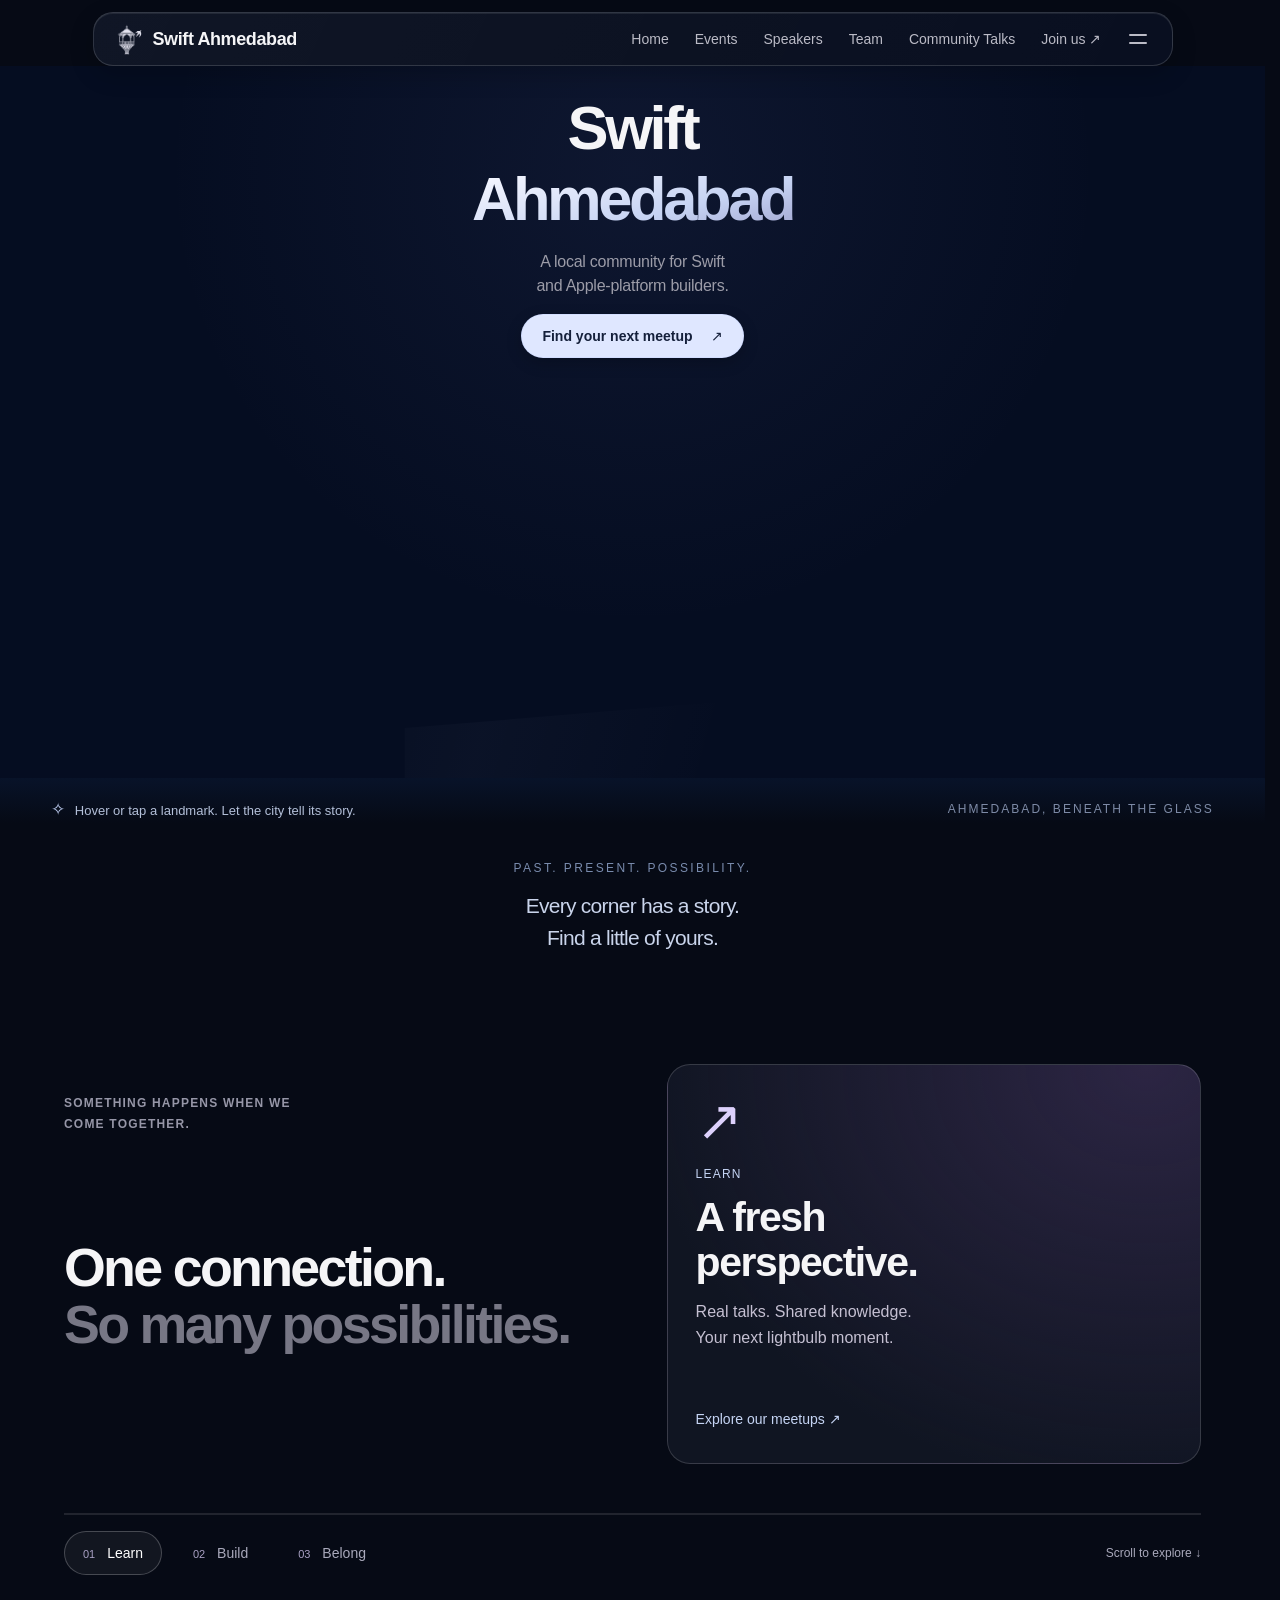
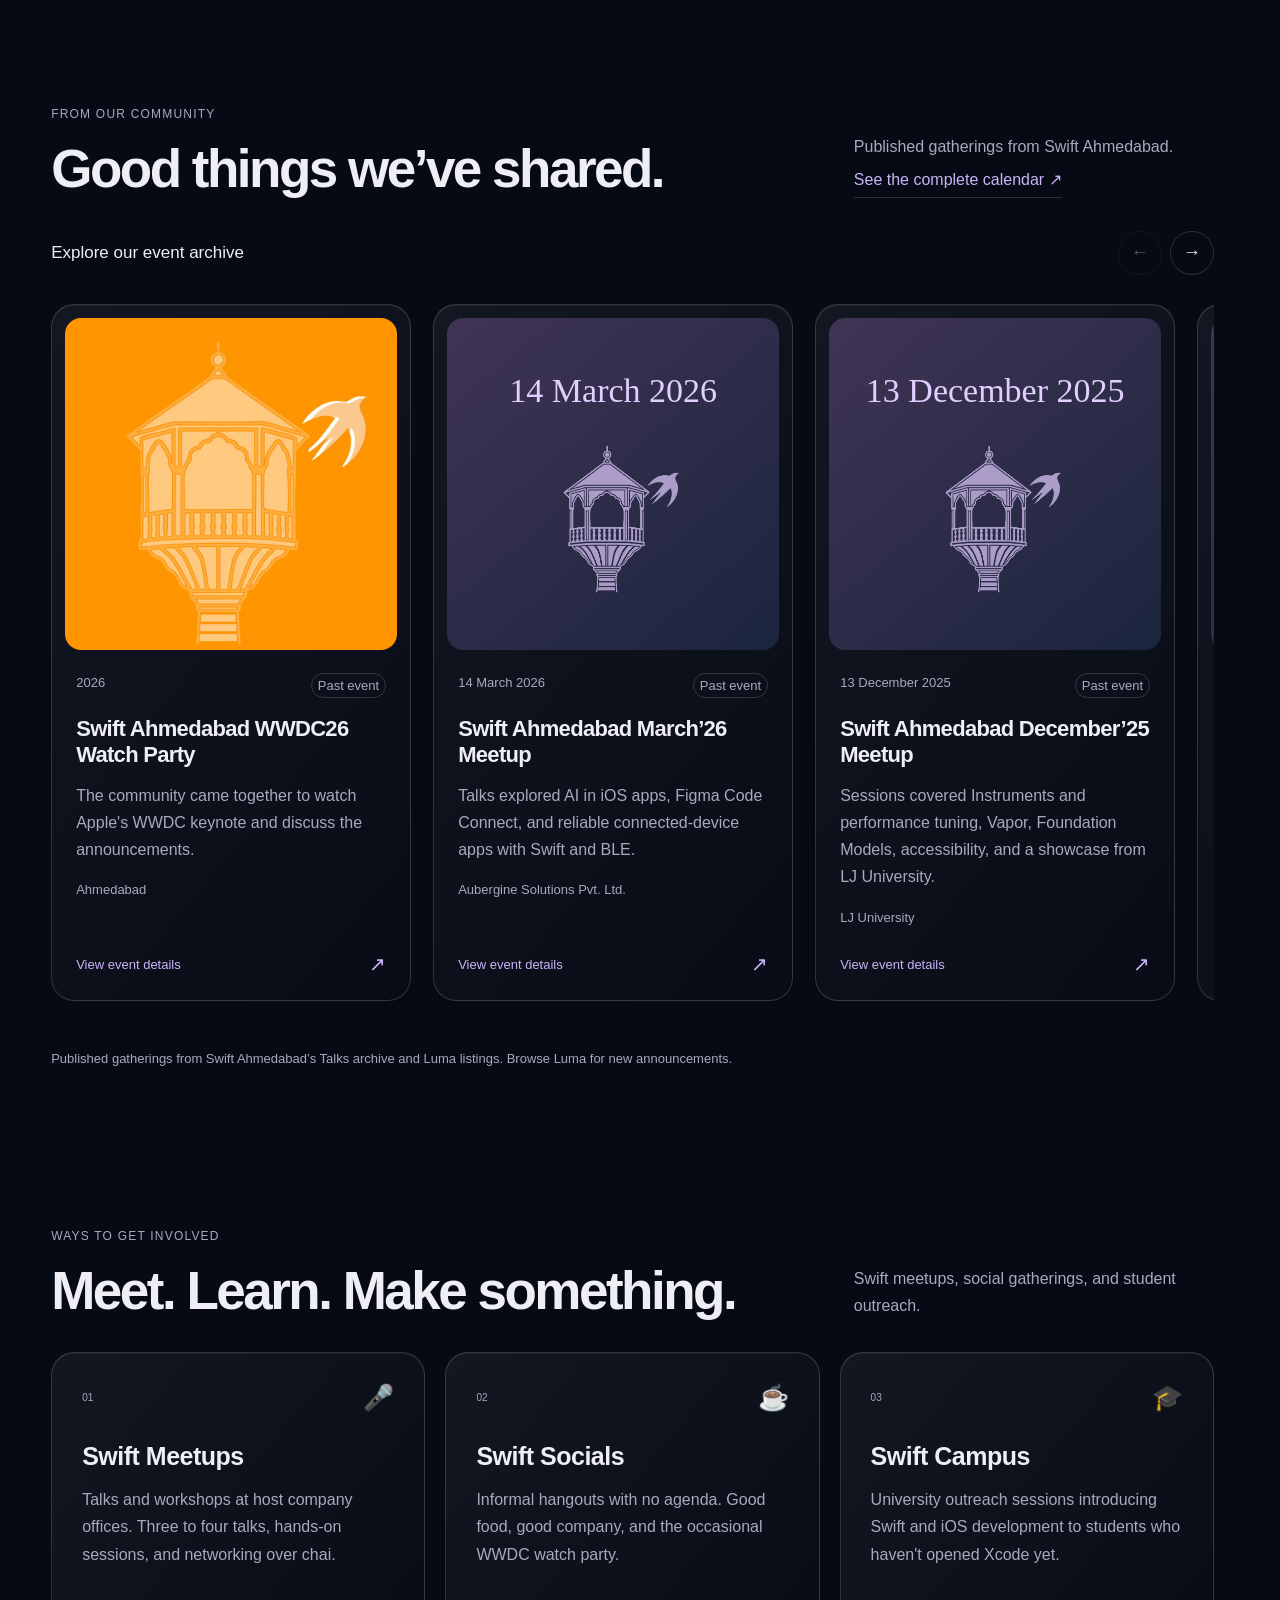
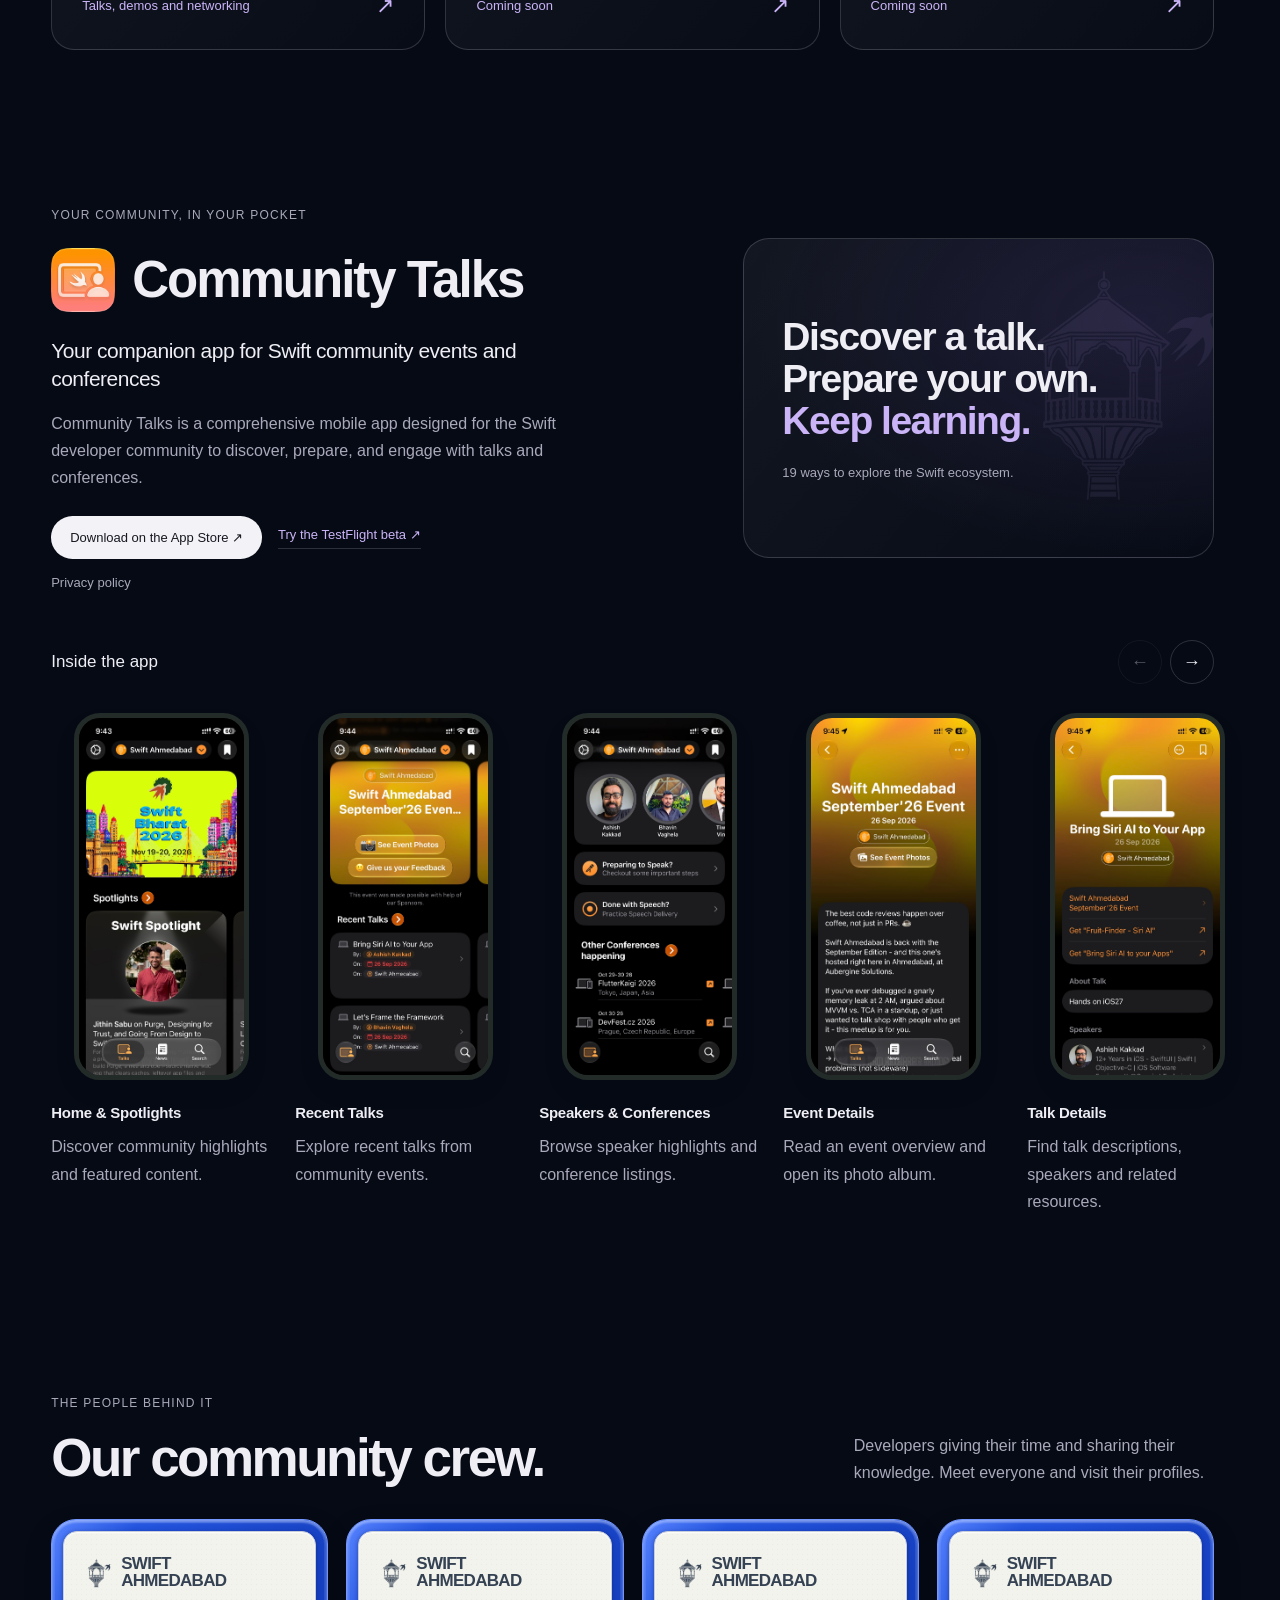
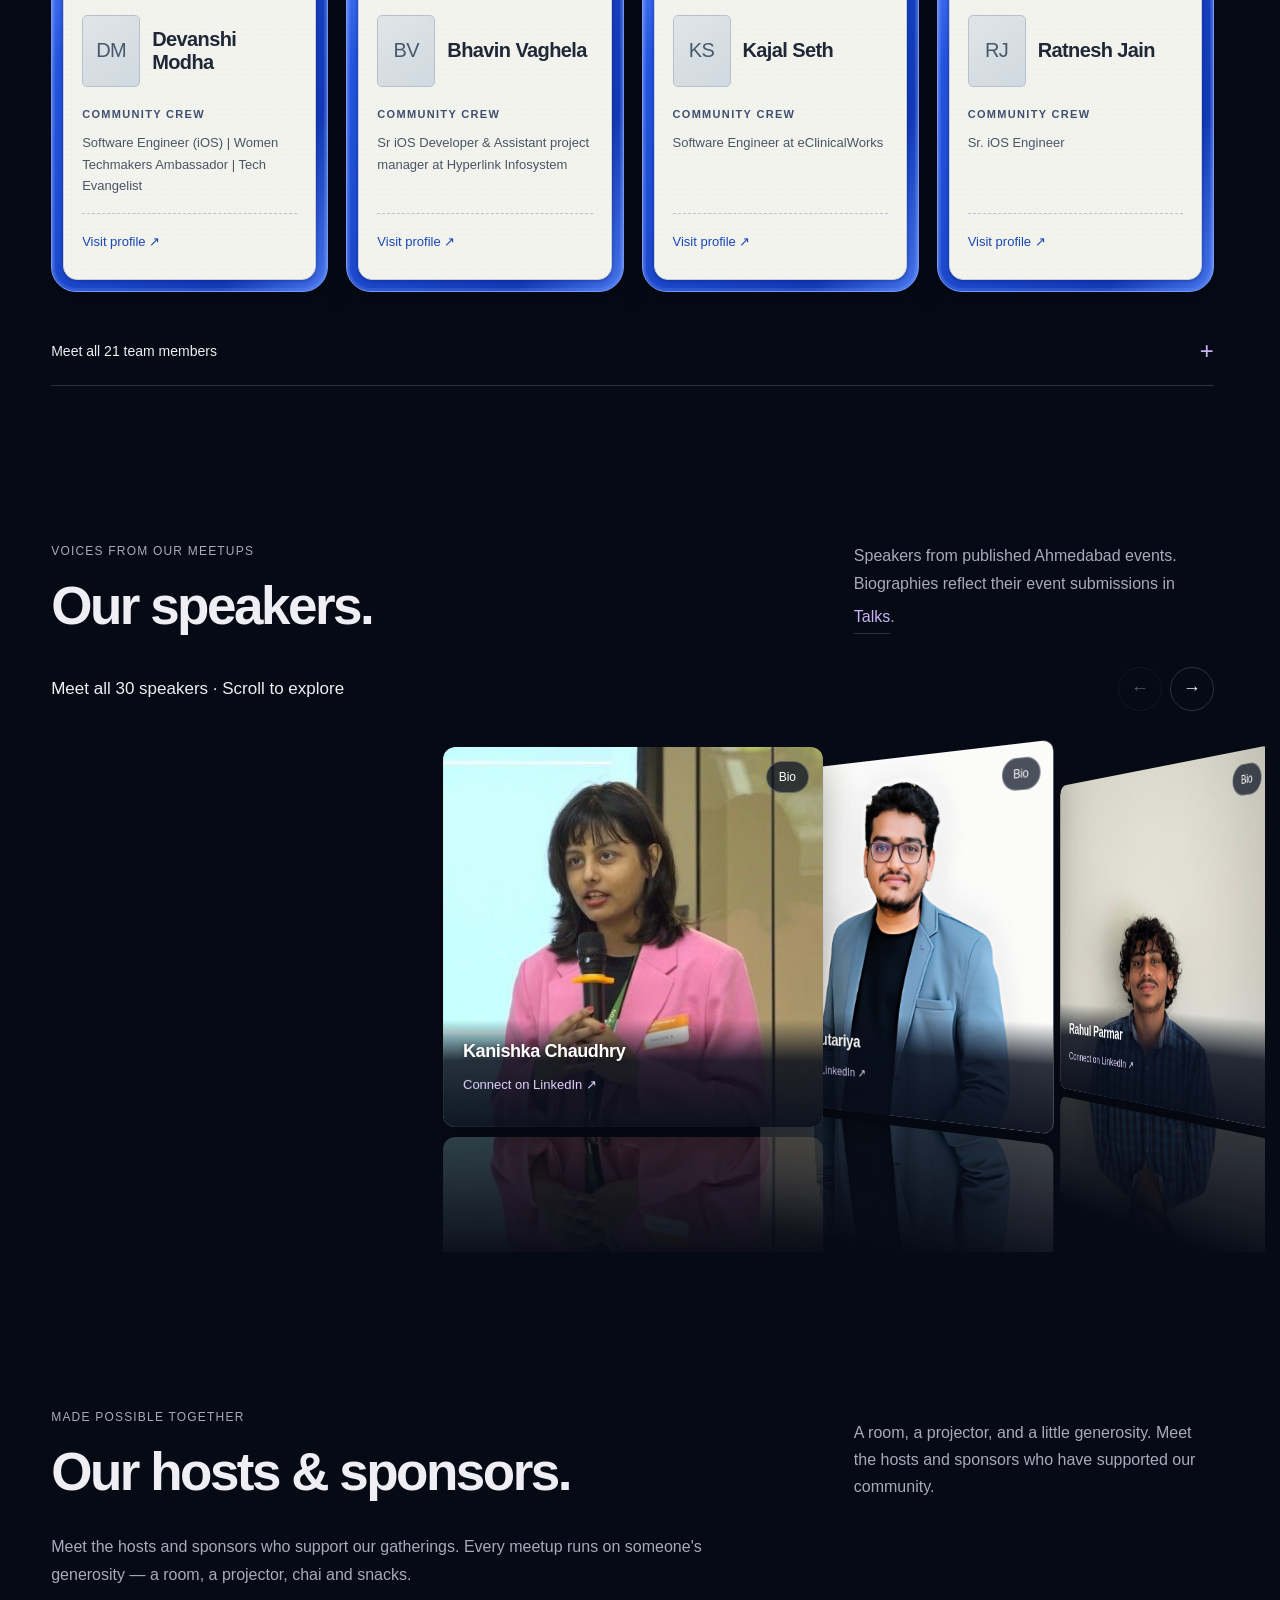
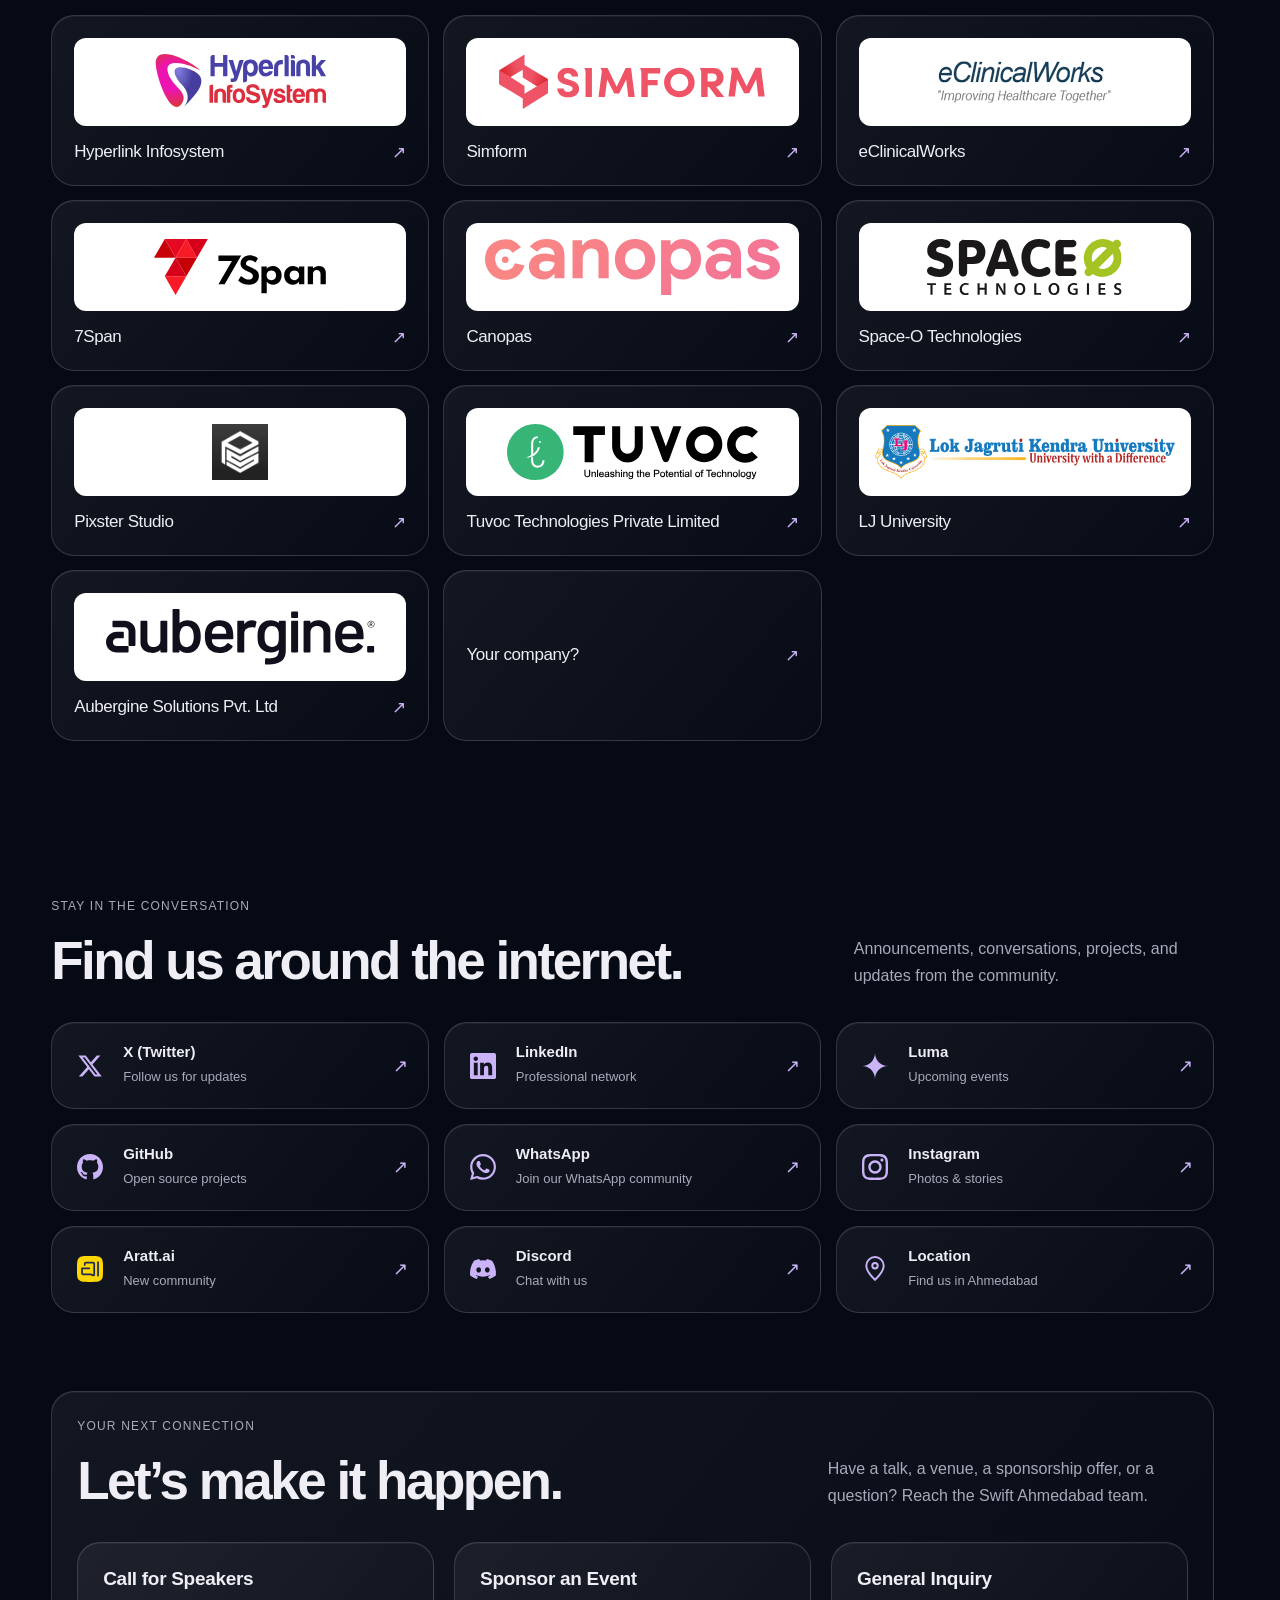
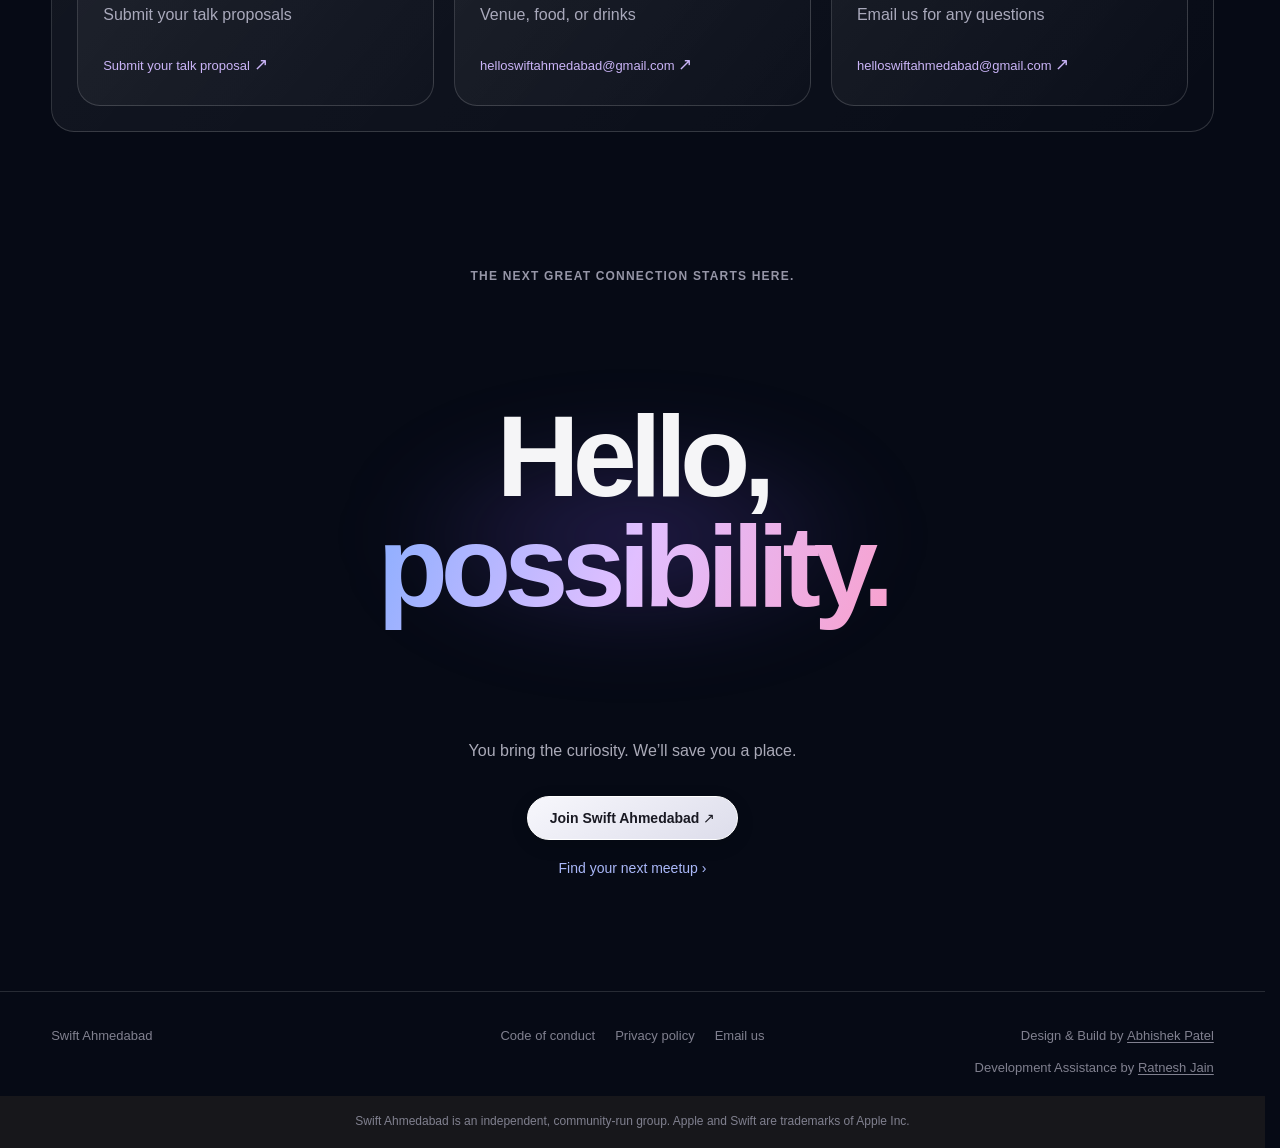
<file: index.html>
<!doctype html>
<html lang="en">
<head>
<meta charset="utf-8">
<meta name="viewport" content="width=device-width,initial-scale=1">
<title>Swift Ahmedabad · Swift developer community</title>
<meta name="description" content="Swift Ahmedabad: meetups, workshops, community events, our team, and Community Talks for Apple-platform developers.">
<link rel="icon" href="assets/swiftAhmedabad.jpg">
<link rel="stylesheet" href="designs.css?v=community-talks-connect-3">
<script src="designs.js?v=crew-profiles-1" defer></script>
<script type="module" src="cityscape.mjs?v=10"></script>
<script type="module" src="headline-glass.mjs?v=5"></script>
</head>
<body data-design="glass">
<a class="skip" href="#main">Skip to content</a>
<!-- RETIRED THEME CHOOSER — retained for restoration
<header class="comparison">
 <a href="#main" class="study-label"><svg aria-hidden="true"><use href="#bird"/></svg><span>SWIFT AHMEDABAD <b>COMMUNITY · INDIA</b></span></a>
 <div class="design-switch" role="group" aria-label="Choose a design">
  <button data-choice="glass" aria-pressed="true"><i></i><span>01</span> Liquid Night</button>
  <button data-choice="editorial" aria-pressed="false"><i></i><span>02</span> Open Studio</button>
  <button data-choice="aurora" aria-pressed="false"><i></i><span>03</span> City of Swift</button>
 </div>
 <span class="study-hint">MEET. BUILD. SHARE.</span>
</header>
-->
<div class="content-status" role="status" aria-live="polite" hidden><span>Loading community content…</span><button type="button" id="retry-content" hidden>Try again</button></div>
<noscript><p class="content-status">Enable JavaScript to view the team, events, and community directory. You can still <a href="https://lu.ma/user/swiftahmedabad">browse our event calendar</a>.</p></noscript>
<svg class="svg-defs" aria-hidden="true"><defs>
 <!-- One material treatment of the master keeps every reveal registered to the same pixels. -->
 <filter id="liquid-city-glass" color-interpolation-filters="sRGB"><feColorMatrix type="matrix" values=".1382 .4649 .0469 0 .005  .1531 .5149 .0520 0 .012  .2062 .6937 .0701 0 .043  0 0 0 1 0"/></filter>
 <mask id="ahmedabad-logo-mask" maskUnits="userSpaceOnUse" x="0" y="0" width="100" height="100" style="mask-type:alpha"><image href="assets/designs/ahmedabad-mark.png" width="100" height="100"/></mask>
 <symbol id="bird" viewBox="0 0 100 100"><rect width="100" height="100" mask="url(#ahmedabad-logo-mask)"/></symbol>
 <!-- Connect marks: existing bento brand paths; Luma from luma.com; confirmed Arattai geometry from its official producticon/arattai.svg. -->
 <symbol id="connect-twitter" viewBox="0 0 24 24"><path d="M18.244 2.25h3.308l-7.227 8.26 8.502 11.24H16.17l-5.214-6.817L4.99 21.75H1.68l7.73-8.835L1.254 2.25H8.08l4.713 6.231zm-1.161 17.52h1.833L7.084 4.126H5.117z"/></symbol>
 <symbol id="connect-linkedin" viewBox="0 0 24 24"><path d="M20.447 20.452h-3.554v-5.569c0-1.328-.027-3.037-1.852-3.037-1.853 0-2.136 1.445-2.136 2.939v5.667H9.351V9h3.414v1.561h.046c.477-.9 1.637-1.85 3.37-1.85 3.601 0 4.267 2.37 4.267 5.455v6.286zM5.337 7.433c-1.144 0-2.063-.926-2.063-2.065 0-1.138.92-2.063 2.063-2.063 1.14 0 2.064.925 2.064 2.063 0 1.139-.925 2.065-2.064 2.065zm1.782 13.019H3.555V9h3.564v11.452zM22.225 0H1.771C.792 0 0 .774 0 1.729v20.542C0 23.227.792 24 1.771 24h20.451C23.2 24 24 23.227 24 22.271V1.729C24 .774 23.2 0 22.222 0h.003z"/></symbol>
 <symbol id="connect-luma" viewBox="0 0 133 134"><path fill="currentColor" d="M133 67C96.282 67 66.5 36.994 66.5 0c0 36.994-29.782 67-66.5 67 36.718 0 66.5 30.006 66.5 67 0-36.994 29.782-67 66.5-67"></path></symbol>
 <symbol id="connect-github" viewBox="0 0 24 24"><path d="M12 0c-6.626 0-12 5.373-12 12 0 5.302 3.438 9.8 8.207 11.387.599.111.793-.261.793-.577v-2.234c-3.338.726-4.033-1.416-4.033-1.416-.546-1.387-1.333-1.756-1.333-1.756-1.089-.745.083-.729.083-.729 1.205.084 1.839 1.237 1.839 1.237 1.07 1.834 2.807 1.304 3.492.997.107-.775.418-1.305.762-1.604-2.665-.305-5.467-1.334-5.467-5.931 0-1.311.469-2.381 1.236-3.221-.124-.303-.535-1.524.117-3.176 0 0 1.008-.322 3.301 1.23.957-.266 1.983-.399 3.003-.404 1.02.005 2.047.138 3.006.404 2.291-1.552 3.297-1.23 3.297-1.23.653 1.653.242 2.874.118 3.176.77.84 1.235 1.911 1.235 3.221 0 4.609-2.807 5.624-5.479 5.921.43.372.823 1.102.823 2.222v3.293c0 .319.192.694.801.576 4.765-1.589 8.199-6.086 8.199-11.386 0-6.627-5.373-12-12-12z"/></symbol>
 <symbol id="connect-whatsapp" viewBox="0 0 24 24"><path d="M17.472 14.382c-.297-.149-1.758-.867-2.03-.967-.273-.099-.471-.148-.67.15-.197.297-.767.966-.94 1.164-.173.199-.347.223-.644.075-.297-.15-1.255-.463-2.39-1.475-.883-.788-1.48-1.761-1.653-2.059-.173-.297-.018-.458.13-.606.134-.133.298-.347.446-.52.149-.174.198-.298.298-.497.099-.198.05-.371-.025-.52-.075-.149-.669-1.612-.916-2.207-.242-.579-.487-.5-.669-.51-.173-.008-.371-.01-.57-.01-.198 0-.52.074-.792.372-.272.297-1.04 1.016-1.04 2.479 0 1.462 1.065 2.875 1.213 3.074.149.198 2.096 3.2 5.077 4.487.709.306 1.262.489 1.694.625.712.227 1.36.195 1.871.118.571-.085 1.758-.719 2.006-1.413.248-.694.248-1.289.173-1.413-.074-.124-.272-.198-.57-.347m-5.421 7.403h-.004a9.87 9.87 0 01-5.031-1.378l-.361-.214-3.741.982.998-3.648-.235-.374a9.86 9.86 0 01-1.51-5.26c.001-5.45 4.436-9.884 9.888-9.884 2.64 0 5.122 1.03 6.988 2.898a9.825 9.825 0 012.893 6.994c-.003 5.45-4.437 9.884-9.885 9.884m8.413-18.297A11.815 11.815 0 0012.05 0C5.495 0 .16 5.335.157 11.892c0 2.096.547 4.142 1.588 5.945L.057 24l6.305-1.654a11.882 11.882 0 005.683 1.448h.005c6.554 0 11.89-5.335 11.893-11.893a11.821 11.821 0 00-3.48-8.413z"/></symbol>
 <symbol id="connect-instagram" viewBox="0 0 24 24"><path d="M12 2.163c3.204 0 3.584.012 4.85.07 3.252.148 4.771 1.691 4.919 4.919.058 1.265.069 1.645.069 4.849 0 3.205-.012 3.584-.069 4.849-.149 3.225-1.664 4.771-4.919 4.919-1.266.058-1.644.07-4.85.07-3.204 0-3.584-.012-4.849-.07-3.26-.149-4.771-1.699-4.919-4.92-.058-1.265-.07-1.644-.07-4.849 0-3.204.013-3.583.07-4.849.149-3.227 1.664-4.771 4.919-4.919 1.266-.057 1.645-.069 4.849-.069zm0-2.163c-3.259 0-3.667.014-4.947.072-4.358.2-6.78 2.618-6.98 6.98-.059 1.281-.073 1.689-.073 4.948 0 3.259.014 3.668.072 4.948.2 4.358 2.618 6.78 6.98 6.98 1.281.058 1.689.072 4.948.072 3.259 0 3.668-.014 4.948-.072 4.354-.2 6.782-2.618 6.979-6.98.059-1.28.073-1.689.073-4.948 0-3.259-.014-3.667-.072-4.947-.196-4.354-2.617-6.78-6.979-6.98-1.281-.059-1.69-.073-4.949-.073zm0 5.838c-3.403 0-6.162 2.759-6.162 6.162s2.759 6.163 6.162 6.163 6.162-2.759 6.162-6.163c0-3.403-2.759-6.162-6.162-6.162zm0 10.162c-2.209 0-4-1.79-4-4 0-2.209 1.791-4 4-4s4 1.791 4 4c0 2.21-1.791 4-4 4zm6.406-11.845c-.796 0-1.441.645-1.441 1.44s.645 1.44 1.441 1.44c.795 0 1.439-.645 1.439-1.44s-.644-1.44-1.439-1.44z"/></symbol>
 <symbol id="connect-aratt" viewBox="0 0 1024 1024"><path fill="gold" d="M0,512C0,269.7,0,148.6,74.6,74.3,149.3,0,270.2,0,512,0S874.7,0,949.4,74.3c74.6,74.3,74.6,195.4,74.6,437.7s0,363.4-74.6,437.7c-74.6,74.3-195.5,74.3-437.4,74.3s-362.7,0-437.4-74.3C0,875.4,0,754.3,0,512Z" /><path fill="#1a2a5a" d="M636.3,800.6s0,0,0,0c-13.7,0-27.2-3.9-39.1-11.1l-54.3-33.3c-1.1-.7-2.3-1-3.6-1H237.2c-41.5,0-75.2-33.7-75.2-75.2v-190.7c0-18.9,15.3-34.2,34.2-34.2h289.8c18.9,0,34.2,15.3,34.2,34.2s-15.3,34.2-34.2,34.2h-255.6v156.5c0,3.8,3.1,6.8,6.8,6.8h302c13.9,0,27.4,3.8,39.3,11.1l54.3,33.2c2.3,1.4,4.6,1.4,6.9.1,2.3-1.3,3.5-3.3,3.5-6v-426.7c0-3.8-3.1-6.8-6.8-6.8h-290.1c-3.8,0-6.8,3.1-6.8,6.8v60.7c0,18.9-15.3,34.2-34.2,34.2s-34.2-15.3-34.2-34.2v-60.7c0-41.5,33.7-75.2,75.2-75.2h290.1c41.5,0,75.2,33.7,75.2,75.2v426.7c0,13.9-3.8,27.5-10.9,39.2-6.7,11-16.2,20.1-27.5,26.5-11.3,6.3-24,9.7-36.9,9.7Z" /><path fill="#1a2a5a" d="M827.8,812.8c-18.9,0-34.2-15.3-34.2-34.2V245.4c0-18.9,15.3-34.2,34.2-34.2s34.2,15.3,34.2,34.2v533.3c0,18.9-15.3,34.2-34.2,34.2Z" /></symbol>
 <symbol id="connect-discord" viewBox="0 0 24 24"><path d="M20.317 4.37a19.791 19.791 0 00-4.885-1.515.074.074 0 00-.079.037c-.21.375-.444.864-.608 1.25a18.27 18.27 0 00-5.487 0 12.64 12.64 0 00-.617-1.25.077.077 0 00-.079-.037A19.736 19.736 0 003.677 4.37a.07.07 0 00-.032.027C.533 9.046-.32 13.58.099 18.057a.082.082 0 00.031.057 19.9 19.9 0 005.993 3.03.078.078 0 00.084-.028 14.09 14.09 0 001.226-1.994.076.076 0 00-.041-.106 13.107 13.107 0 01-1.872-.892.077.077 0 01-.008-.128 10.2 10.2 0 00.372-.292.074.074 0 01.077-.01c3.928 1.793 8.18 1.793 12.062 0a.074.074 0 01.078.01c.12.098.246.198.373.292a.077.077 0 01-.006.127 12.299 12.299 0 01-1.873.892.077.077 0 00-.041.107c.36.698.772 1.362 1.225 1.993a.076.076 0 00.084.028 19.839 19.839 0 006.002-3.03.077.077 0 00.032-.054c.5-5.177-.838-9.674-3.549-13.66a.061.061 0 00-.031-.03zM8.02 15.33c-1.183 0-2.157-1.085-2.157-2.419 0-1.333.956-2.419 2.157-2.419 1.21 0 2.176 1.096 2.157 2.42 0 1.333-.956 2.418-2.157 2.418zm7.975 0c-1.183 0-2.157-1.085-2.157-2.419 0-1.333.955-2.419 2.157-2.419 1.21 0 2.176 1.096 2.157 2.42 0 1.333-.946 2.418-2.157 2.418z"/></symbol>
 <symbol id="connect-maps" viewBox="0 0 24 24"><path d="M12 22s8-7 8-13a8 8 0 1 0-16 0c0 6 8 13 8 13Z" fill="none" stroke="currentColor" stroke-width="1.8"/><circle cx="12" cy="9" r="2.5" fill="none" stroke="currentColor" stroke-width="1.8"/></symbol>
<!-- RETIRED OPEN STUDIO DEFINITION
 <linearGradient id="studio-fill" x1="0" y1="0" x2="1" y2="1"><stop stop-color="#ebb679"/><stop offset=".45" stop-color="#bf6359"/><stop offset="1" stop-color="#8d4364"/></linearGradient>
-->
<!-- RETIRED DECORATIVE DEFINITION
 <symbol id="star" viewBox="0 0 100 100"><path d="m50 0 9 32 26-17-17 26 32 9-32 9 17 26-26-17-9 32-9-32-26 17 17-26L0 50l32-9-17-26 26 17Z"/></symbol>
-->
<!-- RETIRED DECORATIVE DEFINITION
 <symbol id="code" viewBox="0 0 24 24"><path d="m8 5-7 7 7 7m8-14 7 7-7 7m-3-17-2 24" fill="none" stroke="currentColor" stroke-width="1.5"/></symbol>
-->
<!-- RETIRED DECORATIVE DEFINITION
 <linearGradient id="glass-fill" x1="0" y1="0" x2="1" y2="1"><stop stop-color="#fff"/><stop offset=".32" stop-color="#c7ecff"/><stop offset=".56" stop-color="#ac9bf4"/><stop offset=".76" stop-color="#ffe6ee"/><stop offset="1" stop-color="#fff"/></linearGradient>
-->
</defs></svg>
<main id="main">
<!-- Liquid Night: one registered city composition with eight independent reveals. -->
<div class="world liquid-world" id="world-glass">
 <nav class="liquid-nav" aria-label="Main navigation">
  <div class="liquid-nav-inner">
   <a class="liquid-brand" href="#liquid-top" aria-label="Swift Ahmedabad home"><svg aria-hidden="true"><use href="#bird"/></svg>Swift Ahmedabad</a>
   <div class="liquid-nav-links">
    <a href="#liquid-top">Home</a><a href="#glass-events">Events</a><a href="#glass-speakers">Speakers</a><a href="#glass-team">Team</a><a href="#glass-app">Community Talks</a><a class="liquid-nav-join" href="https://chat.whatsapp.com/FlZuWzMf8ak8C8yAmfRRVf" target="_blank" rel="noopener noreferrer" data-link="whatsapp">Join us ↗</a>
    <details class="section-menu">
     <summary aria-label="Navigation menu"><span class="nav-menu-icon" aria-hidden="true"></span></summary>
     <div><a href="#liquid-top">Home</a><a href="#glass-events">Events</a><a href="#glass-speakers">Speakers</a><a href="#glass-team">Team</a><a href="#glass-app">Community Talks</a><a href="#glass-sponsors">Hosts & sponsors</a><a href="#glass-connect">Connect</a><a href="#glass-contact">Contact</a><a href="https://chat.whatsapp.com/FlZuWzMf8ak8C8yAmfRRVf" target="_blank" rel="noopener noreferrer" data-link="whatsapp">Join us ↗</a><button type="button" class="city-rotation" hidden>Pause city name rotation</button></div>
    </details>
   </div>
  </div>
 </nav>
 <section class="liquid-hero" id="liquid-top">
  <section class="liquid-cityscape" id="liquid-city" data-cityscape data-expanded-copy="true" aria-label="Explore Ahmedabad’s landmarks">
   <div class="liquid-hero-copy">
    <div class="city-title">
     <h1 aria-label="Swift Ahmedabad">Swift<span class="city-words" aria-hidden="true"><span lang="en" class="current">Ahmedabad</span><span lang="gu" hidden>અમદાવાદ</span><span lang="hi" hidden>अहमदाबाद</span></span></h1>
    </div>
    <p class="city-hero-subtitle">A local community for Swift and Apple-platform builders.</p><a class="liquid-button" href="https://lu.ma/user/swiftahmedabad" target="_blank" rel="noopener noreferrer" data-link="luma">Find your next meetup <span aria-hidden="true">↗</span></a>
   </div>
   <div class="cityscape-viewport"><div class="cityscape-stage">
    <picture class="cityscape-master" aria-hidden="true"><source media="(max-width: 767px)" srcset="assets/designs/liquid-city-portrait-v3.webp" width="900" height="1200"><img class="cityscape-base" src="assets/designs/liquid-city-desktop-v3.webp" width="1672" height="941" alt="" fetchpriority="high" decoding="async"></picture>
    <div class="cityscape-atmosphere" aria-hidden="true"></div>
    <div class="cityscape-artwork" aria-hidden="true">
     <div class="city-piece landmark-pol" data-artwork="pol"><picture><source media="(max-width: 767px)" data-color-src="assets/designs/liquid-city-portrait-v3.webp"><img class="landmark-color" data-color-src="assets/designs/liquid-city-desktop-v3.webp" width="1672" height="941" alt="" decoding="async" hidden></picture></div>
     <div class="city-piece landmark-jaali" data-artwork="jaali"><picture><source media="(max-width: 767px)" data-color-src="assets/designs/liquid-city-portrait-v3.webp"><img class="landmark-color" data-color-src="assets/designs/liquid-city-desktop-v3.webp" width="1672" height="941" alt="" decoding="async" hidden></picture></div>
     <div class="city-piece landmark-gate" data-artwork="gate"><picture><source media="(max-width: 767px)" data-color-src="assets/designs/liquid-city-portrait-v3.webp"><img class="landmark-color" data-color-src="assets/designs/liquid-city-desktop-v3.webp" width="1672" height="941" alt="" decoding="async" hidden></picture></div>
     <div class="city-piece landmark-chabutra" data-artwork="chabutra"><picture><source media="(max-width: 767px)" data-color-src="assets/designs/liquid-city-portrait-v3.webp"><img class="landmark-color" data-color-src="assets/designs/liquid-city-desktop-v3.webp" width="1672" height="941" alt="" decoding="async" hidden></picture></div>
     <div class="city-piece landmark-stadium" data-artwork="stadium"><picture><source media="(max-width: 767px)" data-color-src="assets/designs/liquid-city-portrait-v3.webp"><img class="landmark-color" data-color-src="assets/designs/liquid-city-desktop-v3.webp" width="1672" height="941" alt="" decoding="async" hidden></picture></div>
     <div class="city-piece landmark-ashram" data-artwork="ashram"><picture><source media="(max-width: 767px)" data-color-src="assets/designs/liquid-city-portrait-v3.webp"><img class="landmark-color" data-color-src="assets/designs/liquid-city-desktop-v3.webp" width="1672" height="941" alt="" decoding="async" hidden></picture></div>
     <div class="city-piece landmark-stepwell" data-artwork="stepwell"><picture><source media="(max-width: 767px)" data-color-src="assets/designs/liquid-city-portrait-v3.webp"><img class="landmark-color" data-color-src="assets/designs/liquid-city-desktop-v3.webp" width="1672" height="941" alt="" decoding="async" hidden></picture></div>
     <div class="city-piece landmark-bridge" data-artwork="bridge"><picture><source media="(max-width: 767px)" data-color-src="assets/designs/liquid-city-portrait-v3.webp"><img class="landmark-color" data-color-src="assets/designs/liquid-city-desktop-v3.webp" width="1672" height="941" alt="" decoding="async" hidden></picture></div>
    </div>
    <div class="cityscape-sheen" aria-hidden="true"></div>
    <div class="cityscape-hotspots" role="group" aria-label="Ahmedabad landmarks" aria-describedby="cityscape-hint">
     <div class="city-target hotspot-pol"><button class="city-hotspot" type="button" data-landmark="pol" data-title="Old-city pols" data-description="Traditional neighbourhoods bring closely grouped homes, carved facades and shared community spaces together." aria-label="Explore Old-city pols" aria-controls="landmark-information" aria-expanded="false"></button></div>
     <div class="city-target hotspot-jaali"><button class="city-hotspot" type="button" data-landmark="jaali" data-title="Sidi Saiyyed jaali" data-description="The Tree of Life lattice turns carved stone into a delicate pattern of intertwining branches." aria-label="Explore Sidi Saiyyed jaali" aria-controls="landmark-information" aria-expanded="false"></button></div>
     <div class="city-target hotspot-gate"><button class="city-hotspot" type="button" data-landmark="gate" data-title="Teen Darwaza" data-description="Three grand arches mark one of Ahmedabad’s historic gateways." aria-label="Explore Teen Darwaza" aria-controls="landmark-information" aria-expanded="false"></button></div>
     <div class="city-target hotspot-chabutra"><button class="city-hotspot" type="button" data-landmark="chabutra" data-title="The chabutra" data-description="These bird-feeding towers express the old city’s tradition of caring for its birds." aria-label="Explore The chabutra" aria-controls="landmark-information" aria-expanded="false"></button></div>
     <div class="city-target hotspot-stadium"><button class="city-hotspot" type="button" data-landmark="stadium" data-title="Narendra Modi Stadium" data-description="Motera’s cricket stadium brings Ahmedabad together around the game." aria-label="Explore Narendra Modi Stadium" aria-controls="landmark-information" aria-expanded="false"></button></div>
     <div class="city-target hotspot-ashram"><button class="city-hotspot" type="button" data-landmark="ashram" data-title="Sabarmati Ashram" data-description="Hriday Kunj was Gandhi’s home within the Sabarmati Ashram." aria-label="Explore Sabarmati Ashram" aria-controls="landmark-information" aria-expanded="false"></button></div>
     <div class="city-target hotspot-stepwell"><button class="city-hotspot" type="button" data-landmark="stepwell" data-title="Adalaj Stepwell" data-description="Near Ahmedabad, carved galleries and descending stairs lead into Adalaj’s historic stepwell." aria-label="Explore Adalaj Stepwell" aria-controls="landmark-information" aria-expanded="false"></button></div>
     <div class="city-target hotspot-bridge"><button class="city-hotspot" type="button" data-landmark="bridge" data-title="Atal Bridge" data-description="A pedestrian bridge connects the two banks of the Sabarmati River." aria-label="Explore Atal Bridge" aria-controls="landmark-information" aria-expanded="false"></button></div>
    </div>

   </div></div>
   <div class="cityscape-caption"><p id="cityscape-hint"><span aria-hidden="true">✧</span> Hover or tap a landmark. Let the city tell its story.</p><span>AHMEDABAD, BENEATH THE GLASS</span></div>
   <div class="landmark-info-slot"><div class="cityscape-rest-note" aria-hidden="true"><span>PAST. PRESENT. POSSIBILITY.</span><p>Every corner has a story.<br>Find a little of yours.</p></div><div class="landmark-information" id="landmark-information" aria-labelledby="landmark-title" hidden><button type="button" data-landmark-close aria-label="Close landmark details">×</button><div><p class="landmark-eyebrow">A LITTLE OF AHMEDABAD</p><h2 id="landmark-title" data-landmark-title>Explore Ahmedabad</h2><p data-landmark-story>Hover or tap a landmark to discover its story.</p></div></div></div>
   <p class="visually-hidden" data-landmark-announcement role="status" aria-live="polite" aria-atomic="true"></p>
   <div class="cityscape-fallback" hidden><p>The illustration couldn’t load. Ahmedabad’s stories are still here.</p><ul><li><strong>Old-city pols</strong> — Traditional neighbourhoods bring closely grouped homes, carved facades and shared community spaces together.</li><li><strong>Sidi Saiyyed jaali</strong> — The Tree of Life lattice turns carved stone into a delicate pattern of intertwining branches.</li><li><strong>Teen Darwaza</strong> — Three grand arches mark one of Ahmedabad’s historic gateways.</li><li><strong>The chabutra</strong> — These bird-feeding towers express the old city’s tradition of caring for its birds.</li><li><strong>Narendra Modi Stadium</strong> — Motera’s cricket stadium brings Ahmedabad together around the game.</li><li><strong>Sabarmati Ashram</strong> — Hriday Kunj was Gandhi’s home within the Sabarmati Ashram.</li><li><strong>Adalaj Stepwell</strong> — Near Ahmedabad, carved galleries and descending stairs lead into Adalaj’s historic stepwell.</li><li><strong>Atal Bridge</strong> — A pedestrian bridge connects the two banks of the Sabarmati River.</li></ul></div>
   <noscript><p class="cityscape-fallback">Sidi Saiyyed jaali · Old-city pols · Teen Darwaza · Chabutra · Narendra Modi Stadium · Sabarmati Ashram · Adalaj Stepwell · Atal Bridge. Enable JavaScript to explore their stories and natural colors.</p></noscript>
  </section>

 </section>

 <section class="liquid-story" id="liquid-story" aria-label="Learn, build, belong">
  <div class="story-pin"><div class="story-intro"><p class="liquid-kicker">SOMETHING HAPPENS WHEN WE COME TOGETHER.</p><div class="story-heading"><h2>One connection.<br><span>So many possibilities.</span></h2></div></div>
   <div class="story-deck">
    <article class="story-card learn-card" id="story-learn"><div class="story-symbol" aria-hidden="true">↗</div><span class="story-number">LEARN</span><h3>A fresh<br>perspective.</h3><p>Real talks. Shared knowledge.<br>Your next lightbulb moment.</p><a href="https://lu.ma/user/swiftahmedabad" target="_blank" rel="noopener noreferrer" data-link="luma">Explore our meetups ↗</a></article>
    <article class="story-card build-card" id="story-build"><div class="story-symbol" aria-hidden="true">⌘</div><span class="story-number">BUILD</span><h3>Make something<br>that matters.</h3><p>Bring a side project.<br>Leave with new possibilities.</p><a href="https://github.com/swift-ahmedabad/" target="_blank" rel="noopener noreferrer" data-link="github">Explore our GitHub ↗</a></article>
    <article class="story-card belong-card" id="story-belong"><div class="story-symbol" aria-hidden="true">✳</div><span class="story-number">BELONG</span><h3>Your people.<br>Your place.</h3><p>From your first line of Swift<br>to your next big idea.</p><a href="https://chat.whatsapp.com/FlZuWzMf8ak8C8yAmfRRVf" target="_blank" rel="noopener noreferrer" data-link="whatsapp">Meet the community ↗</a></article>
   </div>
   <div class="story-controls" role="group" aria-label="Story chapters">
    <button type="button" data-story-step="0" aria-controls="story-learn" aria-pressed="true"><span>01</span> Learn</button>
    <button type="button" data-story-step="1" aria-controls="story-build" aria-pressed="false"><span>02</span> Build</button>
    <button type="button" data-story-step="2" aria-controls="story-belong" aria-pressed="false"><span>03</span> Belong</button>
    <span class="story-scroll-hint">Scroll to explore <span aria-hidden="true">↓</span></span>
   </div>
  </div>
 </section>

 <section class="community-section community-events" id="glass-events"><div class="community-heading"><div><p class="community-eyebrow">FROM OUR COMMUNITY</p><h2>Good things we’ve shared.</h2></div><p>Published gatherings from Swift Ahmedabad. <a href="https://lu.ma/user/swiftahmedabad" target="_blank" rel="noopener noreferrer" data-link="luma">See the complete calendar ↗</a></p></div><div data-content="events"><p class="loading-copy">Loading community content…</p></div></section>

 <section class="community-section community-programs" id="glass-programs"><div class="community-heading"><div><p class="community-eyebrow">WAYS TO GET INVOLVED</p><h2>Meet. Learn. Make something.</h2></div><p>Swift meetups, social gatherings, and student outreach.</p></div><div data-content="programs"><p class="loading-copy">Loading community content…</p></div></section>


 <section class="community-section community-app" id="glass-app"><div data-content="app"><p class="loading-copy">Loading Community Talks…</p></div></section>

 <section class="community-section community-team" id="glass-team"><div class="community-heading"><div><p class="community-eyebrow">THE PEOPLE BEHIND IT</p><h2>Our community crew.</h2></div><p>Developers giving their time and sharing their knowledge. Meet everyone and visit their profiles.</p></div><div data-content="team"><p class="loading-copy">Loading community content…</p></div></section>

 <section class="community-section community-speakers" id="glass-speakers"><div class="community-heading"><div><p class="community-eyebrow">VOICES FROM OUR MEETUPS</p><h2>Our speakers.</h2></div><p>Speakers from published Ahmedabad events. Biographies reflect their event submissions in <a href="https://github.com/Swift-Ahmedabad/Talks/tree/617e9de2b07eacf132da829cbbb272cc8a44bc74/Swift-Ahmedabad" target="_blank" rel="noopener noreferrer">Talks</a>.</p></div><div data-content="speakers"><p class="loading-copy">Loading speaker profiles…</p></div></section>

 <section class="community-section community-sponsors" id="glass-sponsors"><div class="community-heading"><div><p class="community-eyebrow">MADE POSSIBLE TOGETHER</p><h2>Our hosts & sponsors.</h2></div><p>A room, a projector, and a little generosity. Meet the hosts and sponsors who have supported our community.</p></div><div data-content="sponsors"><p class="loading-copy">Loading community content…</p></div></section>

 <section class="community-section community-connect" id="glass-connect"><div class="community-heading"><div><p class="community-eyebrow">STAY IN THE CONVERSATION</p><h2>Find us around the internet.</h2></div><p>Announcements, conversations, projects, and updates from the community.</p></div><div data-content="connect"><p class="loading-copy">Loading community content…</p></div></section>

 <section class="community-section contact-panel" id="glass-contact"><div class="community-heading"><div><p class="community-eyebrow">YOUR NEXT CONNECTION</p><h2>Let’s make it happen.</h2></div><p>Have a talk, a venue, a sponsorship offer, or a question? Reach the Swift Ahmedabad team.</p></div><div data-content="contact"><p class="loading-copy">Loading community content…</p></div></section>
 <section class="liquid-join" id="liquid-join"><div class="join-glow"></div><p class="liquid-kicker">THE NEXT GREAT CONNECTION STARTS HERE.</p><div class="headline-glass" data-headline-glass><h2>Hello,<br><span>possibility.</span></h2></div><p>You bring the curiosity. We’ll save you a place.</p><a class="liquid-button" href="https://chat.whatsapp.com/FlZuWzMf8ak8C8yAmfRRVf" target="_blank" rel="noopener noreferrer" data-link="whatsapp">Join Swift Ahmedabad ↗</a><a class="liquid-secondary" href="https://lu.ma/user/swiftahmedabad" target="_blank" rel="noopener noreferrer" data-link="luma">Find your next meetup ›</a></section>
</div>
<!-- 02 · Open Studio: a community home inspired by Swift Pune’s layout. -->
<!-- RETIRED EDITORIAL THEME — source retained, no active DOM or asset requests
<div class="world mag-world" id="world-editorial" hidden>
 <nav class="mag-nav mag-wrap" aria-label="Open Studio navigation">
  <a class="mag-brand" href="#mag-top"><svg aria-hidden="true"><use href="#bird"/></svg><span>Swift Ahmedabad<small>Apple-platform builders · India</small></span></a>
  <div><details class="section-menu"><summary>Explore <span aria-hidden="true">⌄</span></summary><div><a href="#mag-gatherings">Programs</a><a href="#editorial-events">Events</a><a href="#editorial-team">Our team</a><a href="#editorial-sponsors">Hosts & sponsors</a><a href="#editorial-app">Talks app</a><a href="#editorial-connect">Connect</a><a href="#editorial-contact">Contact</a></div></details><a href="#mag-gatherings">Programs</a><a href="#editorial-events">Meetups</a><a href="#editorial-team">Core team</a><a class="mag-nav-join" href="https://chat.whatsapp.com/FlZuWzMf8ak8C8yAmfRRVf" target="_blank" rel="noopener noreferrer" data-link="whatsapp">Join WhatsApp <span>↗</span></a></div>
 </nav>
 <section class="mag-hero mag-wrap" id="mag-top">
  <div class="mag-identity"><div class="mag-logo-orbit"><svg role="img" aria-label="Swift Ahmedabad chabutra and Swift bird"><use href="#bird"/></svg></div><p>Swift <strong>Ahmedabad</strong><span>Built here. Shared with everyone.</span></p><span class="mag-identity-note">23.02° N · 72.57° E</span></div>
  <div class="mag-intro"><p class="mag-eyebrow">// Swift · SwiftUI · Ahmedabad</p><h1>Apple-platform<br>builders.<br><span>One community.</span></h1><p data-community-description>A community of Apple-platform engineers, designers and students in Ahmedabad.</p><div class="mag-actions"><a class="mag-button" href="https://chat.whatsapp.com/FlZuWzMf8ak8C8yAmfRRVf" target="_blank" rel="noopener noreferrer" data-link="whatsapp">Join the WhatsApp group <span>↗</span></a><a class="mag-secondary" href="https://www.linkedin.com/company/swift-ahmedabad/" target="_blank" rel="noopener noreferrer" data-link="linkedin">Follow on LinkedIn</a></div><ul class="mag-at-glance" aria-label="Community at a glance"><li><b>Swift</b> meetups</li><li><b>Hands-on</b> learning</li><li><b>First-time</b> speakers welcome</li><li><b>Everyone</b> belongs</li></ul></div>
 </section>
 <section class="community-section community-programs" id="mag-gatherings"><div class="community-heading"><div><p class="community-eyebrow">// community.programs</p><h2>A little learning.<br><span>A lot of connection.</span></h2></div><p>Talks, workshops, and conversations over chai. Explore what we run, and what we’re bringing to the community next.</p></div><div data-content="programs"><p class="loading-copy">Loading our programs…</p></div></section>
 <section class="community-section community-events" id="editorial-events"><div class="community-heading"><div><p class="community-eyebrow">// meetups.archive</p><h2>From the <span>community.</span></h2></div><p>Some of the gatherings we’ve shared. <a href="https://lu.ma/user/swiftahmedabad" target="_blank" rel="noopener noreferrer" data-link="luma">Full calendar & new announcements ↗</a></p></div><div data-content="events"><p class="loading-copy">Loading community content…</p></div></section>
 <section class="community-section community-team" id="editorial-team"><div class="community-heading"><div><p class="community-eyebrow">// community.crew</p><h2>The people <span>behind it.</span></h2></div><p>Developers who make time for the community. Meet our crew, learn what they’re building, and connect on LinkedIn.</p></div><div data-content="team"><p class="loading-copy">Loading community content…</p></div><a class="mag-talk-link" href="https://forms.gle/xJz2qssaaXnyPX9z8" target="_blank" rel="noopener noreferrer" data-link="speak">Have something to share? Pitch your first talk ↗</a></section>
 <section class="community-section community-sponsors" id="editorial-sponsors"><div class="community-heading"><div><p class="community-eyebrow">// hosts.history</p><h2>Good people.<br><span>Generous hosts.</span></h2></div><p>Meet the companies that have supported Swift Ahmedabad with space, hospitality, and a place to learn together.</p></div><div class="mag-hosts-layout"><aside class="mag-host-note"><p class="mag-eyebrow">a_note_to_future_hosts.swift</p><h3>Make room for<br>your local community.</h3><p>A room, a projector, and a few cups of chai can bring a whole community together.</p><p>Have a space to offer or want to support our next meetup? Tell us what you have in mind. We’ll work out the details together.</p><a class="sponsor-mail-link" href="mailto:helloswiftahmedabad@gmail.com">Let’s host something together ↗</a><small>— The Swift Ahmedabad crew</small></aside><div data-content="sponsors"><p class="loading-copy">Loading community content…</p></div></div></section>
 <section class="community-section community-app" id="editorial-app"><div data-content="app"><p class="loading-copy">Loading the Talks app…</p></div></section>
 <div class="community-section community-year-stats" aria-label="Community statistics"><p class="community-eyebrow">// our_community_in_<span data-year>2025</span></p><div data-content="stats"></div></div>
 <section class="community-section community-connect" id="editorial-connect"><div class="community-heading"><div><p class="community-eyebrow">// say_hello</p><h2>Keep the <span>conversation going.</span></h2></div><p>Join the WhatsApp group for community conversations. Find events, projects, and updates across our channels.</p></div><div data-content="connect"><p class="loading-copy">Loading community content…</p></div></section>
 <section class="community-section community-contact" id="editorial-contact"><div class="community-heading"><div><p class="community-eyebrow">// contribute</p><h2>There’s room <span>for your idea.</span></h2></div><p>Speak at a meetup, support the community, or simply say hello.</p></div><div data-content="contact"><p class="loading-copy">Loading community content…</p></div></section>
 <footer class="mag-footer mag-wrap"><div class="mag-footer-brand"><svg aria-hidden="true"><use href="#bird"/></svg><div><strong>Swift Ahmedabad</strong><p>// Code, chai, and good company.</p></div></div><div class="mag-footer-columns"><div><h3>SHOW UP</h3><a href="https://chat.whatsapp.com/FlZuWzMf8ak8C8yAmfRRVf" target="_blank" rel="noopener noreferrer" data-link="whatsapp">WhatsApp group ↗</a><a href="#mag-gatherings">Our programs</a><a href="#editorial-events">Meetups & events</a></div><div><h3>CONTRIBUTE</h3><a href="https://forms.gle/xJz2qssaaXnyPX9z8" target="_blank" rel="noopener noreferrer" data-link="speak">Pitch a talk ↗</a><a class="sponsor-mail-link" href="mailto:helloswiftahmedabad@gmail.com">Host a meetup</a><a href="#editorial-team">Meet the crew</a></div><div><h3>FOLLOW</h3><a href="https://www.linkedin.com/company/swift-ahmedabad/" target="_blank" rel="noopener noreferrer" data-link="linkedin">LinkedIn ↗</a><a href="https://www.instagram.com/swift.ahmedabad/" target="_blank" rel="noopener noreferrer" data-link="instagram">Instagram ↗</a><a href="https://github.com/swift-ahmedabad/" target="_blank" rel="noopener noreferrer" data-link="github">GitHub ↗</a></div><div><h3>CARE</h3><a href="code-of-conduct.html">Code of conduct</a><a href="privacy-policy.html">Privacy policy</a><a href="mailto:helloswiftahmedabad@gmail.com" data-link="email">Email the team</a></div></div><div class="mag-footer-bottom"><span>Independent. Community-led.</span><span>Made in Ahmedabad · IST</span></div></footer>
</div>
-->
<!-- 03 · City of Swift: an Ahmedabad landmark poster inspired by Swift Bharat. -->
<!-- RETIRED AURORA THEME — source retained, no active DOM or asset requests
<div class="world lounge-world" id="world-aurora" hidden>
 <nav class="city-dock" aria-label="Quick community navigation" hidden inert>
  <a class="city-dock-home" href="#lounge-top" aria-label="Back to the top"><svg aria-hidden="true"><use href="#bird"/></svg></a>
  <a href="#aurora-events">Meetups</a><a href="#lounge-room">Community</a><a class="city-dock-join" href="https://chat.whatsapp.com/FlZuWzMf8ak8C8yAmfRRVf" target="_blank" rel="noopener noreferrer" data-link="whatsapp">Join <span aria-hidden="true">↗</span></a>
 </nav>
 <nav class="lounge-nav" aria-label="City of Swift navigation"><a class="lounge-brand" href="#lounge-top"><svg aria-hidden="true"><use href="#bird"/></svg><div>Swift Ahmedabad<small>CODE. CHAI. COMMUNITY.</small></div></a><div><details class="section-menu"><summary>Explore <span aria-hidden="true">⌄</span></summary><div><a href="#aurora-city">Our city</a><a href="#aurora-events">Meetups</a><a href="#aurora-team">Our crew</a><a href="#aurora-app">Talks app</a><a href="#aurora-sponsors">Hosts & sponsors</a><a href="#aurora-connect">Connect</a><a href="#aurora-contact">Contact</a></div></details><a href="#aurora-city">Our city</a><a href="#aurora-events">Meetups</a><a href="#aurora-team">The crew</a><a class="lounge-nav-join" href="https://chat.whatsapp.com/FlZuWzMf8ak8C8yAmfRRVf" target="_blank" rel="noopener noreferrer" data-link="whatsapp">Join WhatsApp <span>↗</span></a></div></nav>
 <section class="lounge-hero" id="lounge-top">
  <div class="city-heading"><p class="lounge-eyebrow">APPLE-PLATFORM BUILDERS · AMDAVADI HEARTS</p><h1><span>SWIFT</span><strong>AHMEDABAD</strong></h1><p class="city-hero-subtitle">Big ideas. Local roots. Your people.</p></div>
  <figure class="city-art"><img src="assets/designs/ahmedabad-landmarks-dusk.png" width="1536" height="1024" fetchpriority="high" alt="Illustrated Ahmedabad city collage: Sidi Saiyyed’s Tree of Life jaali, Teen Darwaza’s three arches, a chabutra with flying swifts, old-city pol houses, Sabarmati Ashram, and the colourful Atal Bridge over the Sabarmati, with Uttarayan kites in the sky."><figcaption>OUR CITY, IN COLOUR · MADE OF STORIES</figcaption></figure>
  <div class="city-welcome"><p>Meet the Swift community<br><strong>right here in Ahmedabad.</strong></p><div><a class="lounge-button" href="https://lu.ma/user/swiftahmedabad" target="_blank" rel="noopener noreferrer" data-link="luma">Find our next meetup <span>↗</span></a><a class="city-secondary" href="#aurora-city">Explore our city ↓</a></div><span class="city-welcome-mark" aria-hidden="true"><svg><use href="#bird"/></svg></span></div>
 </section>
 <section class="lounge-intro" id="aurora-city"><div><p class="lounge-eyebrow">ROOTED HERE. OPEN TO EVERYONE.</p><h2>A city with stories.<br><span>A community with ideas.</span></h2></div><div><p data-community-description>A community of Apple-platform engineers, designers and students in Ahmedabad. We meet to learn, share what we know, and grow the next generation of Swift builders in the city.</p><p class="city-description">Our artwork celebrates the places and details that make Ahmedabad feel like home.</p></div></section>

 <section class="community-section community-events" id="aurora-events"><div class="community-heading"><div><p class="community-eyebrow">FROM OUR COMMUNITY</p><h2>Good things we’ve shared.</h2></div><p>Published gatherings from Swift Ahmedabad. <a href="https://lu.ma/user/swiftahmedabad" target="_blank" rel="noopener noreferrer" data-link="luma">See the complete calendar ↗</a></p></div><div data-content="events"><p class="loading-copy">Loading community content…</p></div></section>
 <section class="lounge-room" id="lounge-room"><div class="lounge-room-heading"><p class="lounge-eyebrow">FIND YOUR WAY IN</p><h2>Meet. Build.<br><em>Make it happen.</em></h2></div><div class="lounge-explorer"><div class="lounge-tabs" role="tablist" aria-label="Ways to join the community"><button role="tab" id="tab-meet" aria-controls="room-meet" aria-selected="true" data-room="meet"><span>01</span><div>Meet the community<small>Meetups & conversations</small></div><b>↗</b></button><button role="tab" id="tab-build" aria-controls="room-build" aria-selected="false" tabindex="-1" data-room="build"><span>02</span><div>Build something<small>Projects & possibilities</small></div><b>↗</b></button><button role="tab" id="tab-share" aria-controls="room-share" aria-selected="false" tabindex="-1" data-room="share"><span>03</span><div>Share your story<small>Ideas worth sharing</small></div><b>↗</b></button></div>
  <div class="lounge-panel" role="tabpanel" id="room-meet" aria-labelledby="tab-meet"><span class="lounge-panel-no" aria-hidden="true">01</span><p class="lounge-eyebrow">SOME THINGS ARE BETTER IN PERSON</p><h3>A familiar face.<br>A fresh perspective.</h3><p>Meet the people behind the code. Join us for Swift talks, hands-on learning, and the conversations that continue long after the last slide.</p><a href="https://lu.ma/user/swiftahmedabad" target="_blank" rel="noopener noreferrer" data-link="luma">Find our next gathering <span>↗</span></a><div class="lounge-panel-bottom"><span><b data-stat="totalEvents">6</b> MEETUPS IN <b data-year>2025</b></span><span>BEGINNERS ALWAYS WELCOME</span></div></div>
  <div class="lounge-panel" role="tabpanel" id="room-build" aria-labelledby="tab-build" hidden><span class="lounge-panel-no" aria-hidden="true">02</span><p class="lounge-eyebrow">CURIOSITY LIKES COMPANY</p><h3>A small project.<br>A shared possibility.</h3><p>Bring the idea you keep coming back to. Explore our community’s GitHub, share what you’ve learned, and find your next collaborator.</p><a href="https://github.com/swift-ahmedabad/" target="_blank" rel="noopener noreferrer" data-link="github">See what we’re building <span>↗</span></a><div class="lounge-panel-bottom"><span>SWIFT · SWIFTUI · iOS</span><span>BUILT WITH CURIOSITY</span></div></div>
  <div class="lounge-panel" role="tabpanel" id="room-share" aria-labelledby="tab-share" hidden><span class="lounge-panel-no" aria-hidden="true">03</span><p class="lounge-eyebrow">WE’D LOVE TO HEAR YOUR STORY</p><h3>Your experience.<br>Someone’s next idea.</h3><p>A lesson from a project. A useful trick. A question you finally answered. First talk or fiftieth, there’s room for your voice in this community.</p><a href="https://forms.gle/xJz2qssaaXnyPX9z8" target="_blank" rel="noopener noreferrer" data-link="speak">Bring your idea to the stage <span>↗</span></a><div class="lounge-panel-bottom"><span><b data-stat="totalSpeakers">16</b> SPEAKERS IN <b data-year>2025</b></span><span>EVERY PERSPECTIVE MATTERS</span></div></div>
 </div></section>

 <section class="community-section community-programs" id="aurora-programs"><div class="community-heading"><div><p class="community-eyebrow">WAYS TO GET INVOLVED</p><h2>Meet. Learn. Make something.</h2></div><p>Swift meetups, social gatherings, and student outreach.</p></div><div data-content="programs"><p class="loading-copy">Loading community content…</p></div></section>

 <section class="community-section community-app" id="aurora-app"><div data-content="app"><p class="loading-copy">Loading the Talks app…</p></div></section>

 <section class="community-section community-team" id="aurora-team"><div class="community-heading"><div><p class="community-eyebrow">THE PEOPLE BEHIND IT</p><h2>Our community crew.</h2></div><p>Developers giving their time and sharing their knowledge. Meet everyone and connect on LinkedIn.</p></div><div data-content="team"><p class="loading-copy">Loading community content…</p></div></section>
 <section class="lounge-ethos" id="lounge-ethos"><div><p class="lounge-eyebrow">FIRST TIME HERE?</p><h2>Come curious.<br><span>We’ll take it from there.</span></h2><svg aria-hidden="true"><use href="#bird"/></svg></div><div class="city-faq"><details open><summary>Do I need to be an experienced developer?<span aria-hidden="true">+</span></summary><p>Students, designers, first-time Swift learners, and experienced engineers are all welcome. Bring your curiosity and learn with the community.</p></details><details><summary>Where do I find the next meetup?<span aria-hidden="true">+</span></summary><p>Browse our <a href="https://lu.ma/user/swiftahmedabad" target="_blank" rel="noopener noreferrer" data-link="luma">Luma calendar ↗</a> for published dates, venues, and registration. Meetups take place at host company offices; check each listing for the details.</p></details><details><summary>Can I give my first talk here?<span aria-hidden="true">+</span></summary><p>Yes. Share a useful discovery, a lesson from your project, or an idea you’re exploring. <a href="https://forms.gle/xJz2qssaaXnyPX9z8" target="_blank" rel="noopener noreferrer" data-link="speak">Send us your talk proposal ↗</a>.</p></details><details><summary>How do we look after each other?<span aria-hidden="true">+</span></summary><p>Be respectful, generous with your knowledge, and welcoming to new people. Read our <a href="code-of-conduct.html">code of conduct ↗</a> before joining.</p></details></div></section>

 <section class="community-section community-sponsors" id="aurora-sponsors"><div class="community-heading"><div><p class="community-eyebrow">MADE POSSIBLE TOGETHER</p><h2>Our hosts & sponsors.</h2></div><p>A room, a projector, and a little generosity. These are the companies that have supported our community.</p></div><div data-content="sponsors"><p class="loading-copy">Loading community content…</p></div></section>

 <div class="community-section community-year-stats" aria-label="Community statistics"><p class="community-eyebrow">OUR COMMUNITY IN <span data-year>2025</span></p><div data-content="stats"></div></div>

 <section class="community-section community-connect" id="aurora-connect"><div class="community-heading"><div><p class="community-eyebrow">STAY IN THE CONVERSATION</p><h2>Find us around the internet.</h2></div><p>Announcements, conversations, projects, and updates from the community.</p></div><div data-content="connect"><p class="loading-copy">Loading community content…</p></div></section>

 <section class="community-section community-contact" id="aurora-contact"><div class="community-heading"><div><p class="community-eyebrow">YOUR NEXT CONNECTION</p><h2>Let’s make it happen.</h2></div><p>Have a talk, a venue, a sponsorship offer, or a question? Reach the Swift Ahmedabad team.</p></div><div data-content="contact"><p class="loading-copy">Loading community content…</p></div></section>
 <section class="lounge-closing"><svg aria-hidden="true"><use href="#bird"/></svg><p class="lounge-eyebrow">YOUR NEXT CHAPTER, IN GOOD COMPANY</p><h2>Code brings us together.<br><em>Ahmedabad makes it ours.</em></h2><a class="lounge-button" href="https://chat.whatsapp.com/FlZuWzMf8ak8C8yAmfRRVf" target="_blank" rel="noopener noreferrer" data-link="whatsapp">Join Swift Ahmedabad <span>↗</span></a><p>See you at the next meetup.</p></section>
 <footer class="lounge-footer"><span>Swift Ahmedabad <small>INDEPENDENT. COMMUNITY-LED.</small></span><div><a href="#aurora-team">Our people</a><a href="https://www.instagram.com/swift.ahmedabad/" target="_blank" rel="noopener noreferrer" data-link="instagram">Instagram ↗</a><a href="code-of-conduct.html">Code of conduct</a></div><span>MADE IN AMDAVAD. MADE FOR EVERYONE.</span></footer>
</div>
-->
</main>
<dialog class="profile-dialog" id="profile-dialog" aria-labelledby="profile-dialog-name">
 <header><div data-profile-avatar aria-hidden="true"></div><h2 id="profile-dialog-name" data-profile-name tabindex="-1"></h2><button type="button" data-profile-close aria-label="Close biography">×</button></header>
 <div class="profile-dialog-body" data-profile-bio tabindex="0" role="region" aria-label="Biography"></div>
 <footer><a data-profile-link target="_blank" rel="noopener noreferrer">Connect on LinkedIn ↗</a></footer>
</dialog>
<footer class="liquid-footer">
 <span>Swift Ahmedabad</span>
 <div><a href="code-of-conduct.html">Code of conduct</a><a href="privacy-policy.html">Privacy policy</a><a href="mailto:helloswiftahmedabad@gmail.com" data-link="email">Email us</a></div>
 <span class="footer-credits">
  <span>Design &amp; Build by <a class="footer-credit-link" href="https://abhishek-patel-in.github.io/" target="_blank" rel="noopener noreferrer">Abhishek Patel</a></span>
  <span>Development Assistance by <a class="footer-credit-link" href="https://www.linkedin.com/in/ratnesh-jain-7a2270146/" target="_blank" rel="noopener noreferrer">Ratnesh Jain</a></span>
 </span>
 <p>Swift Ahmedabad is an independent, community-run group. Apple and Swift are trademarks of Apple Inc.</p>
</footer>
</body>
</html>
</file>
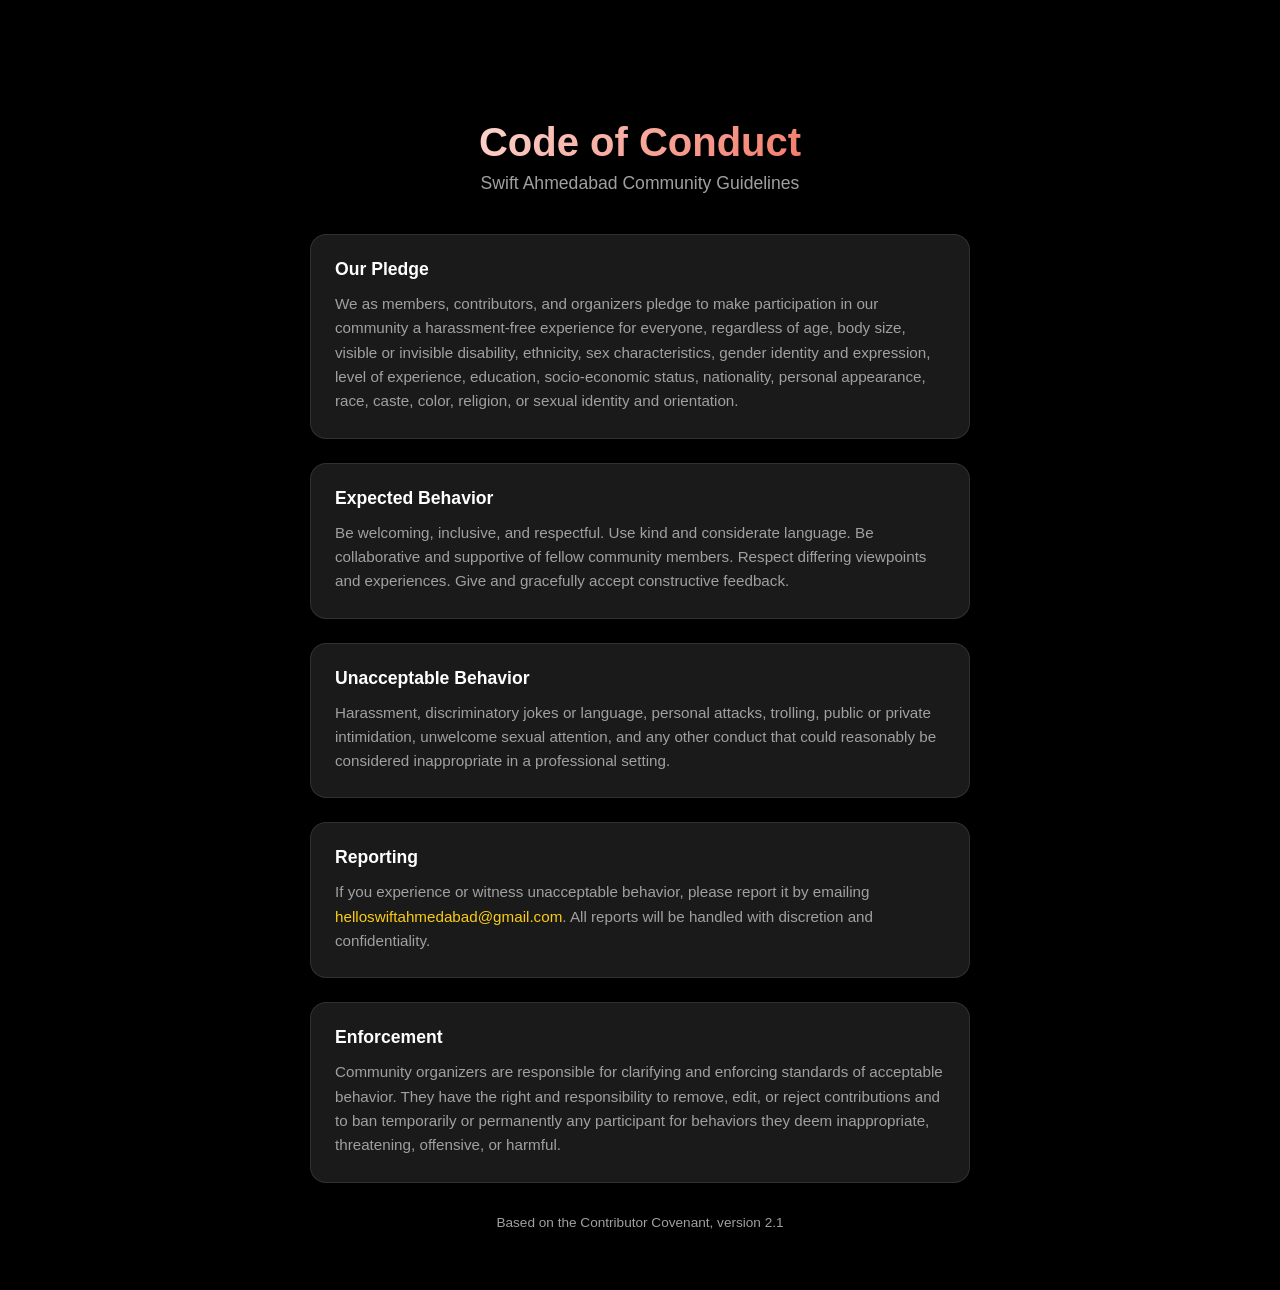
<file: code-of-conduct.html>
<!DOCTYPE html>
<html lang="en">
<head>
    <meta charset="UTF-8">
    <meta name="viewport" content="width=device-width, initial-scale=1.0">
    <title>Code of Conduct — Swift Ahmedabad</title>
    <link rel="stylesheet" href="css/main.css">
</head>
<body>
    <div class="container">
        <div class="privacy-policy-content">
            <div class="policy-header">
                <h1 class="gradient-text">Code of Conduct</h1>
                <p>Swift Ahmedabad Community Guidelines</p>
            </div>
            <div class="policy-sections">
                <div class="policy-section">
                    <h2>Our Pledge</h2>
                    <p>We as members, contributors, and organizers pledge to make participation in our community a harassment-free experience for everyone, regardless of age, body size, visible or invisible disability, ethnicity, sex characteristics, gender identity and expression, level of experience, education, socio-economic status, nationality, personal appearance, race, caste, color, religion, or sexual identity and orientation.</p>
                </div>
                <div class="policy-section">
                    <h2>Expected Behavior</h2>
                    <p>Be welcoming, inclusive, and respectful. Use kind and considerate language. Be collaborative and supportive of fellow community members. Respect differing viewpoints and experiences. Give and gracefully accept constructive feedback.</p>
                </div>
                <div class="policy-section">
                    <h2>Unacceptable Behavior</h2>
                    <p>Harassment, discriminatory jokes or language, personal attacks, trolling, public or private intimidation, unwelcome sexual attention, and any other conduct that could reasonably be considered inappropriate in a professional setting.</p>
                </div>
                <div class="policy-section">
                    <h2>Reporting</h2>
                    <p>If you experience or witness unacceptable behavior, please report it by emailing <a href="mailto:helloswiftahmedabad@gmail.com">helloswiftahmedabad@gmail.com</a>. All reports will be handled with discretion and confidentiality.</p>
                </div>
                <div class="policy-section">
                    <h2>Enforcement</h2>
                    <p>Community organizers are responsible for clarifying and enforcing standards of acceptable behavior. They have the right and responsibility to remove, edit, or reject contributions and to ban temporarily or permanently any participant for behaviors they deem inappropriate, threatening, offensive, or harmful.</p>
                </div>
            </div>
            <p class="last-updated">Based on the Contributor Covenant, version 2.1</p>
        </div>
    </div>
</body>
</html>
</file>
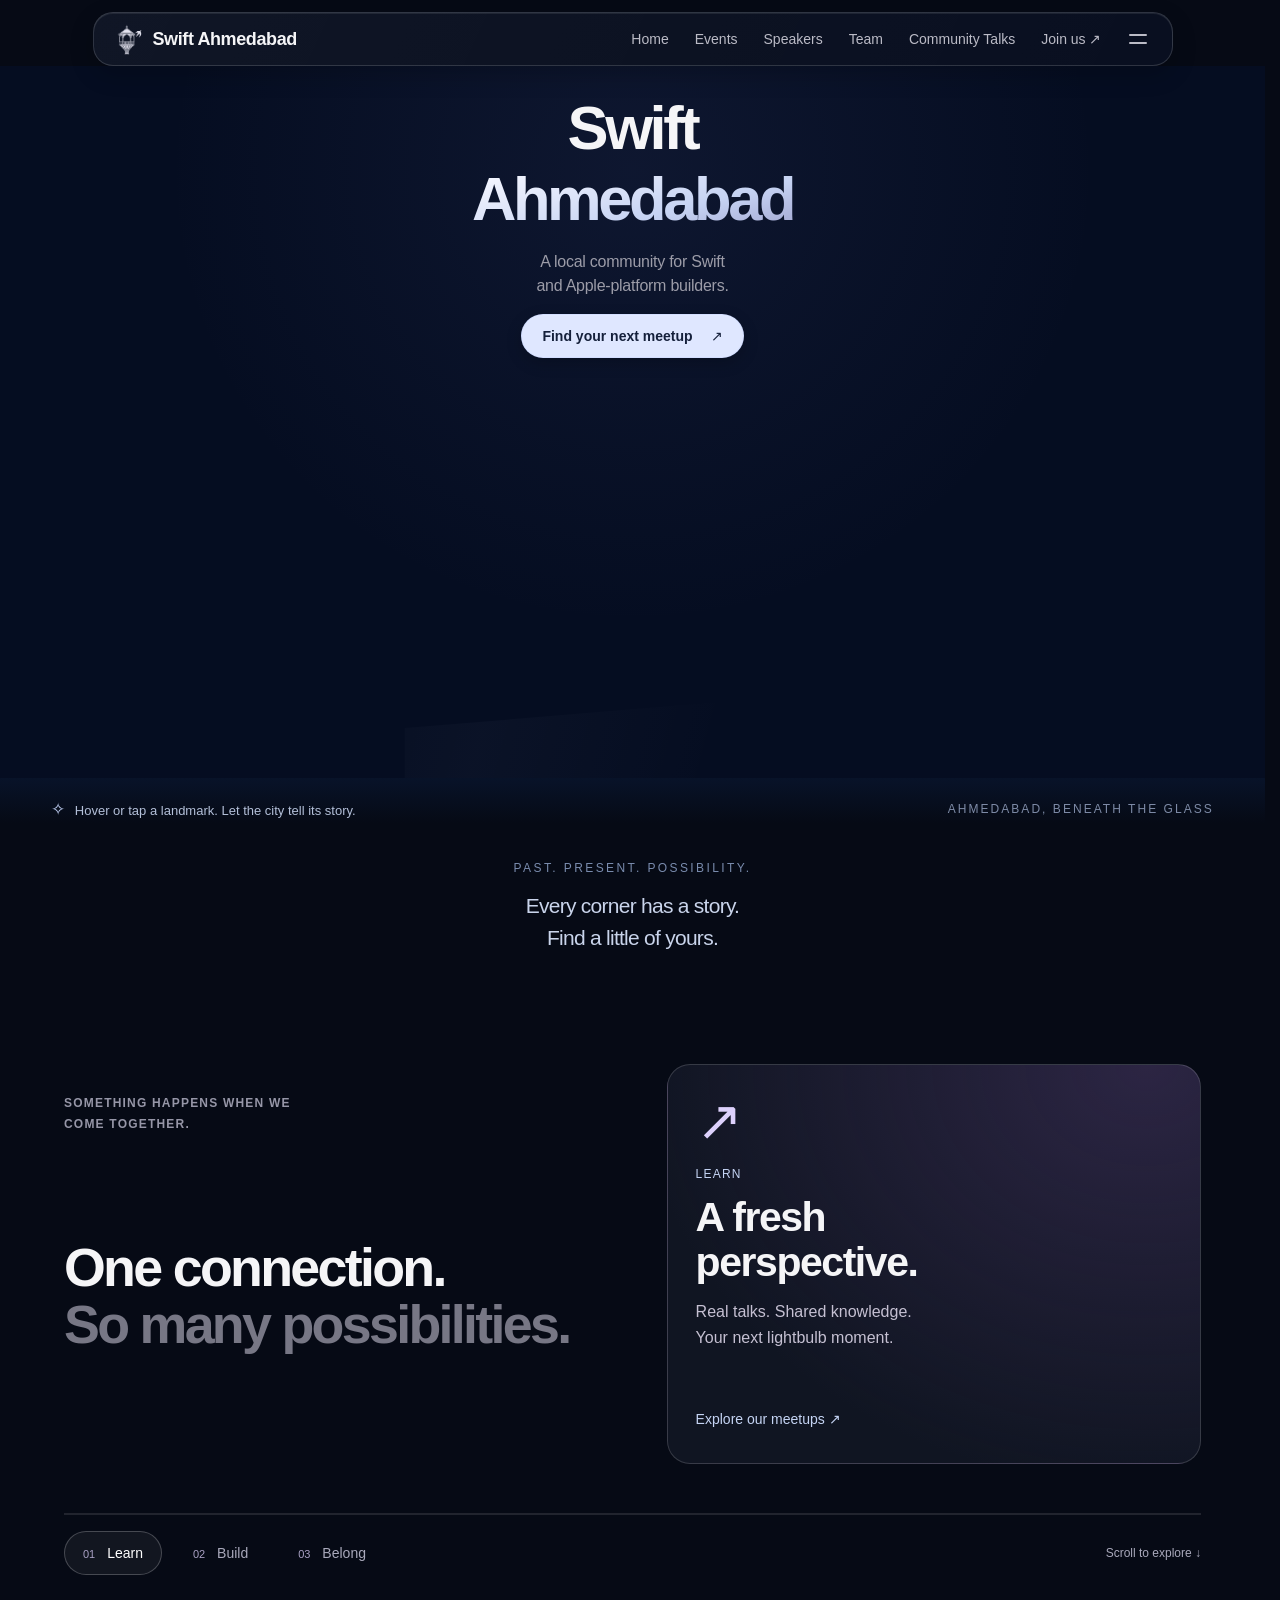
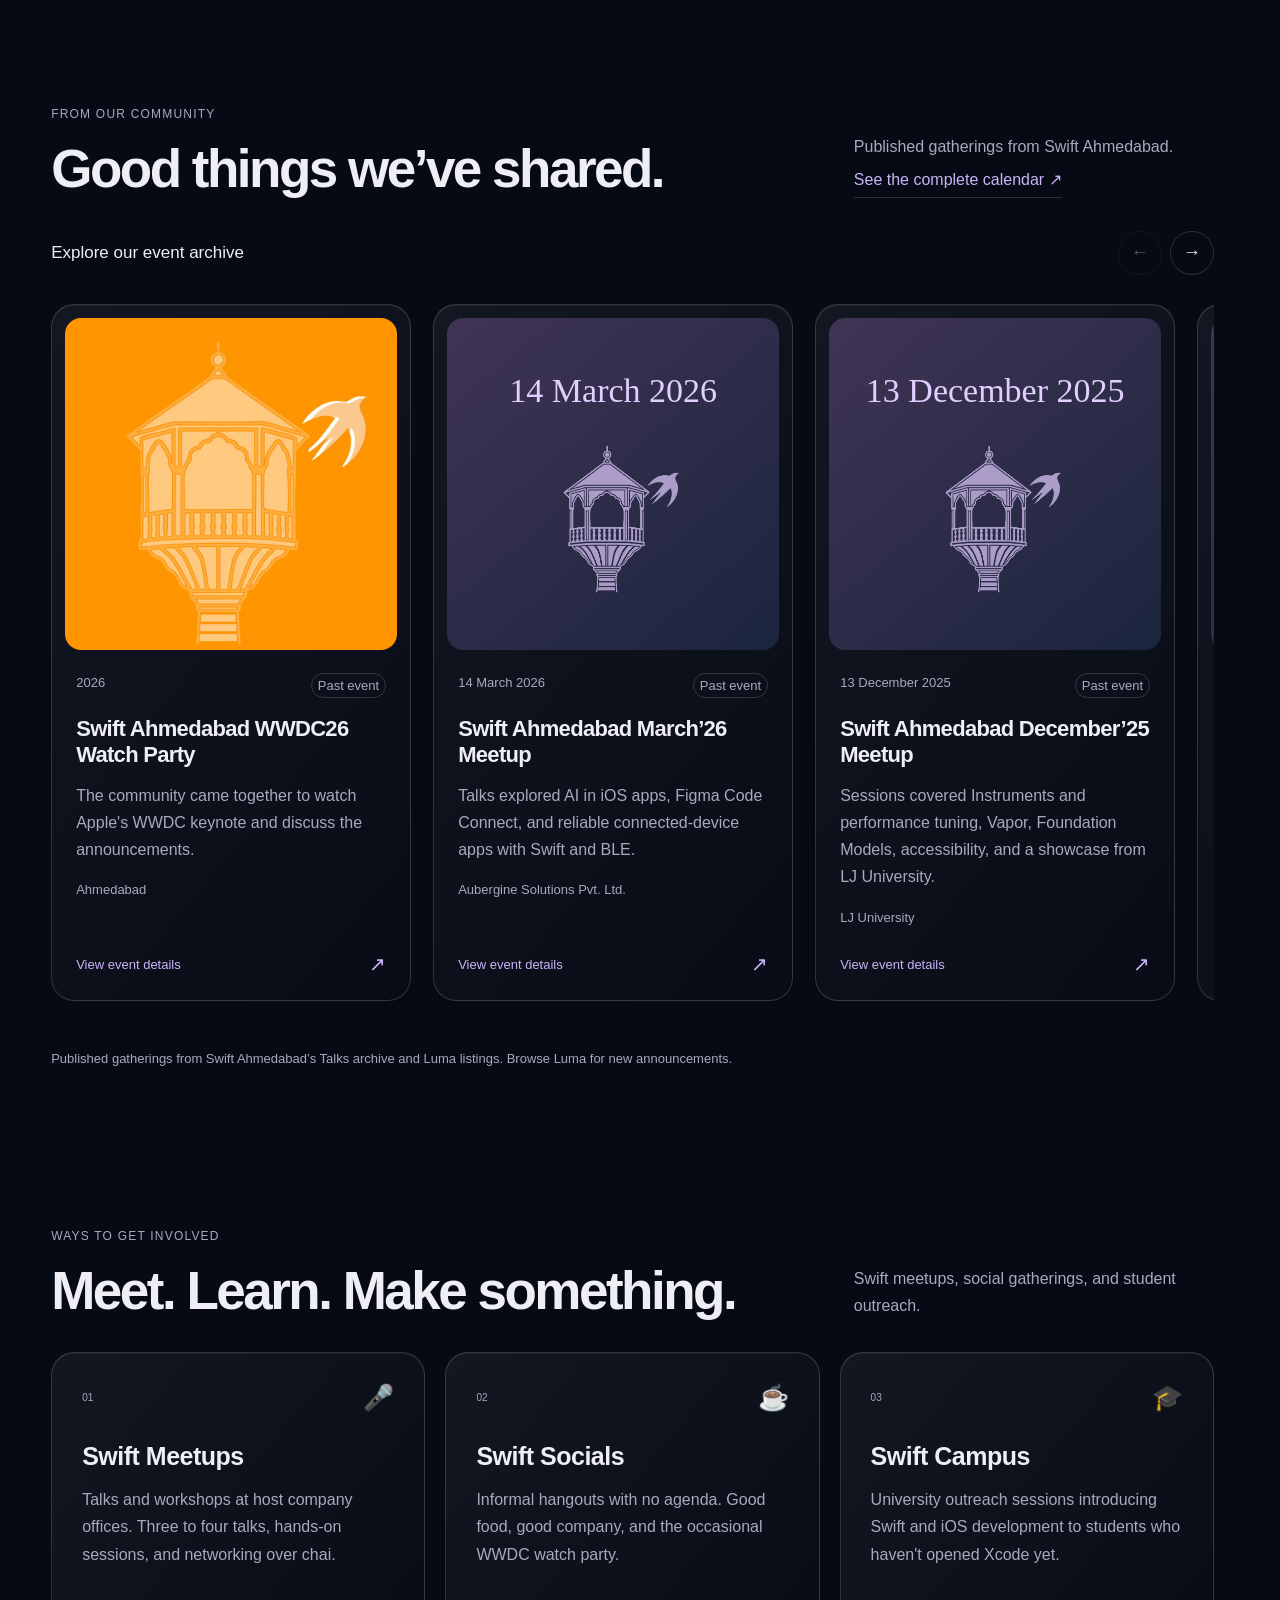
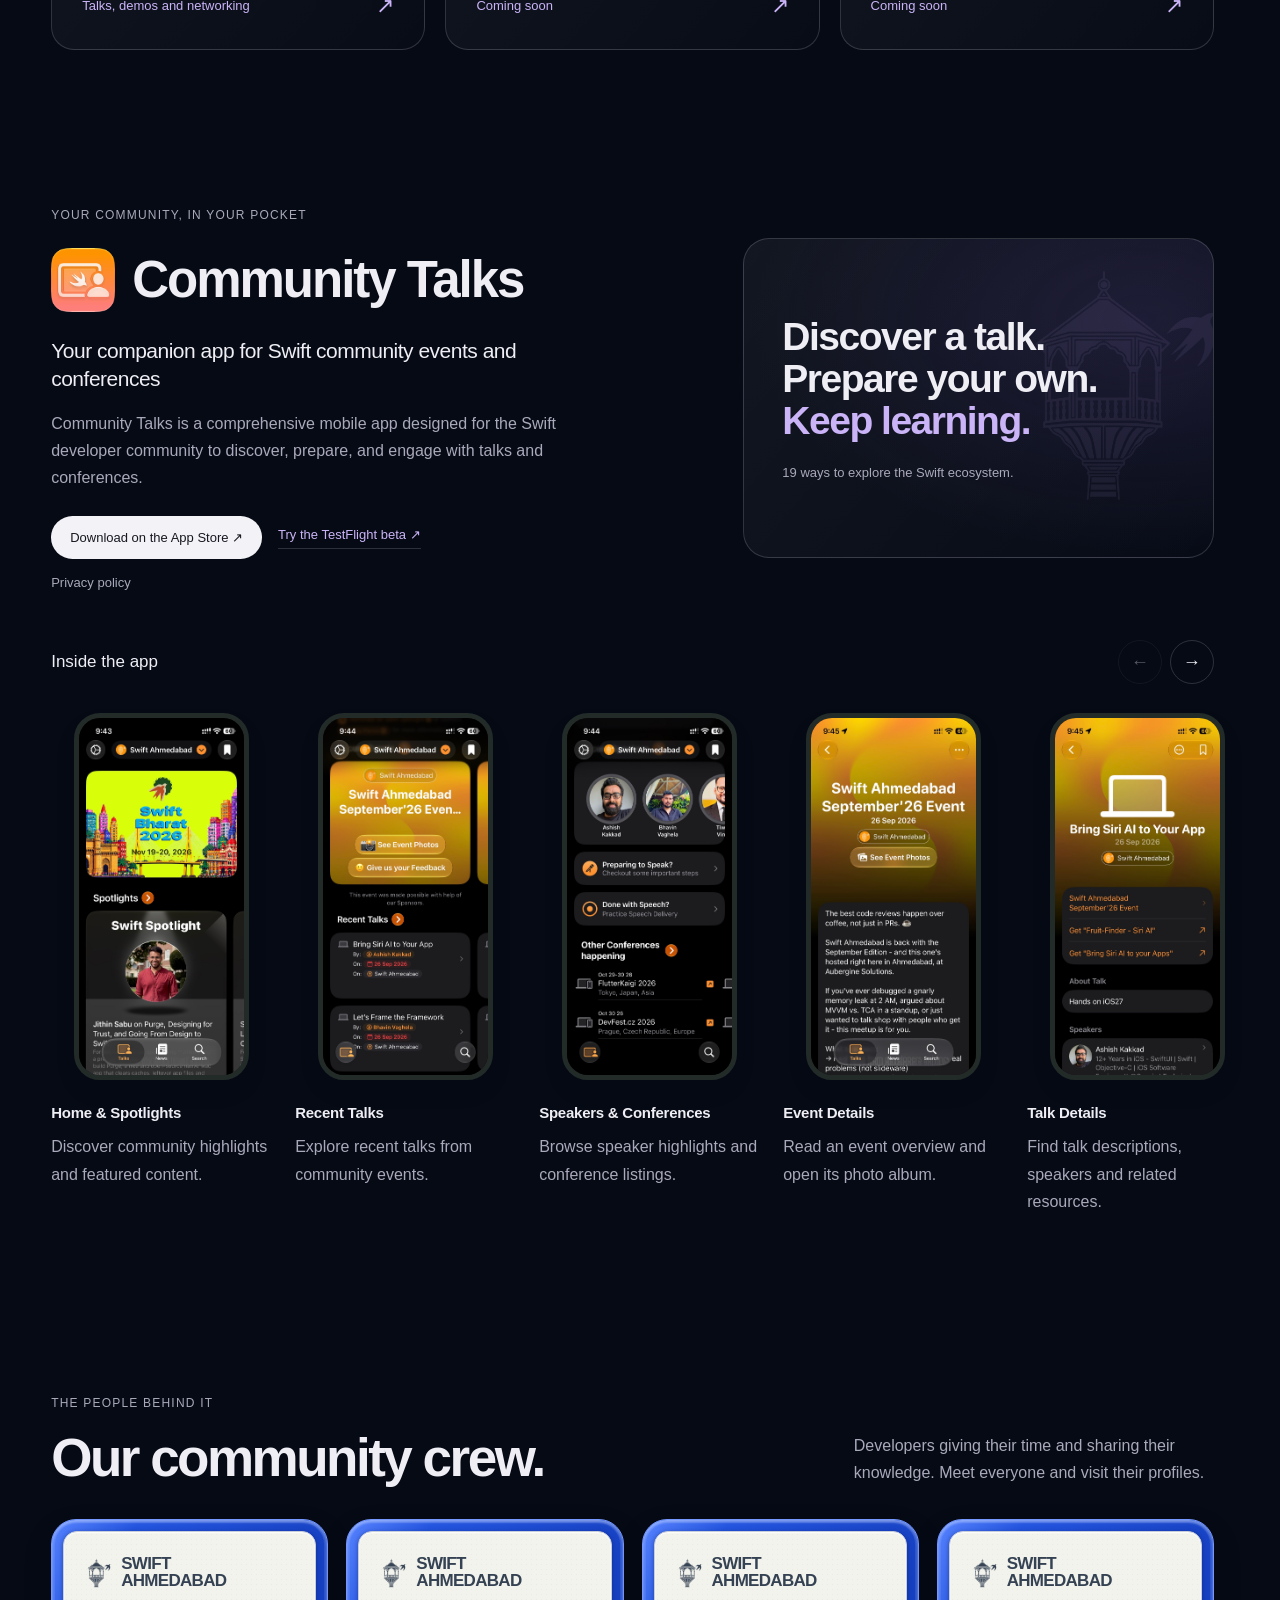
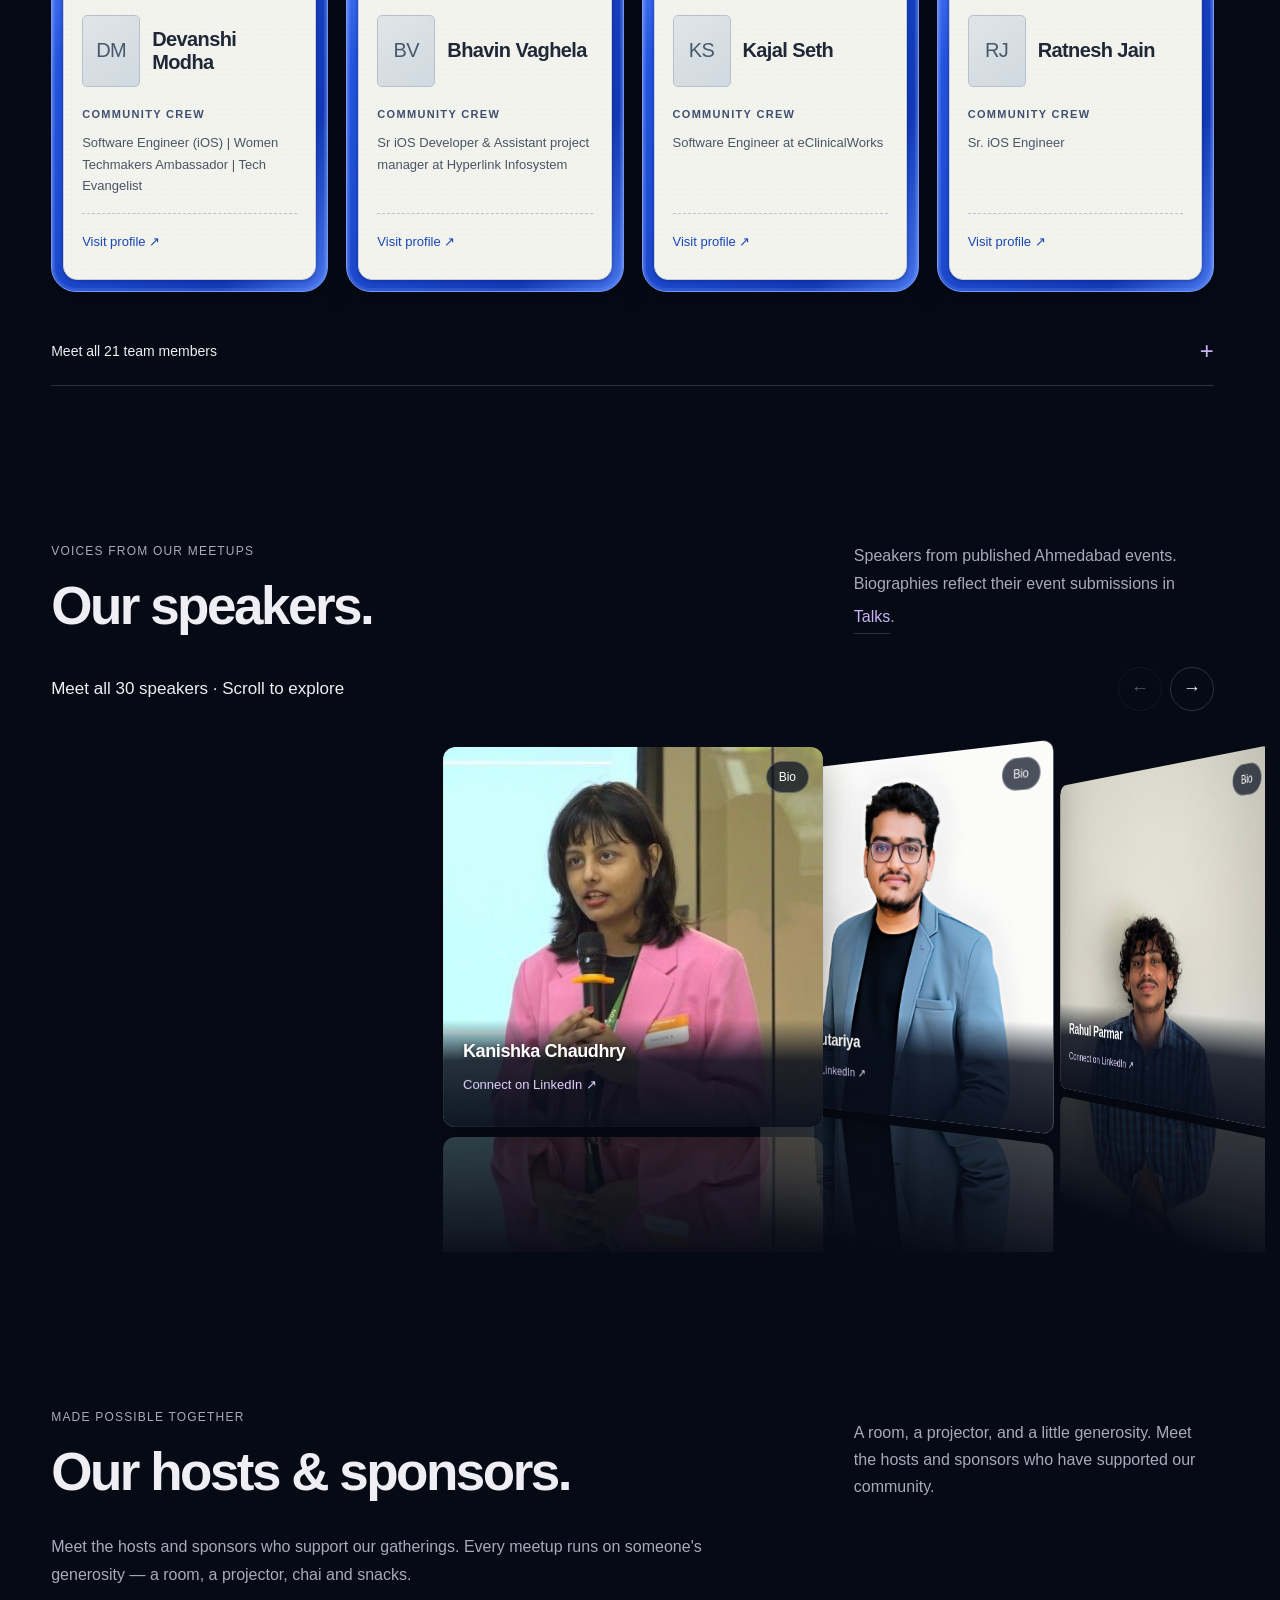
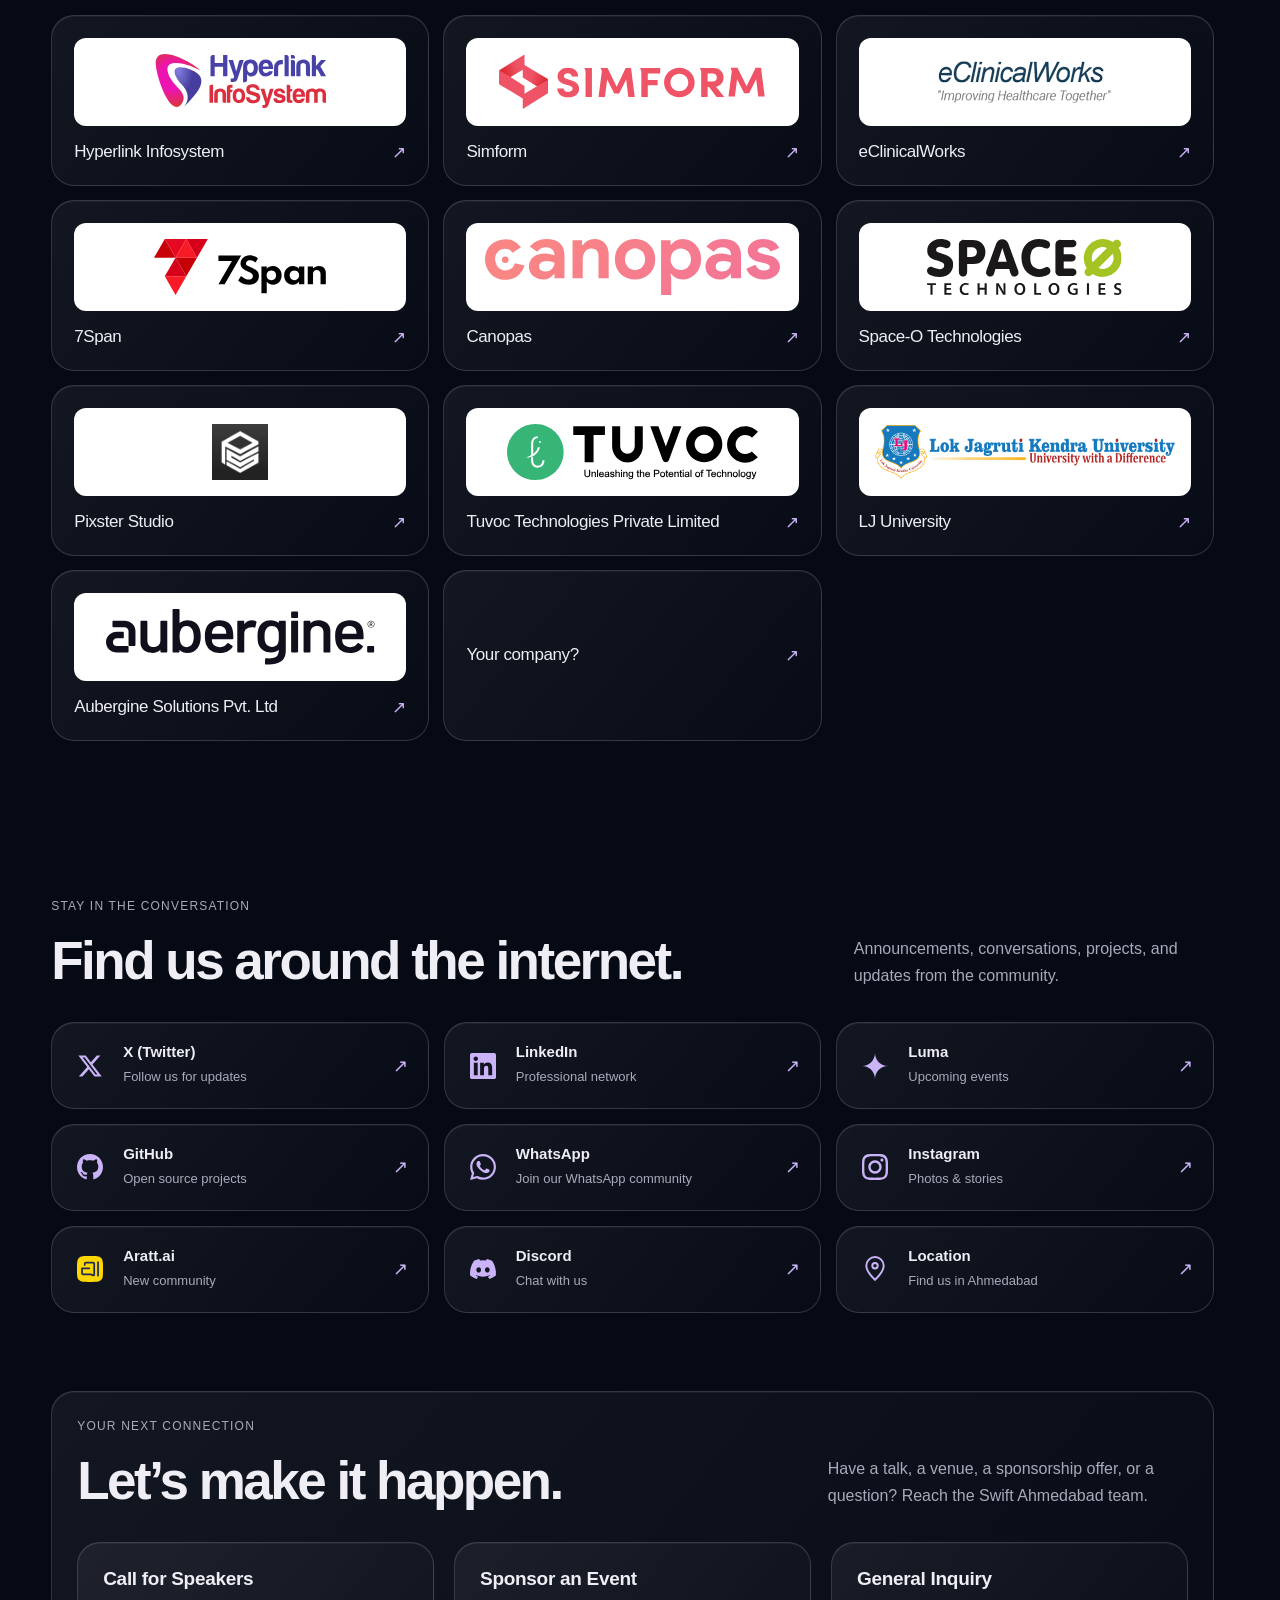
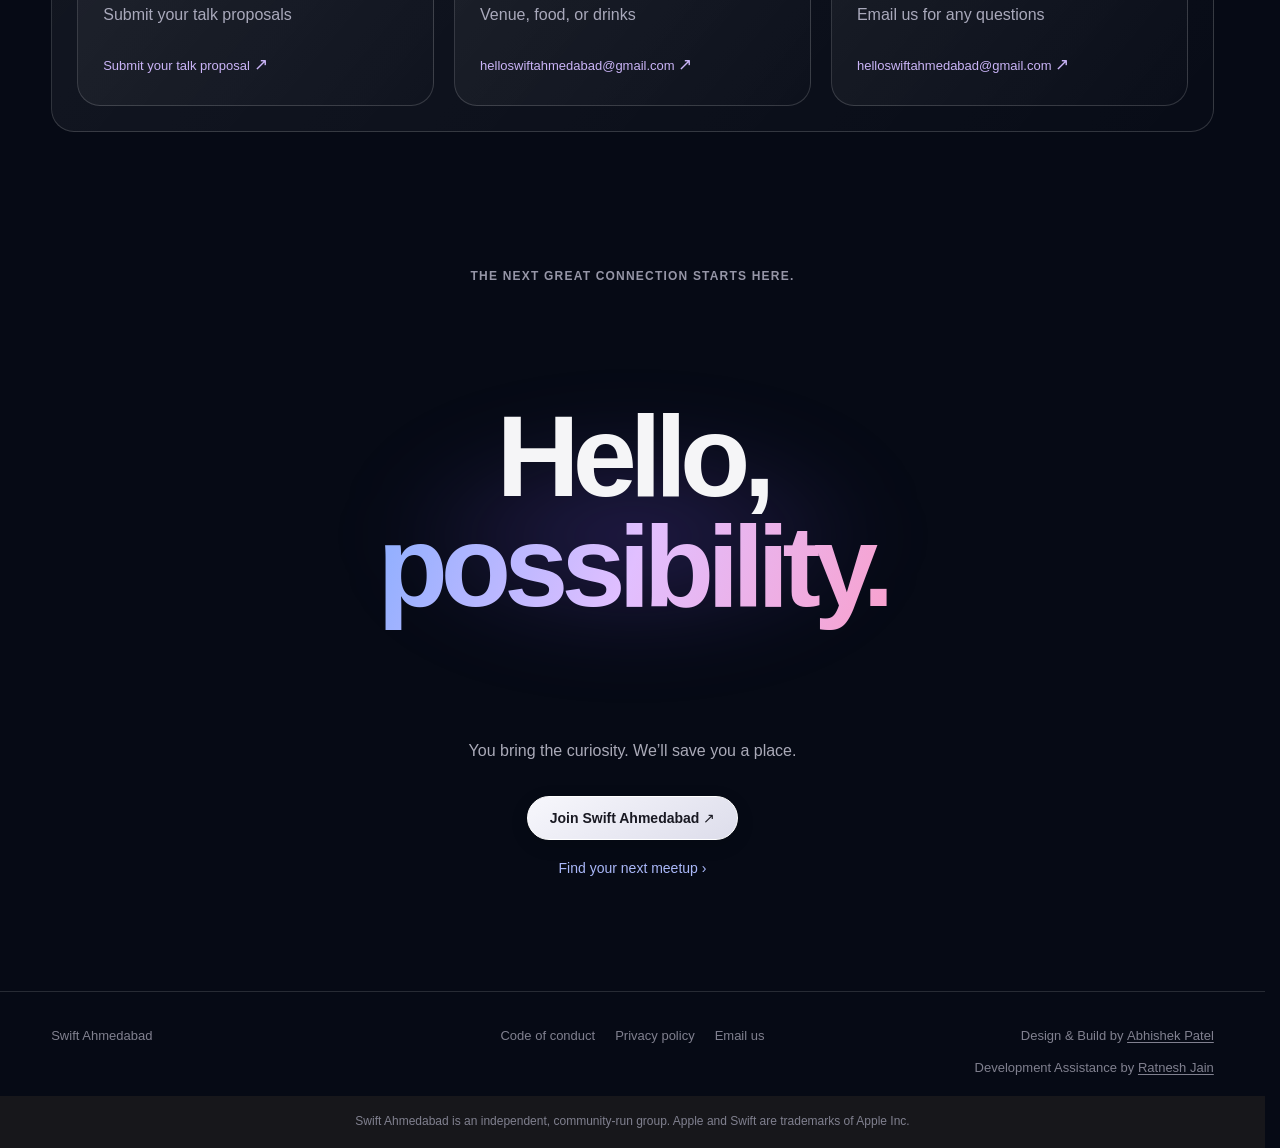
<file: designs.html>
<!DOCTYPE html>
<html lang="en">
<head>
<meta charset="UTF-8">
<meta name="viewport" content="width=device-width, initial-scale=1.0">
<title>Swift Ahmedabad</title>
<meta http-equiv="refresh" content="0;url=./">
<script>location.replace(`./${location.search}${location.hash}`);</script>
</head>
<body><p><a href="./">Visit Swift Ahmedabad</a></p></body>
</html>
</file>
<file: designs.css>
/* Liquid Night only: shared community content and existing lower-page sections.
   The retired theme/scene rules remain in the archive block below. */
:root{font-family:-apple-system,BlinkMacSystemFont,"Segoe UI",sans-serif;font-synthesis:none;--nav-height:72px;--section-gutter:clamp(20px,4vw,72px)}
*{box-sizing:border-box}
html{scroll-behavior:smooth;scroll-padding-top:calc(var(--nav-height) + 24px)}
body{margin:0;background:#060609;color:#f5f5f7}
button,a{-webkit-tap-highlight-color:transparent}
button{font:inherit;cursor:pointer}
a{color:inherit;text-decoration:none;cursor:pointer}
h1,h2,h3,p{margin:0}
svg{display:block}
button:focus-visible,a:focus-visible,summary:focus-visible{outline:3px solid #6b9dff;outline-offset:6px}
button{color:inherit}
::selection{background:#8a78ff;color:#fff}
[hidden]{display:none!important}
.svg-defs{position:absolute;width:0;height:0;overflow:hidden}
.skip{position:fixed;top:-100px;left:20px;background:white;color:black;padding:14px;z-index:100}
.skip:focus{top:70px}
.world{overflow:clip}
.world a{transition:color .2s,background .2s,transform .2s}
.world a:hover{filter:brightness(1.08)}
.liquid-world{background:#060609;color:#f5f5f7}
.liquid-nav{max-width:1160px;margin:16px auto 0;padding:13px 23px;display:flex;align-items:center;justify-content:space-between;gap:25px;position:relative;z-index:4;border:1px solid #ffffff23;background:linear-gradient(115deg,#ffffff11,#ffffff04);border-radius:18px;box-shadow:inset 0 1px 0 #ffffff13,0 8px 24px #0004;backdrop-filter:blur(22px) saturate(1.8);-webkit-backdrop-filter:blur(22px) saturate(1.8)}
.liquid-brand{display:flex;gap:9px;align-items:center;font-size:16px;letter-spacing:-.4px;font-weight:650}
.liquid-brand svg{width:26px;height:26px;fill:#e4e4f0}
.liquid-nav-links{display:flex;gap:26px;align-items:center;font-size:10px;color:#bbbbc6}
.liquid-nav-join{background:#f5f5f7;color:#121217;padding:9px 18px;border-radius:20px;font-weight:650}
.liquid-hero{position:relative;isolation:isolate;text-align:center;padding:60px 24px 28px;overflow:hidden}
.liquid-hero-copy{position:relative;z-index:3}
.liquid-kicker{font-size:9px;letter-spacing:.2em;color:#9696a7;font-weight:550}
.liquid-hero h1{font-size:clamp(48px,6.4vw,88px);line-height:1.04;letter-spacing:-.058em;font-weight:650;margin:22px 0 20px}
.liquid-hero-copy>p:not(.liquid-kicker){font-size:17px;line-height:1.55;color:#9c9ca8;letter-spacing:-.25px}
.liquid-button{display:inline-flex;align-items:center;justify-content:center;gap:24px;background:linear-gradient(150deg,#f7f7fc,#ddddeb);border:1px solid #fff;color:#191922;padding:13px 22px;border-radius:40px;font-size:12px;font-weight:600;box-shadow:0 5px 18px #0002}
.liquid-hero .liquid-button{margin-top:25px}
.liquid-button:hover{transform:translateY(-3px);box-shadow:0 6px 30px #cbb5ff30}
.liquid-scroll{display:inline-flex;gap:15px;align-items:center;color:#868697;font-size:8px;letter-spacing:.17em;margin:12px auto}
.liquid-scroll i{font-size:18px;font-style:normal;animation:nudge 2s ease-in-out infinite}
@keyframes nudge{50%{transform:translateY(6px)}}
.liquid-story{padding:64px 0;position:relative}
.story-pin{display:flex;flex-direction:column;align-items:center;gap:32px}
.story-deck{display:grid;grid-template-columns:repeat(3,minmax(0,1fr));gap:20px;width:min(1080px,92%)}
.story-card{min-width:0;padding:30px;border:1px solid #ffffff28;border-radius:23px;background:#101522;display:flex;flex-direction:column;align-items:flex-start}
.story-card a{margin-top:auto;padding-top:24px;min-height:44px}
@media(max-width:760px){.liquid-story{padding:48px 0}.story-deck{grid-template-columns:1fr}.story-card{padding:25px}}

.story-intro{text-align:center;position:relative;z-index:4}
.story-intro h2{font-size:clamp(35px,4.5vw,61px);line-height:1.05;letter-spacing:-.05em;margin:20px 0 0;font-weight:600}
.story-intro h2 span{color:#777785}
.story-symbol{font-size:37px;line-height:1;margin-bottom:23px;color:#ddd1fc}
.story-number{font-size:8px;color:#d0b8da;letter-spacing:.17em}
.story-card h3{font-size:28px;font-weight:550;line-height:1.1;letter-spacing:-.035em;margin:11px 0 14px}
.story-card p{font-size:12px;color:#c5c0d2;line-height:1.6}
.story-card a{font-size:10px;display:inline-block;margin-top:19px;color:#efc7ff}
.belong-card .story-number{color:#abc4f9}
.belong-card a{color:#b3d4ff}
.liquid-impact{padding:110px 25px 100px;text-align:center;background:#f5f5f7;color:#16161c}
.liquid-impact h2{font-size:clamp(40px,5vw,65px);line-height:1.07;letter-spacing:-.05em;font-weight:600;margin:23px auto 55px}
.liquid-impact .liquid-kicker{color:#727281}
.impact-numbers{display:flex;justify-content:center;gap:115px}
.impact-numbers>div{display:flex;flex-direction:column}
.impact-numbers strong{font-size:84px;letter-spacing:-.06em;font-weight:600;background:linear-gradient(160deg,#3062bf,#8a49ad 60%,#bd5b99);background-clip:text;-webkit-background-clip:text;color:transparent}
.impact-numbers span{font-size:13px;color:#72727f;margin-top:5px}
.impact-date{font-size:10px;color:#8a8a95;margin-top:45px}
.liquid-join{text-align:center;position:relative;isolation:isolate;padding:135px 25px 115px;overflow:hidden}
.join-glow{position:absolute;left:50%;top:47%;transform:translate(-50%,-50%);width:550px;height:230px;background:radial-gradient(ellipse,#6545c057,transparent 65%);filter:blur(40px);z-index:-1}
.liquid-join h2{font-size:clamp(65px,9vw,120px);line-height:.95;font-weight:600;letter-spacing:-.06em;margin:28px 0}
.liquid-join h2 span{background:linear-gradient(110deg,#8baeff,#e1bfff,#f8a1ce);background-clip:text;-webkit-background-clip:text;color:transparent}
.liquid-join>p:not(.liquid-kicker){font-size:16px;color:#aaaab8;margin-bottom:32px}
.liquid-secondary{display:block;font-size:12px;color:#aab8f9;margin:20px auto 0}
.liquid-footer{border-top:1px solid #fff2;max-width:1100px;margin:auto;padding:22px 20px 0;display:grid;grid-template-columns:minmax(0,1fr) auto minmax(0,1fr);align-items:center;gap:12px 24px;font-size:10px;line-height:1.6;color:#80808f}
.liquid-footer>div{display:flex;flex-wrap:wrap;gap:0 20px}
.liquid-footer a{display:inline-flex;align-items:center;min-height:44px}
.liquid-footer .footer-credit-link{min-height:32px;text-decoration:underline;text-decoration-thickness:1px;text-underline-offset:2px}
.footer-credits{display:flex;flex-direction:column;align-items:flex-end;gap:0}
.liquid-footer>span:last-of-type{justify-self:end}
.liquid-footer>p{grid-column:1/-1;margin-inline:calc(-1 * var(--section-gutter));padding:16px var(--section-gutter);background:#17171b;text-align:center;font-size:.75rem}
@media(min-width:761px){.liquid-footer{align-items:start}.liquid-footer>span:first-of-type{display:inline-flex;align-items:center;min-height:44px}.footer-credits{padding-top:6px}}
@media(max-width:1100px){
.liquid-nav{margin-left:28px;margin-right:28px}
.liquid-hero{padding-top:55px}
}
@media(min-width:761px) and (max-width:1100px){
.story-card h3{font-size:25px}
}
@media(max-width:760px){
html{scroll-padding-top:calc(var(--nav-height) + 24px)}
.liquid-nav{margin:12px 15px 0;padding:12px 14px;border-radius:15px;gap:12px}
.liquid-brand{font-size:12px;gap:7px}
.liquid-brand svg{width:22px;height:22px}
.liquid-nav-links{gap:0}
.liquid-nav-links>a:not(.liquid-nav-join){display:none}
.liquid-nav-join{padding:9px 14px;font-size:9px}
.liquid-hero{padding:48px 17px 25px}
.liquid-kicker{font-size:7px;letter-spacing:.13em;line-height:1.6}
.liquid-hero h1{font-size:clamp(39px,7.8vw,57px);letter-spacing:-.055em;margin:22px 0}
.liquid-hero-copy>p:not(.liquid-kicker){font-size:14px}
.liquid-button{font-size:11px;padding:12px 20px}
.liquid-scroll{font-size:6px;letter-spacing:.12em}
.story-intro{padding:0 20px}
.story-intro h2{font-size:35px;line-height:1.05;margin-top:16px}
.story-card h3{font-size:27px}
.story-symbol{margin-bottom:17px}
.story-card a{margin-top:15px}
.liquid-impact{padding:75px 20px}
.liquid-impact h2{font-size:38px;margin-bottom:36px}
.impact-numbers{gap:45px}
.impact-numbers strong{font-size:53px}
.impact-numbers span{font-size:10px}
.impact-date{font-size:9px;margin-top:29px}
.liquid-join{padding:90px 20px 75px}
.liquid-join h2{font-size:min(74px,20vw)}
.liquid-join>p:not(.liquid-kicker){font-size:12px}
.liquid-footer{grid-template-columns:1fr;padding:22px 22px 0;font-size:9px;gap:12px}
.liquid-footer>span:last-of-type{justify-self:start}
.footer-credits{align-items:flex-start}
}
@media(prefers-reduced-motion:reduce){
html{scroll-behavior:auto}
*,*:before,*:after{animation:none!important;transition:none!important}
}
.liquid-nav{max-width:none;margin:0;padding:18px clamp(20px,4vw,72px);border-radius:0;border-width:0 0 1px}
.liquid-hero{padding-inline:0;background:radial-gradient(ellipse at 50% 46%,#23214745,transparent 58%)}
.liquid-hero-copy{padding-inline:20px}
@media(max-width:760px){
.liquid-nav{margin:0;padding:14px 20px;border-radius:0}
}
.content-status{padding:15px 6vw;background:#f1eee5;color:#243a31;display:flex;justify-content:center;align-items:center;gap:20px;font-size:12px}
.content-status button{border:1px solid #87977c;padding:7px 13px;border-radius:4px;background:none}
.content-status a{text-decoration:underline}
.loading-copy{padding:25px 0;color:#888;font-size:12px}
.liquid-hero-copy>[data-community-description]{max-width:590px;margin-inline:auto}
.liquid-brand svg{width:32px;height:32px}
.community-section{width:min(1180px,88%);margin-inline:auto;padding-block:78px;--content-ink:#202422;--content-muted:#696e65;--content-line:#deddd6;--content-accent:#ba4c32;--content-panel:#f5f2eb;color:var(--content-ink)}
.community-heading{display:flex;justify-content:space-between;align-items:flex-end;gap:35px;margin-bottom:33px}
.community-eyebrow{font-size:9px;letter-spacing:.15em;line-height:1.6;color:var(--content-muted)}
.community-heading h2{font-size:48px;line-height:1.08;letter-spacing:-2px;font-weight:550;margin-top:16px}
.community-heading>p{font-size:13px;line-height:1.85;color:var(--content-muted);max-width:360px}
.community-heading>p a{display:inline-block;color:var(--content-accent);border-bottom:1px solid var(--content-line);padding-bottom:3px;margin-top:6px}
.content-footnote{font-size:11px;line-height:1.8;color:var(--content-muted);margin-top:22px}
.event-list{display:grid;grid-template-columns:repeat(3,minmax(0,1fr));gap:22px}
.event-entry{min-width:0;border:1px solid var(--content-line);background:var(--content-panel);border-radius:6px;overflow:hidden}
.event-art{aspect-ratio:1;overflow:hidden;background:var(--content-panel)}
.event-art>img{width:100%;height:100%;display:block;object-fit:contain;transition:transform .35s}
.event-entry:hover .event-art>img{transform:scale(1.025)}
.event-copy{padding:24px}
.event-meta{display:flex;justify-content:space-between;gap:15px;color:var(--content-muted);font-size:9px;line-height:1.5}
.event-meta>span:last-child{border:1px solid var(--content-line);padding:2px 6px;border-radius:15px;font-size:8px;white-space:nowrap}
.event-copy h3{font-size:23px;line-height:1.2;letter-spacing:-.7px;font-weight:550;margin:18px 0 13px}
.event-copy p{font-size:12px;line-height:1.8;color:var(--content-muted)}
.event-place{font-size:10px;line-height:1.6;margin-top:17px;color:var(--content-muted)}
.event-action{font-size:11px;display:flex;align-items:center;justify-content:space-between;gap:20px;margin-top:23px;color:var(--content-accent)}
.event-action b{font-weight:400;font-size:20px}
.event-date-art{height:100%;width:100%;display:flex;flex-direction:column;align-items:center;justify-content:center;gap:25px;background:var(--content-accent);color:#fff5df;font:34px Georgia,serif}
.event-date-art svg{width:160px;height:160px;fill:currentColor;opacity:.7}
.program-list{display:grid;grid-template-columns:repeat(3,minmax(0,1fr));gap:20px}
.community-program{padding:30px;background:var(--content-panel);border:1px solid var(--content-line);border-radius:6px;display:flex;flex-direction:column}
.program-index{font-size:10px;color:var(--content-muted);display:flex;justify-content:space-between;align-items:center}
.program-index>span{font-size:25px}
.community-program h3{font-size:25px;line-height:1.2;letter-spacing:-.5px;font-weight:550;margin:29px 0 15px}
.community-program>p{font-size:12px;color:var(--content-muted);line-height:1.9;margin-bottom:25px}
.community-program>div{display:flex;align-items:center;justify-content:space-between;font-size:10px;color:var(--content-accent);margin-top:auto}
.community-program>div b{font-size:22px;font-weight:400}
.member-grid{display:grid;grid-template-columns:repeat(4,minmax(0,1fr));gap:18px}
.community-member{background:var(--content-panel);border:1px solid var(--content-line);padding:24px;border-radius:6px;display:flex;flex-direction:column;gap:23px;min-width:0}
.member-initials{position:relative;overflow:hidden;width:50px;height:50px;display:grid;place-items:center;font-size:13px;letter-spacing:.05em;color:var(--content-accent);border:1px solid var(--content-line);border-radius:50%;flex-shrink:0}
.profile-photo,.speaker-reflection-photo{position:absolute;inset:0;width:100%;height:100%;object-fit:cover;object-position:center top}
.community-member>div{display:flex;flex-direction:column;flex:1}
.community-member h3{font-size:17px;letter-spacing:-.4px;font-weight:550;margin-bottom:12px;line-height:1.3}
.community-member p{font-size:11px;color:var(--content-muted);line-height:1.8;margin-bottom:22px;overflow-wrap:anywhere}
.community-member>div>span{font-size:10px;color:var(--content-accent);margin-top:auto}
.team-directory{margin-top:25px}
.team-directory>summary{font-size:12px;list-style:none;cursor:pointer;border-bottom:1px solid var(--content-line);padding:20px 0;display:flex;justify-content:space-between;align-items:center}
.team-directory>summary::-webkit-details-marker{display:none}
.team-directory>summary>span{font-size:24px;transition:transform .2s;color:var(--content-accent)}
.team-directory[open]>summary>span{transform:rotate(45deg)}
.team-directory>.member-grid{margin-top:22px}
.sponsor-intro{font-size:13px;line-height:1.8;color:var(--content-muted);max-width:670px;margin-bottom:27px}
.host-list{display:grid;grid-template-columns:repeat(3,minmax(0,1fr));gap:14px}
.community-host{display:flex;align-items:center;gap:18px;min-height:98px;border:1px solid var(--content-line);padding:22px;border-radius:6px;background:var(--content-panel)}
.host-number{font-size:8px;color:var(--content-muted)}
.community-host strong{font-size:17px;letter-spacing:-.4px;font-weight:500}
.community-host>span:last-child{margin-left:auto;font-size:17px;color:var(--content-accent)}
.community-host.sponsor-host{display:grid;grid-template-columns:minmax(0,1fr) auto;align-content:start;gap:16px}
.sponsor-logo{grid-column:1/-1;display:block;width:100%;height:88px;padding:16px;object-fit:contain;background:#fff;border-radius:12px}
.sponsor-logo[src$=".png"]{object-fit:scale-down}
.sponsor-host strong{overflow-wrap:anywhere}
.community-year-stats{padding-block:35px;border-block:1px solid var(--content-line)}
.complete-stats{display:grid;grid-template-columns:repeat(7,minmax(0,1fr));gap:22px;margin-top:20px}
.complete-stats>div{display:flex;flex-direction:column;gap:9px}
.complete-stats strong{font-size:39px;letter-spacing:-1.5px;font-weight:500;line-height:1}
.complete-stats span{font-size:9px;line-height:1.5;color:var(--content-muted)}
.community-links{display:grid;grid-template-columns:repeat(3,minmax(0,1fr));gap:15px}
.community-connect-link{display:flex;align-items:center;gap:15px;background:var(--content-panel);border:1px solid var(--content-line);border-radius:6px;padding:20px;min-width:0}
.connect-symbol{width:36px;height:26px;flex-shrink:0;fill:currentColor;color:var(--content-accent)}
.community-connect-link h3{font-size:15px;font-weight:550;margin-bottom:7px}
.community-connect-link p{font-size:10px;line-height:1.6;color:var(--content-muted)}
.community-connect-link>b{font-size:18px;font-weight:400;margin-left:auto;color:var(--content-accent)}
.contact-list{display:grid;grid-template-columns:repeat(3,minmax(0,1fr));gap:20px}
.community-contact{padding:25px;border:1px solid var(--content-line);border-radius:6px;background:var(--content-panel);min-width:0;display:flex;flex-direction:column}
.community-contact h3{font-size:19px;letter-spacing:-.3px;font-weight:550;margin-bottom:11px}
.community-contact p{font-size:12px;line-height:1.6;color:var(--content-muted);margin-bottom:23px}
.community-contact>span{font-size:10px;line-height:1.7;color:var(--content-accent);overflow-wrap:anywhere;margin-top:auto}
.community-contact b{font-size:17px;font-weight:400}
.app-overview{display:grid;grid-template-columns:1.15fr 1fr;gap:13%;align-items:center}
.app-description>.community-eyebrow{margin-bottom:23px}
.app-product-name{display:flex;gap:17px;align-items:center;margin-bottom:25px}
.app-product-name>img{border-radius:15px;flex-shrink:0;object-fit:contain;width:64px;height:64px}
.app-product-name h2{font-size:51px;line-height:1;letter-spacing:-2px;font-weight:550}
.app-description>h3{font-size:21px;line-height:1.35;letter-spacing:-.5px;font-weight:500;margin-bottom:16px}
.app-description>p:not(.community-eyebrow){font-size:13px;line-height:1.8;color:var(--content-muted)}
.app-downloads{display:flex;flex-wrap:wrap;align-items:center;gap:16px;margin-top:25px;font-size:11px}
.app-store-link{display:inline-flex;padding:14px 19px;border-radius:5px;color:#fff;background:var(--content-ink)}
.app-beta-link{border-bottom:1px solid var(--content-line);padding-bottom:6px;color:var(--content-accent)}
.app-downloads>a:last-child{color:var(--content-muted);font-size:9px;width:100%}
.app-feature-intro{background:var(--content-panel);border:1px solid var(--content-line);padding:38px;min-height:320px;position:relative;overflow:hidden;display:flex;flex-direction:column;justify-content:center;gap:23px;border-radius:8px}
.app-feature-intro>p{font-size:39px;line-height:1.08;font-weight:550;letter-spacing:-1.5px;position:relative}
.app-feature-intro>p>span{color:var(--content-accent)}
.app-feature-intro>svg{width:250px;height:250px;fill:var(--content-accent);opacity:.08;position:absolute;right:-25px;top:15px}
.app-feature-intro>span{font-size:11px;color:var(--content-muted)}
.feature-gallery-heading{display:flex;justify-content:space-between;align-items:center;margin-top:50px;margin-bottom:25px;font-size:17px;font-weight:500}
.feature-gallery-heading>div{display:flex;gap:8px}
.feature-gallery-heading button{width:37px;height:37px;border-radius:50%;border:1px solid var(--content-line);background:transparent;font-size:18px;color:var(--content-ink)}
.feature-gallery{display:flex;gap:24px;overflow-x:auto;scroll-snap-type:x mandatory;scroll-padding:2px;padding:4px 2px 23px;scrollbar-color:var(--content-accent) var(--content-panel);scrollbar-width:thin;overscroll-behavior-x:contain}
.feature-gallery:focus-visible{outline:2px solid var(--content-accent);outline-offset:7px}
.app-feature{flex:0 0 220px;scroll-snap-align:start}
.feature-phone{width:175px;border:5px solid #222b28;border-radius:26px;overflow:hidden;margin-inline:auto;box-shadow:0 12px 24px #0000000e;background:#111}
.feature-phone>img{width:100%;height:auto;display:block}
.app-feature>h3{font-size:15px;line-height:1.4;font-weight:550;letter-spacing:-.25px;margin:22px 0 10px}
.app-feature>p{font-size:11px;line-height:1.8;color:var(--content-muted)}
.liquid-world .community-section{--content-ink:#eeeef4;--content-muted:#a9a9bb;--content-line:#ffffff28;--content-accent:#cab4f7;--content-panel:#ffffff06;color:var(--content-ink)}
.liquid-world .community-heading h2{font-size:53px;font-weight:600;letter-spacing:-2.5px}
.liquid-world .event-entry,.liquid-world .community-member,.liquid-world .community-program,.liquid-world .community-connect-link,.liquid-world .community-host,.liquid-world .community-contact{border-radius:23px;background:linear-gradient(130deg,#ffffff0e,#ffffff03);box-shadow:inset 0 1px 0 #ffffff0c}
.liquid-world .event-art{margin:13px;border-radius:16px}
.liquid-world .event-copy{padding-top:10px}
.liquid-world .event-copy h3{font-size:22px}
.liquid-world .event-date-art{background:linear-gradient(140deg,#403454,#1b253e);color:#e2ceff}
.liquid-world .app-store-link{background:#f3f3f7;color:#171721;border-radius:25px}
.liquid-world .app-feature-intro{border-radius:26px;background:radial-gradient(ellipse at 85% 25%,#39316066,transparent 70%),linear-gradient(130deg,#ffffff0e,#ffffff02)}
.liquid-world .member-initials{background:linear-gradient(145deg,#ad84db22,#5a83d622);border-color:#d8baff40}
.liquid-world .complete-stats strong{color:#d4bdfa}
@media(max-width:1100px){
.community-heading h2{font-size:42px}
.liquid-world .community-heading h2{font-size:45px}
.community-heading>p{max-width:310px;font-size:12px}
.member-grid{grid-template-columns:repeat(2,minmax(0,1fr))}
.community-program{padding:24px}
.community-host{padding:19px;gap:13px}
.community-host strong{font-size:15px}
.app-overview{gap:7%}
.app-feature-intro{padding:28px}
.app-feature-intro>p{font-size:33px}
.community-links{gap:10px}
.community-connect-link{padding:18px 13px;gap:10px}
.connect-symbol{width:26px;font-size:19px}
.community-contact{padding:22px 18px}
.community-contact>span{font-size:9px}
}
@media(max-width:760px){
.liquid-brand svg{width:26px;height:26px}
.liquid-hero-copy>[data-community-description]{max-width:330px;font-size:12px!important;line-height:1.8!important}
.community-section{width:88%;padding-block:47px}
.community-heading{display:block;margin-bottom:25px}
.community-heading h2,.liquid-world .community-heading h2{font-size:36px;letter-spacing:-1.3px;line-height:1.12;margin-top:15px}
.community-heading>p{max-width:none;margin-top:17px;font-size:11px;line-height:1.85}
.community-eyebrow{font-size:7px;letter-spacing:.1em}
.event-list{grid-template-columns:1fr;gap:22px}
.event-copy{padding:24px}
.event-copy h3{font-size:24px}
.event-copy p{font-size:12px}
.event-meta{font-size:9px}
.event-art{aspect-ratio:1}
.event-place{font-size:10px}
.event-action{font-size:11px}
.event-date-art{font-size:31px}
.event-date-art svg{width:130px;height:130px}
.program-list{grid-template-columns:1fr;gap:16px}
.community-program{padding:25px}
.community-program h3{font-size:25px;margin-top:22px}
.community-program>p{font-size:12px}
.program-index{font-size:9px}
.member-grid{grid-template-columns:1fr;gap:14px}
.community-member{flex-direction:row;gap:20px;padding:24px}
.community-member h3{font-size:18px}
.community-member p{font-size:11px;margin-bottom:17px}
.member-initials{height:42px;width:42px;font-size:11px}
.team-directory>summary{font-size:11px;padding-block:16px}
.host-list{grid-template-columns:1fr;gap:10px}
.community-host{padding:21px;min-height:80px}
.community-host strong{font-size:18px}
.community-host>span:last-child{font-size:19px}
.sponsor-intro{font-size:11px;margin-bottom:22px}
.community-year-stats{padding-block:28px}
.complete-stats{grid-template-columns:repeat(3,minmax(0,1fr));gap:24px 16px;margin-top:22px}
.complete-stats strong{font-size:36px}
.complete-stats span{font-size:8px;max-width:82px}
.community-links{grid-template-columns:1fr;gap:12px}
.community-connect-link{padding:20px;gap:15px}
.community-connect-link h3{font-size:17px}
.community-connect-link p{font-size:11px}
.connect-symbol{width:32px}
.contact-list{grid-template-columns:1fr;gap:16px}
.community-contact{padding:24px}
.community-contact h3{font-size:21px}
.community-contact p{font-size:12px}
.community-contact>span{font-size:10px}
.app-overview{grid-template-columns:1fr;gap:32px}
.app-product-name>img{width:54px;height:54px;border-radius:13px}
.app-product-name h2{font-size:clamp(36px,11vw,44px)}
.app-description>.community-eyebrow{font-size:7px;margin-bottom:22px}
.app-description>h3{font-size:22px;line-height:1.4}
.app-description>p:not(.community-eyebrow){font-size:12px}
.app-downloads{font-size:10px;gap:16px}
.app-store-link{padding:14px 17px}
.app-feature-intro{padding:29px;min-height:245px;gap:22px}
.app-feature-intro>p{font-size:31px}
.app-feature-intro>span{font-size:10px}
.app-feature-intro>svg{width:190px;height:190px;top:13px}
.feature-gallery-heading{font-size:15px;margin-top:30px;margin-bottom:20px}
.feature-gallery-heading button{width:35px;height:35px}
.feature-gallery{gap:20px}
.app-feature{flex-basis:205px}
.feature-phone{width:164px}
.app-feature>h3{font-size:15px}
.app-feature>p{font-size:11px}
}
@media(prefers-reduced-motion:reduce){
.feature-gallery{scroll-behavior:auto}
.event-entry img{transition:none}
}
.section-menu{display:none;position:relative}
.section-menu summary{list-style:none;cursor:pointer;display:flex;gap:8px;align-items:center}
.section-menu summary::-webkit-details-marker{display:none}
.section-menu>div{position:absolute;top:calc(100% + 15px);right:0;min-width:190px;border:1px solid #ddd9ce;border-radius:10px;box-shadow:0 15px 40px #0002;background:#fffdf6;color:#243a31;padding:10px;z-index:50;display:flex;flex-direction:column;gap:0;font-size:12px}
.section-menu>div>a{padding:13px 15px;border-radius:4px}
.section-menu>div>a:hover{background:#e5e8dc}
.liquid-world .section-menu>div{background:#252531;color:#f1f1f7;border-color:#ffffff2a}
.liquid-world .section-menu>div>a:hover{background:#ffffff12}
@media(max-width:760px){
.section-menu{display:block;font-size:9px}
.liquid-nav-links{gap:13px}
.section-menu>div{right:-55px}
.liquid-nav .section-menu>div{right:-65px}
}
.liquid-world .community-section{width:100%;max-width:none;padding-inline:var(--section-gutter)}
.liquid-footer{max-width:none;padding-inline:clamp(20px,4vw,72px)}


/* RETIRED THEME AND SCENE CSS — recoverable, intentionally inactive.
   Includes the comparison chooser, Open Studio, City of Swift, and old Liquid Night cutouts/slab.
   Mixed selectors were split; active common rules remain above.
   Original section notes:
  The comparison controls are shared. Each concept has its own layout.
  01 — Liquid Night.
  02 — Open Studio: crisp editorial type, generous white space, coral artwork.
  Shared controls and Liquid Night responsive layouts.
  Liquid Night: independent artwork, hit areas and UI on one shared stage.
  One shared riverbank baseline; the foreground occupies its own near bank.
  Stack: distant stadium 1, skyline 2, tower 3, near-bank stepwell 4, bridge 5, controls 6, panel 7.
  One source per new landmark makes its material reveal perfectly registered.
  ponytail: outer polygons include small architectural openings; use SVG paths if precise interior hit testing becomes necessary.
  Shared community data, styled by the world that contains it.
  Liquid Night keeps the dark product story and translucent panels.
  02 — Swift Pune inspired: logo-led hero, program cards, crew, hosts, connect.
  03 — City of Swift: Ahmedabad at dusk, with festival typography inspired by Swift Bharat.
  Full-width surfaces with comfortable content gutters at every breakpoint.

.comparison{height:var(--switch-height);position:sticky;top:0;z-index:80;background:#18181b;color:#e4e4e7;border-bottom:1px solid #ffffff13;padding:0 28px;display:flex;align-items:center;justify-content:space-between;gap:20px}
.study-label{display:flex;align-items:center;gap:10px;font-size:26px;font-weight:800;letter-spacing:-2px}
.study-label>span{font-size:8px;letter-spacing:1.5px;line-height:1.7;font-weight:600}
.study-label b{display:block;color:#777782;font-weight:400}
.study-hint{font:8px ui-monospace,monospace;letter-spacing:.06em;color:#92929d}
.design-switch{display:flex;gap:4px;border:1px solid #ffffff14;padding:4px;border-radius:40px}
.design-switch button{display:flex;align-items:center;gap:8px;font-size:10px;font-weight:550;padding:10px 17px;border:0;border-radius:25px;background:transparent;color:#a1a1aa;white-space:nowrap}
.design-switch button span{color:#71717a;font-size:9px}
.design-switch button i{height:6px;width:6px;border-radius:50%;background:linear-gradient(135deg,#ff52ac,#7285ff,#59e1ff)}
.design-switch button:nth-child(2) i{background:#f36c50}
.design-switch button:nth-child(3) i{background:#bca482}
.design-switch button[aria-pressed=true]{background:#f4f4f5;color:#17171b}
.design-switch button:hover:not([aria-pressed=true]){background:#ffffff09;color:white}
.liquid-art{position:relative;isolation:isolate;height:430px;max-width:1000px;margin:-1px auto 0;perspective:1100px}
.spectrum{position:absolute;border-radius:50%;filter:blur(60px);z-index:-1;mix-blend-mode:screen;opacity:.85}
.spectrum-a{width:520px;height:205px;background:conic-gradient(from 40deg,#3520e9,#df2597,#fc773e,#3421cd);left:calc(50% - 260px);top:93px;transform:rotate(-15deg)}
.spectrum-b{width:370px;height:160px;left:calc(50% - 50px);top:150px;background:linear-gradient(110deg,#025dff,#24d6ff);opacity:.55}
.light-trail{position:absolute;width:690px;height:220px;border:1px solid #847ce066;border-top-color:#f19aeeba;border-bottom-color:#83d8fc66;left:calc(50% - 345px);top:110px;border-radius:50%;transform:rotate(-16deg);box-shadow:0 -1px 6px #9864ec33}
.trail-two{transform:rotate(17deg);top:134px;opacity:.4}
.glass-slab{position:absolute;left:calc(50% - 144px);top:51px;width:288px;height:288px;border-radius:64px;border:1px solid #ffffff77;background:linear-gradient(140deg,#ffffff3b 0%,#ffffff0a 35%,#ffffff15 68%,#ffffff32 100%);box-shadow:inset 0 2px 3px #ffffff73,inset 1px 0 2px #ffffff38,inset -2px -2px 3px #b18ad64d,0 30px 70px #0007;backdrop-filter:blur(16px) saturate(1.65);-webkit-backdrop-filter:blur(16px) saturate(1.65);overflow:hidden}
.slab-back{transform:translate(35px,-3px) rotate(21deg) rotateY(-20deg);background:linear-gradient(135deg,#8262e02e,#5c85ff14);border-color:#c1bbff66}
.slab-front{transform:rotate(-13deg) rotateY(-14deg);display:flex;align-items:center;justify-content:center;flex-direction:column;will-change:transform}
.glass-bird{width:175px;height:175px;fill:url(#glass-fill);stroke:#fff8;stroke-width:.3;filter:drop-shadow(0 7px 8px #36235a6b)}
.slab-front>span{font-size:8px;letter-spacing:3px;color:#fff9;margin-top:8px}
.slab-shine{position:absolute;width:45px;height:450px;background:#ffffff18;transform:rotate(38deg);top:-100px;left:42px;filter:blur(7px)}
.glass-pill{position:absolute;border-radius:50px;border:1px solid #ffffff52;background:linear-gradient(140deg,#ffffff29,#ffffff09);backdrop-filter:blur(24px) saturate(1.9);-webkit-backdrop-filter:blur(24px) saturate(1.9);box-shadow:inset 0 1px 0 #fff5,0 10px 30px #0003;display:flex;gap:10px;align-items:center;padding:17px 22px;font-size:11px;color:#eeeefa}
.pill-left{left:11%;top:202px;transform:rotate(-7deg)}
.pill-right{right:7%;top:110px;transform:rotate(7deg)}
.pill-right>span{font-size:19px}
.tiny-orb{width:11px;height:11px;border-radius:50%;background:radial-gradient(circle at 35% 25%,#fff,#bba5f3 45%,#5f85ff);box-shadow:0 0 15px #b589ff}
.art-caption{position:absolute;bottom:16px;left:0;right:0;color:#777789;font-size:10px;letter-spacing:.03em}
.mag-world{background:#fffefa;color:#252421;--coral:#e94f35;--line:#deddd6}
@media(max-width:1100px){
.study-hint{display:none}
.comparison{padding:0 20px}
}
@media(max-width:760px){
:root{--switch-height:91px}
.comparison{height:var(--switch-height);flex-direction:column;justify-content:center;gap:9px;padding:8px 10px}
.study-label{font-size:16px;gap:7px;letter-spacing:-1px}
.study-label>span{font-size:6px;display:flex;gap:9px;letter-spacing:1px;line-height:1}
.study-label b{display:inline}
.design-switch{width:100%;max-width:460px;gap:1px;padding:3px}
.design-switch button{justify-content:center;flex:1;padding:10px 5px;font-size:8px;gap:5px}
.design-switch button span{font-size:7px}
.design-switch button i{width:5px;height:5px}
.liquid-art{height:370px;margin:15px -17px 0}
.glass-slab{left:calc(50% - 111px);width:222px;height:222px;top:50px;border-radius:48px}
.glass-bird{width:137px;height:137px}
.slab-front>span{font-size:6px;letter-spacing:2px}
.spectrum-a{width:340px;height:130px;left:calc(50% - 170px);top:130px;filter:blur(45px)}
.spectrum-b{width:200px;height:120px;left:calc(50% - 30px);top:145px;filter:blur(40px)}
.light-trail{width:370px;height:180px;left:calc(50% - 185px);top:97px}
.glass-pill{font-size:8px;padding:12px 15px;gap:7px}
.pill-left{left:5%;top:245px}
.pill-right{right:3%;top:54px;font-size:7px}
.pill-right>span{font-size:15px}
.art-caption{bottom:15px;font-size:8px}
}
@media(prefers-reduced-motion:reduce){
.slab-front{transform:none!important;will-change:auto}
}
.liquid-art{height:auto;max-width:none;width:100%;margin:24px 0 0;perspective:none}
.liquid-brand-art{height:290px;position:relative;isolation:isolate;perspective:1100px;pointer-events:none}
.liquid-art .glass-slab{top:24px;left:calc(50% - 100px);width:200px;height:200px;border-radius:45px;background:linear-gradient(135deg,#e2dcff26,#ffffff07 45%,#ffffff16);box-shadow:inset 0 1px 2px #ffffff80,0 24px 60px #06060966}
.liquid-art .slab-back{background:linear-gradient(135deg,#9174df1c,#ffffff07)}
.liquid-art .glass-bird{width:130px;height:130px}
.liquid-art .spectrum{opacity:.32}
.liquid-art .spectrum-a{background:conic-gradient(from 40deg,#3520e9,#8957ce,#497eda,#3421cd)}
.liquid-art .light-trail{opacity:.3;top:50px}
.liquid-art .pill-left{left:18%;top:155px}
.liquid-art .pill-right{right:16%;top:55px}
.liquid-cityscape{position:relative;isolation:isolate;width:100%;margin-top:25px}
.cityscape-heading{position:relative;z-index:7;padding:0 6vw;text-align:left;margin-bottom:-35px;pointer-events:none}
.cityscape-heading>p{font-size:9px;letter-spacing:.2em;color:#9292ad;margin:0 0 12px}
.cityscape-heading h2{font-size:clamp(28px,3.5vw,48px);font-weight:500;letter-spacing:-.04em;margin:0;color:#eeeef6}
.cityscape-pan-hint{display:none}
.cityscape-viewport{overflow-x:auto;overscroll-behavior-x:contain;scrollbar-width:thin;scrollbar-color:#555572 #0b0b14}
.cityscape-stage{position:relative;isolation:isolate;width:100%;min-width:960px;aspect-ratio:1.9;overflow:hidden}
.cityscape-setting{position:absolute;inset:0;width:100%;height:100%;object-fit:fill;pointer-events:none;mask-image:linear-gradient(transparent,#000 15%,#000 86%,transparent)}
.cityscape-atmosphere{position:absolute;inset:0;pointer-events:none;background:radial-gradient(ellipse at 42% 32%,#6b61ae12,transparent 50%)}
.cityscape-artwork,.cityscape-hotspots{position:absolute;inset:0;pointer-events:none}
.city-piece,.city-target{position:absolute;left:var(--x);bottom:var(--y);width:var(--w);aspect-ratio:var(--ratio,1.5);z-index:var(--depth,2);pointer-events:none;transform:var(--placement,none);transform-origin:center}
.city-piece img{display:block;width:100%;height:auto}
.city-piece .landmark-color{position:absolute;inset:0;opacity:0;transition:opacity .3s ease}
.city-piece[data-active="true"][data-color-ready="true"] .landmark-color{opacity:1}
.city-piece .landmark-glass{transition:opacity .3s ease;filter:brightness(.78) saturate(.55)}
.city-piece[data-active="true"][data-color-ready="true"] .landmark-glass{opacity:0}
.landmark-stadium .landmark-glass,.landmark-stepwell .landmark-glass{filter:grayscale(1) brightness(.7) sepia(.18) hue-rotate(185deg) saturate(1.7)}
.landmark-jaali,.hotspot-jaali{--x:2%;--y:54%;--w:20%;--shape:polygon(16% 98%,16% 41%,24% 25%,45% 8%,50% 2%,56% 8%,77% 29%,85% 46%,85% 98%)}
.landmark-pol,.hotspot-pol{--x:18%;--y:55%;--w:19%;--shape:polygon(10% 25%,28% 10%,45% 4%,65% 11%,90% 28%,90% 97%,11% 97%)}
.landmark-gate,.hotspot-gate{--x:35%;--y:54%;--w:22%;--shape:polygon(7% 4%,37% 7%,93% 24%,94% 98%,7% 96%)}
.landmark-chabutra,.hotspot-chabutra{--x:57%;--y:54%;--w:10%;--depth:3;--ratio:2/3;--shape:polygon(48% 0,56% 11%,77% 22%,73% 43%,61% 53%,61% 86%,78% 94%,78% 100%,22% 100%,22% 94%,40% 86%,40% 53%,26% 43%,22% 22%,44% 11%)}
.landmark-stadium,.hotspot-stadium{--x:78%;--y:52%;--w:21%;--depth:1;--shape:polygon(2% 49%,15% 40%,50% 35%,85% 40%,98% 49%,98% 70%,74% 82%,26% 82%,2% 70%)}
.landmark-stepwell,.hotspot-stepwell{--x:-1%;--y:9%;--w:25%;--depth:4;--shape:polygon(1% 38%,43% 16%,51% 10%,63% 16%,99% 28%,99% 55%,57% 94%,1% 56%)}
.landmark-ashram,.hotspot-ashram{--x:67%;--y:52%;--w:17%;--shape:polygon(4% 52%,24% 28%,51% 18%,82% 28%,99% 46%,99% 86%,4% 86%)}
.landmark-bridge,.hotspot-bridge{--x:16%;--y:8%;--w:80%;--ratio:3;--depth:5;--placement:rotate(-8deg) scaleX(-1);--shape:polygon(1% 53%,7% 17%,20% 22%,50% 38%,80% 62%,99% 76%,99% 82%,83% 80%,82% 87%,78% 87%,77% 78%,59% 70%,57% 86%,52% 86%,50% 67%,1% 58%)}
.cityscape-hotspots{z-index:6}
.city-hotspot{position:absolute;inset:0;width:100%;height:100%;pointer-events:auto;border:0;padding:0;background:transparent;clip-path:var(--shape);touch-action:pan-x pan-y;cursor:pointer}
.city-hotspot:focus-visible{outline:0}
.city-target:has(.city-hotspot:focus-visible){outline:2px solid #e3dcff;outline-offset:3px;border-radius:14px}
.landmark-information{position:relative;z-index:7;width:min(780px,calc(100% - 40px));min-height:134px;margin:0 auto 30px;padding:20px 28px;border:1px solid #b7bdff1c;border-radius:22px;background:linear-gradient(125deg,#22213782,#11111b80);box-shadow:inset 0 1px #ffffff0a;text-align:center}
.landmark-eyebrow{font-size:8px;letter-spacing:.16em;color:#a8a6c1;margin-bottom:10px}
.landmark-information h2{font-size:22px;letter-spacing:-.025em;margin:0 0 9px;font-weight:550}
.landmark-information>p:last-child{font-size:13px;color:#b6b4c9;line-height:1.6;max-width:600px;margin:auto}
.cityscape-fallback{font-size:12px;padding:20px;color:#b6b4c9}
@media(max-width:960px){
.cityscape-heading{margin-bottom:0;padding:0 24px}
.cityscape-pan-hint{display:block;color:#aaa9bd;font-size:12px;letter-spacing:.01em;margin:14px 0 0}
.cityscape-stage{margin-top:-40px}
.landmark-information{margin-top:10px}
}
@media(max-width:760px){
.liquid-art{margin:28px 0 0}
.liquid-brand-art{height:270px}
.liquid-art .glass-slab{width:165px;height:165px;left:calc(50% - 82.5px);top:20px;border-radius:37px}
.liquid-art .glass-bird{width:105px;height:105px}
.liquid-art .pill-left{left:5%;top:190px}
.liquid-art .pill-right{right:3%;top:22px}
.liquid-art .light-trail{top:45px}
.liquid-cityscape{margin-top:25px}
.landmark-information{padding:20px;min-height:166px;margin-bottom:20px}
.landmark-information h2{font-size:21px}
.landmark-information>p:last-child{font-size:12px}
.landmark-eyebrow{font-size:7px}
}
.study-label svg{width:32px;height:32px;fill:#eed5b4}
.study-label>span{font-size:8px;letter-spacing:1px}
.study-label b{letter-spacing:1.25px}
.glass-bird{height:190px;width:190px}
.mag-world .community-section{--content-accent:#b8432d}
.lounge-world .community-section{width:min(1180px,84%);--content-ink:#243a31;--content-muted:#65725f;--content-line:#c5cbbd;--content-accent:#87664a;--content-panel:#e6e8dd}
@media(max-width:760px){
.study-label svg{width:21px;height:21px}
.study-label>span{font-size:7px}
.study-label b{font-size:5px}
.glass-bird{width:145px;height:145px}
.lounge-world .community-section{width:88%;padding-block:47px}
.lounge-world .community-year-stats{padding-block:28px}
}
@media(max-width:760px){
.mag-nav>div,.lounge-nav>div{gap:13px}
}
.mag-world{background:#faf8f5;color:#25232a;--rose:#9d4e60;--line:#e5dfd8}
.mag-wrap,.mag-world .community-section{width:min(1180px,90%);margin-inline:auto}
.mag-nav{display:flex;align-items:center;justify-content:space-between;gap:24px;padding-block:25px}
.mag-brand{display:flex;align-items:center;gap:10px;font-size:18px;font-weight:700;letter-spacing:-.5px}
.mag-brand svg{width:38px;height:38px;fill:url(#studio-fill);flex-shrink:0}
.mag-brand small{display:block;font:9px ui-monospace,monospace;letter-spacing:0;color:#7b7480;margin-top:5px}
.mag-nav>div{display:flex;align-items:center;gap:27px;font-size:12px}
.mag-nav-join{border-radius:30px;padding:13px 19px;background:#25232a;color:white;font-weight:550;white-space:nowrap}
.mag-nav-join span{margin-left:12px}
.mag-hero{display:grid;grid-template-columns:.94fr 1.16fr;gap:7%;align-items:center;padding-block:64px 85px;isolation:isolate;position:relative}
.mag-hero:after{content:"";position:absolute;z-index:-1;right:-180px;bottom:-10px;width:330px;height:280px;border-radius:50%;background:#e9eee880}
.mag-identity{position:relative;text-align:center;padding-top:15px}
.mag-logo-orbit{width:100%;aspect-ratio:1;display:grid;place-items:center;border-radius:50%;background:radial-gradient(circle at 35% 30%,#fbebe3,#efe0e375 65%,#f7e9e100);position:relative}
.mag-logo-orbit:before{content:"";position:absolute;inset:7%;border:1px solid #b5796420;border-radius:50%}
.mag-logo-orbit svg{width:77%;height:77%;fill:url(#studio-fill);filter:drop-shadow(0 13px 12px #6c37462b)}
.mag-identity>p{font-size:28px;letter-spacing:-1px;font-weight:550;margin-top:-23px;position:relative}
.mag-identity>p strong{color:#9d4e60;font-weight:650}
.mag-identity>p span{display:block;font-size:11px;letter-spacing:0;color:#79717a;margin-top:12px}
.mag-identity-note{display:block;font:8px ui-monospace,monospace;letter-spacing:1.5px;color:#a19496;margin-top:34px}
.mag-eyebrow{font:11px/1.7 ui-monospace,monospace;color:var(--rose)}
.mag-intro h1{font-size:clamp(49px,5.5vw,76px);line-height:1.04;letter-spacing:-.065em;font-weight:700;color:#79747e;margin:29px 0 24px}
.mag-intro h1>span{color:#25232a}
.mag-intro>[data-community-description]{font-size:16px;line-height:1.75;color:#625c65;max-width:570px}
.mag-actions{display:flex;gap:12px;align-items:center;flex-wrap:wrap;margin-top:25px}
.mag-button,.mag-secondary{display:inline-flex;align-items:center;justify-content:center;gap:18px;padding:15px 22px;border-radius:30px;font-size:12px;font-weight:600}
.mag-button{background:var(--rose);color:white;box-shadow:0 7px 18px #9d4e6020}
.mag-secondary{background:#fff;border:1px solid var(--line);color:#3f3942;box-shadow:0 3px 7px #21172705}
.mag-actions>a:hover{transform:translateY(-2px)}
.mag-at-glance{margin:29px 0 0;padding:21px 0 0;border-top:1px dashed var(--line);list-style:none;display:flex;flex-wrap:wrap;gap:15px 24px;font:10px/1.7 ui-monospace,monospace;color:#807681}
.mag-at-glance b{font:600 12px -apple-system,BlinkMacSystemFont,"Segoe UI",sans-serif;color:#48404c}
.mag-world .community-section{--content-ink:#25232a;--content-muted:#756d77;--content-line:#e5dfd8;--content-accent:#9d4e60;--content-panel:#fff;padding-block:75px}
.mag-world .community-heading{display:block;margin-bottom:36px}
.mag-world .community-eyebrow{font:10px/1.7 ui-monospace,monospace;letter-spacing:0;color:var(--rose)}
.mag-world .community-heading h2{font-size:44px;line-height:1.12;letter-spacing:-2px;font-weight:650;color:#7b737f;margin-top:17px}
.mag-world .community-heading h2 span{color:#25232a}
.mag-world .community-heading>p{max-width:740px;font-size:15px;line-height:1.8;margin-top:20px}
.mag-world .community-programs{width:100%;padding-inline:max(5%,calc((100% - 1180px)/2));background:#f2eee7}
.mag-world .community-program{border-radius:24px;border:1px solid #e5dfd8;padding:0 27px 29px;overflow:hidden;box-shadow:0 6px 16px #352f2605}
.mag-world .program-index{height:155px;background:#f0dde0;color:#87485b;margin:0 -27px;padding:24px;align-items:flex-start;font:11px ui-monospace,monospace;position:relative}
.mag-world .program-index>span{font-size:64px;align-self:center;margin-inline:auto;filter:drop-shadow(0 6px 6px #6b32321a)}
.mag-world .community-program:nth-child(2) .program-index{background:#e4eacf;color:#506735}
.mag-world .community-program:nth-child(3) .program-index{background:#e7e0f1;color:#725185}
.mag-world .community-program h3{font-size:27px;font-weight:650;letter-spacing:-.9px;margin:26px 0 13px}
.mag-world .community-program>p{font-size:13px;line-height:1.8;margin-bottom:25px}
.mag-world .community-program>div{font:600 11px/1.7 ui-monospace,monospace}
.mag-world .community-program:hover{transform:translateY(-4px);box-shadow:0 12px 25px #352f260b}
.mag-world .event-list{gap:24px}
.mag-world .event-entry{border-radius:23px;background:white;display:flex;flex-direction:column;box-shadow:0 6px 16px #352f2605}
.mag-world .event-art{aspect-ratio:1.65;background:#f6e8cb}
.mag-world .event-art>img{object-fit:contain}
.mag-world .event-date-art{font:23px ui-monospace,monospace;background:#e6deed;color:#756081;gap:12px}
.mag-world .event-date-art svg{height:86px;width:86px}
.mag-world .event-copy{padding:26px;display:flex;flex-direction:column;flex:1}
.mag-world .event-copy h3{font-size:23px;font-weight:650;line-height:1.2}
.mag-world .event-copy p{font-size:12px}
.mag-world .event-meta{font-size:9px;align-items:center}
.mag-world .event-action{margin-top:auto;padding-top:25px;font-size:12px;font-weight:550}
.mag-world .community-team{border-top:1px solid var(--line)}
.mag-world .community-member{background:transparent;border:0;padding:23px 15px;align-items:center;text-align:center;gap:21px}
.mag-world .member-initials{height:79px;width:79px;font-size:22px;letter-spacing:-.5px;background:#f0dde0;border:5px solid #fff;box-shadow:0 2px 10px #49383b0b}
.mag-world .community-member:nth-child(4n+2) .member-initials{background:#e4eacf;color:#546a40}
.mag-world .community-member:nth-child(4n+3) .member-initials{background:#e7e0f1;color:#725185}
.mag-world .community-member:nth-child(4n+4) .member-initials{background:#f5e5cc;color:#956e3c}
.mag-world .community-member h3{font-size:19px;font-weight:650}
.mag-world .community-member p{font-size:11px;line-height:1.8;margin-bottom:18px}
.mag-world .community-member>div>span{font-size:10px}
.mag-world .team-directory>summary{border-radius:16px;padding:17px 22px;border:1px solid var(--line);background:#fff;font-size:13px}
.mag-talk-link{display:inline-block;font-size:13px;line-height:1.8;margin-top:25px;color:var(--rose);border-bottom:1px solid #d9b7bf}
.mag-world .community-sponsors{border-top:1px solid var(--line)}
.mag-hosts-layout{display:grid;grid-template-columns:1fr 1fr;gap:65px;align-items:start}
.mag-host-note{border-radius:21px;background:#f2e9e6;padding:32px}
.mag-host-note .mag-eyebrow{font-size:10px;overflow-wrap:anywhere}
.mag-host-note h3{font-size:26px;line-height:1.25;font-weight:600;letter-spacing:-.8px;margin:22px 0}
.mag-host-note>p:not(.mag-eyebrow){font:12px/1.95 ui-monospace,monospace;color:#78616b;margin-top:15px}
.mag-host-note>a{display:inline-block;font-size:12px;color:var(--rose);border-bottom:1px solid #d9b7bf;padding-bottom:6px;margin-top:25px}
.mag-host-note small{display:block;font:10px ui-monospace,monospace;color:#8e7a80;margin-top:26px}
.mag-world .host-list{grid-template-columns:1fr;gap:0}
.mag-world .community-host{background:none;border:0;border-bottom:1px solid var(--line);border-radius:0;padding:19px 0;min-height:72px}
.mag-world .community-host strong{font-size:18px;font-weight:550}
.mag-world .host-number{font:9px ui-monospace,monospace}
.mag-world .sponsor-intro{font-size:13px}
.mag-world .community-app{border-top:1px solid var(--line)}
.mag-world .app-feature-intro{background:#eee3e7;border:0;border-radius:24px}
.mag-world .app-store-link{border-radius:30px;background:#25232a}
.mag-world .community-year-stats{padding-block:30px}
.mag-world .complete-stats strong{color:var(--rose);font-weight:600}
.mag-world .community-connect-link{background:#fff;border-radius:18px;padding:22px}
.mag-world .community-connect-link h3{font-size:16px;font-weight:600}
.mag-world .community-contact{border-radius:21px;background:#f3eee9;border:0;padding:27px}
.mag-world .community-contact h3{font-size:21px;font-weight:600}
.mag-footer{padding-block:49px 25px;border-top:1px solid var(--line)}
.mag-footer-brand{display:flex;gap:18px;align-items:center;margin-bottom:35px}
.mag-footer-brand svg{width:53px;height:53px;fill:var(--rose)}
.mag-footer-brand strong{font-size:24px;letter-spacing:-.8px}
.mag-footer-brand p{font:10px ui-monospace,monospace;color:#827781;margin-top:11px}
.mag-footer-columns{display:grid;grid-template-columns:repeat(4,1fr);gap:30px}
.mag-footer-columns>div{display:flex;flex-direction:column;align-items:flex-start;gap:14px}
.mag-footer-columns h3{font:9px ui-monospace,monospace;letter-spacing:1px;color:#91868c;margin-bottom:9px}
.mag-footer-columns a{font-size:12px;color:#625866}
.mag-footer-columns a:hover{color:var(--rose)}
.mag-footer-bottom{display:flex;justify-content:space-between;gap:20px;border-top:1px solid var(--line);padding-top:23px;margin-top:40px;font:9px ui-monospace,monospace;color:#91868c}
@media(max-width:1100px){
.mag-nav>div{gap:19px}
.mag-hero{gap:5%;padding-block:50px 65px}
.mag-intro h1{font-size:clamp(42px,5.7vw,63px)}
.mag-intro>[data-community-description]{font-size:14px}
.mag-button,.mag-secondary{font-size:11px;padding:14px 19px}
.mag-identity>p{font-size:23px}
.mag-world .community-heading h2{font-size:39px}
.mag-world .community-heading>p{font-size:14px}
.mag-world .community-program{padding-inline:22px}
.mag-world .program-index{margin-inline:-22px;height:135px}
.mag-world .community-program h3{font-size:24px}
.mag-hosts-layout{gap:35px}
.mag-host-note{padding:27px}
.mag-world .member-grid{grid-template-columns:repeat(2,minmax(0,1fr))}
}
@media(max-width:760px){
.mag-nav{padding-block:20px;gap:10px}
.mag-brand{font-size:13px;gap:7px}
.mag-brand svg{width:29px;height:29px}
.mag-brand small{font-size:6px}
.mag-nav>div{gap:12px}
.mag-nav>div>a:not(.mag-nav-join){display:none}
.mag-nav-join{font-size:8px;padding:10px 12px}
.mag-nav-join span{margin-left:4px}
.mag-nav .section-menu{font-size:9px}
.mag-nav .section-menu>div{right:-80px}
.mag-hero{grid-template-columns:1fr;padding-block:17px 43px;gap:27px}
.mag-identity{padding:0}
.mag-logo-orbit{width:190px;margin:auto}
.mag-identity>p{font-size:21px;margin-top:-13px}
.mag-identity>p span{font-size:9px;margin-top:7px}
.mag-identity-note{display:none}
.mag-intro h1{font-size:clamp(40px,10vw,65px);margin:17px 0 19px;letter-spacing:-.06em}
.mag-eyebrow{font-size:9px}
.mag-intro>[data-community-description]{font-size:13px;line-height:1.85}
.mag-actions{gap:10px;margin-top:22px}
.mag-button,.mag-secondary{font-size:11px;padding:13px 17px;gap:12px}
.mag-at-glance{font-size:9px;gap:12px 19px;margin-top:24px;padding-top:19px}
.mag-at-glance b{font-size:10px}
.mag-hero:after{height:210px;width:230px;right:-100px}
.mag-world .community-section{padding-block:46px}
.mag-world .community-heading{margin-bottom:28px}
.mag-world .community-eyebrow{font-size:9px}
.mag-world .community-heading h2{font-size:33px;letter-spacing:-1.4px;line-height:1.15}
.mag-world .community-heading>p{font-size:13px;line-height:1.85;margin-top:17px}
.mag-world .program-list,.mag-world .event-list{grid-template-columns:1fr;gap:22px}
.mag-world .program-index{height:145px}
.mag-world .community-program h3{font-size:26px}
.mag-world .community-program>p{font-size:13px}
.mag-world .event-copy{padding:24px}
.mag-world .event-copy h3{font-size:24px}
.mag-world .event-date-art{font-size:23px}
.mag-world .member-grid{grid-template-columns:1fr;gap:0}
.mag-world .community-member{flex-direction:row;text-align:left;align-items:flex-start;gap:19px;padding:23px 0}
.mag-world .member-initials{width:59px;height:59px;font-size:17px;border-width:3px}
.mag-world .community-member h3{font-size:19px}
.mag-world .community-member p{font-size:12px}
.mag-world .team-directory>summary{font-size:12px;padding:16px}
.mag-hosts-layout{grid-template-columns:1fr;gap:30px}
.mag-host-note{padding:26px}
.mag-host-note h3{font-size:25px}
.mag-world .community-host strong{font-size:19px}
.mag-world .complete-stats strong{font-size:36px}
.mag-world .community-links{grid-template-columns:1fr}
.mag-world .community-connect-link p{font-size:12px}
.mag-world .community-contact p{font-size:13px}
.mag-footer-brand strong{font-size:22px}
.mag-footer-brand p{font-size:9px}
.mag-footer-columns{grid-template-columns:repeat(2,1fr);gap:33px 18px}
.mag-footer-columns a{font-size:12px}
.mag-footer-bottom{font-size:8px;line-height:1.8}
.mag-footer-bottom>span:last-child{text-align:right}
}
.city-dock{position:fixed;top:calc(var(--switch-height) + 14px);left:50%;transform:translateX(-50%);z-index:60;display:flex;align-items:center;gap:5px;padding:7px;border:1px solid #ffffff30;border-radius:20px;background:#29294ee8;color:#fff7ee;box-shadow:0 12px 40px #29294e24,inset 0 1px 0 #ffffff15;backdrop-filter:blur(20px) saturate(1.4);-webkit-backdrop-filter:blur(20px) saturate(1.4)}
.city-dock a{display:flex;align-items:center;justify-content:center;gap:13px;padding:12px 18px;border-radius:13px;font-size:12px;white-space:nowrap}
.city-dock .city-dock-home{padding:6px 10px}
.city-dock-home svg{width:28px;height:28px;fill:#ffd4b2}
.city-dock a[aria-current]{background:#ffffff18;color:#ffd4b2}
.city-dock a:hover{background:#ffffff15}
.city-dock .city-dock-join{background:#ffd4b2;color:#29294e;font-weight:650}
[data-design=aurora] #world-aurora [id]{scroll-margin-top:32px}
@media(prefers-reduced-motion:no-preference){
.city-heading{transform:translateY(calc(var(--city-progress,0) * -70px));opacity:clamp(0,calc(1 - var(--city-progress,0) * 1.7),1)}
.city-art>img{transform:translateY(calc(var(--city-progress,0) * 55px))}
.city-dock{animation:city-dock-in .3s ease-out}
}
@keyframes city-dock-in{from{opacity:0;translate:0 -8px}to{opacity:1;translate:0 0}}
@media(max-width:760px){
.city-dock{top:calc(var(--switch-height) + 10px);max-width:calc(100% - 24px);border-radius:16px;gap:2px;padding:5px}
.city-dock a{font-size:11px;padding:11px 12px;gap:9px}
.city-dock .city-dock-home{padding:5px 7px}
.city-dock-home svg{width:24px;height:24px}
}
@media(max-width:760px) and (prefers-reduced-motion:no-preference){
.city-heading{transform:translateY(calc(var(--city-progress,0) * -35px))}
.city-art>img{transform:translateY(calc(var(--city-progress,0) * 22px))}
}
.design-switch button:nth-child(3) i{background:#d5a0bc}
.lounge-world{background:#fff7ee;color:#29294e;--city-accent:#ffd4b2;--city-blue:#29294e;--city-sky:#a9a7de;--city-paper:#fff7ee}
.lounge-nav{width:min(1300px,90%);margin:auto;display:flex;align-items:center;justify-content:space-between;gap:25px;padding-block:24px;position:relative;z-index:5}
.lounge-nav{background:transparent}
.lounge-brand{display:flex;align-items:center;gap:12px;font-size:19px;font-weight:750;letter-spacing:-.7px}
.lounge-brand>svg{width:45px;height:45px;fill:var(--city-blue);flex-shrink:0}
.lounge-brand small{display:block;font:8px ui-monospace,monospace;letter-spacing:1px;margin-top:6px}
.lounge-nav>div{display:flex;align-items:center;gap:28px;font-size:12px;font-weight:550}
.lounge-nav-join{background:var(--city-blue);color:var(--city-accent);padding:13px 19px;border:1px solid var(--city-blue);border-radius:9px;white-space:nowrap;box-shadow:3px 4px 0 #1d225030}
.lounge-nav-join>span{margin-left:14px}
.lounge-world{background:linear-gradient(#f4e6f0 0 140px,var(--city-paper) 140px)}
.lounge-hero{padding-top:27px;isolation:isolate;overflow:hidden;background:linear-gradient(180deg,#f4e6f0 0%,#c5b6df 28%,#9693d2 55%,#ffd4b2 100%)}
.lounge-eyebrow{font:10px/1.7 ui-monospace,monospace;letter-spacing:.07em}
.city-heading{position:relative;z-index:2;text-align:center;padding:0 20px}
.city-heading>.lounge-eyebrow{font-size:10px;font-weight:600;letter-spacing:2px}
.city-heading h1{display:flex;flex-direction:column;align-items:center;font:900 clamp(67px,9vw,113px)/.9 -apple-system,BlinkMacSystemFont,"Arial Black",sans-serif;letter-spacing:-.055em;color:#fff1df;text-shadow:-1px 1px 0 #29294e,-2px 2px 0 #29294e,-3px 3px 0 #29294e,-4px 4px 0 #29294e,-5px 5px 0 #29294e,-6px 6px 0 #29294e,-7px 7px 0 #29294e;margin:28px 0 21px;gap:13px}
.city-heading h1 strong{font-size:clamp(49px,8.1vw,106px);font-weight:900}
.city-hero-subtitle{font-size:13px;font-weight:550;letter-spacing:.2px}
.city-art{width:min(1300px,100%);margin:-115px auto 0;position:relative;z-index:1}
.city-art>img{display:block;width:100%;height:auto;mask-image:linear-gradient(to bottom,transparent,#000 23%);-webkit-mask-image:linear-gradient(to bottom,transparent,#000 23%)}
.city-art figcaption{position:absolute;bottom:48px;left:25px;font:8px ui-monospace,monospace;letter-spacing:.08em;background:#fff7eeeb;padding:9px 13px;border-radius:5px;color:#34377c}
.city-welcome{width:min(1180px,88%);position:relative;z-index:3;background:var(--city-blue);color:var(--city-paper);margin:-30px auto 0;border-radius:15px 15px 0 0;display:flex;align-items:center;justify-content:space-between;gap:35px;padding:28px 34px}
.city-welcome>p{font-size:21px;line-height:1.4;letter-spacing:-.5px}
.city-welcome>p strong{font-weight:650;color:var(--city-accent)}
.city-welcome>div{display:flex;align-items:center;gap:24px;margin-left:auto}
.lounge-button{display:inline-flex;align-items:center;justify-content:space-between;gap:25px;background:var(--city-accent);color:var(--city-blue);padding:15px 23px;border:1px solid var(--city-blue);border-radius:8px;font-size:12px;font-weight:650;box-shadow:3px 4px 0 #18235430}
.lounge-button:hover{transform:translateY(-2px)}
.city-secondary{font-size:11px;border-bottom:1px solid #fff7ee80;padding-bottom:5px}
.city-welcome-mark{width:63px;height:63px;border-radius:50%;display:grid;place-items:center;background:var(--city-accent);transform:rotate(10deg);flex-shrink:0}
.city-welcome-mark svg{width:48px;height:48px;fill:var(--city-blue)}
.lounge-intro{width:min(1180px,88%);margin:auto;padding:65px 0 70px;display:grid;grid-template-columns:1fr 1fr;gap:42px 65px}
.lounge-intro h2{font-size:42px;line-height:1.12;letter-spacing:-1.6px;font-weight:750;margin-top:19px}
.lounge-intro h2 span{color:#a64d36}
.lounge-intro>div>p[data-community-description]{font-size:15px;line-height:1.9;padding-top:29px;color:#5c5981}
.city-description{font-size:12px;line-height:1.8;margin-top:18px;color:#827582}
.lounge-world .community-section{width:min(1180px,88%);padding-block:70px;--content-ink:#29294e;--content-muted:#747187;--content-line:#d9d1d4;--content-accent:#a64d36;--content-panel:#fffdf7}
.lounge-world .community-eyebrow{font:9px/1.7 ui-monospace,monospace;letter-spacing:.08em;color:var(--content-accent)}
.lounge-world .community-heading h2{font-size:44px;font-weight:750;line-height:1.1;letter-spacing:-1.9px;margin-top:18px}
.lounge-world .community-heading>p{font-size:13px;line-height:1.9}
.lounge-world .community-events{border-top:1px solid var(--content-line)}
.lounge-world .event-list{grid-template-columns:1fr;gap:18px}
.lounge-world .event-entry{display:grid;grid-template-columns:185px 1fr;gap:30px;padding:20px;border:1px solid var(--content-line);border-radius:12px;box-shadow:5px 5px 0 #e6ded5;background:var(--content-panel)}
.lounge-world .event-art{border-radius:6px}
.lounge-world .event-copy{padding:8px 10px 8px 0;display:flex;flex-direction:column}
.lounge-world .event-copy h3{font-size:27px;font-weight:700;margin:14px 0 10px}
.lounge-world .event-meta{justify-content:flex-start;align-items:center;gap:12px;font:9px ui-monospace,monospace}
.lounge-world .event-copy p{font-size:13px;max-width:670px}
.lounge-world .event-place{font-size:11px;margin-top:10px}
.lounge-world .event-action{margin-top:auto;padding-top:17px;max-width:210px;font-size:12px;font-weight:600}
.lounge-world .event-date-art{font:17px ui-monospace,monospace;background:#ffd4b2;color:#29294e;gap:15px}
.lounge-world .event-date-art svg{width:96px;height:96px}
.lounge-room{background:var(--city-blue);color:var(--city-paper);padding:65px max(6%,calc((100% - 1180px)/2)) 70px}
.lounge-room-heading{margin-bottom:32px}
.lounge-room .lounge-eyebrow{color:var(--city-accent)}
.lounge-room h2{font-size:47px;line-height:1.08;font-weight:750;letter-spacing:-1.8px;margin-top:18px}
.lounge-room h2 em{font-style:normal;color:var(--city-accent)}
.lounge-explorer{display:grid;grid-template-columns:.8fr 1.3fr;gap:40px;align-items:start}
.lounge-tabs{display:flex;flex-direction:column;gap:12px}
.lounge-tabs>button{display:flex;gap:17px;align-items:center;background:transparent;color:#dddaf2;border:1px solid #faf2df40;padding:22px 19px;border-radius:9px;text-align:left}
.lounge-tabs>button>span{font:10px ui-monospace,monospace;color:#bbb7d7}
.lounge-tabs>button>div{font-size:20px;font-weight:600;letter-spacing:-.4px}
.lounge-tabs small{display:block;font-size:10px;line-height:1.5;font-weight:400;margin-top:9px;color:#c3bddf}
.lounge-tabs b{margin-left:auto;font-size:19px;font-weight:400}
.lounge-tabs>button[aria-selected=true]{background:var(--city-accent);color:var(--city-blue);border-color:var(--city-accent);box-shadow:4px 4px 0 #171c55}
.lounge-tabs>button[aria-selected=true] small,.lounge-tabs>button[aria-selected=true]>span{color:#5c4b62}
.lounge-panel{position:relative;overflow:hidden;min-height:344px;padding:33px;background:var(--city-paper);color:var(--city-blue);border:1px solid #181b55;border-radius:11px;box-shadow:6px 6px 0 #171c55}
.lounge-panel>.lounge-eyebrow{color:#a64d36;font-size:8px;position:relative}
.lounge-panel-no{position:absolute;right:20px;top:-22px;font-size:190px;font-weight:800;letter-spacing:-15px;line-height:1.2;color:#eee6da;pointer-events:none}
.lounge-panel h3{font-size:32px;line-height:1.13;font-weight:700;letter-spacing:-1px;margin:23px 0 17px;position:relative}
.lounge-panel>p:not(.lounge-eyebrow){font-size:13px;line-height:1.8;color:#777084;max-width:490px;position:relative}
.lounge-panel>a{display:inline-flex;align-items:center;gap:30px;color:#a64d36;font-size:12px;font-weight:600;border-bottom:1px solid #d0b7b4;padding-bottom:6px;margin-top:22px;position:relative}
.lounge-panel-bottom{display:flex;gap:20px;justify-content:space-between;font:7px/1.7 ui-monospace,monospace;border-top:1px solid #29294e22;padding-top:19px;margin-top:24px;position:relative;color:#777084}
.lounge-panel-bottom b{font-weight:inherit}
.lounge-world .community-program{background:#f4e1ca;border:1px solid #ded0c1;border-radius:11px;box-shadow:4px 4px 0 #e7ddcd;padding:27px}
.lounge-world .community-program:nth-child(2){background:#f6d7d6}
.lounge-world .community-program:nth-child(3){background:#e6e0ee}
.lounge-world .community-program h3{font-size:25px;font-weight:700;margin-top:25px}
.lounge-world .community-program>p{font-size:13px;line-height:1.8}
.lounge-world .community-program>div{font:10px ui-monospace,monospace}
.lounge-world .community-app{width:100%;background:#c6c2ec;padding:65px max(6%,calc((100% - 1180px)/2));--content-muted:#4a6186;--content-line:#587a9d66}
.lounge-world .app-feature-intro{border:1px solid #3e6c9a55;background:#e5e0f5;border-radius:12px;box-shadow:5px 5px 0 #5faac433}
.lounge-world .app-feature-intro>p{font-weight:700}
.lounge-world .app-feature-intro>p>span{color:#a64d36}
.lounge-world .app-store-link{background:var(--city-blue);color:#fff7ee;border-radius:8px}
.lounge-world .app-product-name h2{font-weight:700}
.lounge-world .community-team{border-top:1px solid var(--content-line)}
.lounge-world .member-grid{grid-template-columns:repeat(4,minmax(0,1fr));gap:21px}
.lounge-world .community-member{border:1px solid #d9d1d4;border-radius:9px;background:#fffdf7;padding:25px 21px;box-shadow:4px 4px 0 #e8ded1;gap:19px}
.lounge-world .member-initials{width:63px;height:63px;border-radius:8px;background:#ffd4b2;color:#29294e;border:1px solid #29294e;font-weight:700;font-size:20px;transform:rotate(-5deg)}
.lounge-world .community-member:nth-child(2n) .member-initials{background:#c6c2ec;transform:rotate(5deg)}
.lounge-world .community-member h3{font-size:19px;font-weight:700}
.lounge-world .community-member p{font-size:11px;line-height:1.8}
.lounge-world .community-member>div>span{font-size:10px}
.lounge-world .team-directory>summary{font:12px ui-monospace,monospace;color:var(--city-blue);border-bottom:1px solid #29294e30}
.lounge-ethos{background:#f2e2d3;display:grid;grid-template-columns:1fr 1.3fr;gap:70px;padding:65px max(6%,calc((100% - 1180px)/2))}
.lounge-ethos h2{font-size:39px;line-height:1.12;letter-spacing:-1.4px;font-weight:750;margin-top:20px}
.lounge-ethos h2 span{color:#a64d36}
.lounge-ethos>div>svg{width:125px;height:125px;fill:#a64d36;margin-top:30px;transform:rotate(-8deg)}
.city-faq details{border-bottom:1px solid #29294e28}
.city-faq summary{list-style:none;display:flex;gap:20px;justify-content:space-between;align-items:center;font-size:16px;font-weight:600;padding-block:23px;cursor:pointer;line-height:1.5}
.city-faq summary::-webkit-details-marker{display:none}
.city-faq summary>span{font-size:24px;font-weight:400;transition:transform .2s}
.city-faq details[open] summary>span{transform:rotate(45deg)}
.city-faq p{font-size:13px;line-height:1.9;color:#796979;padding:0 20px 23px 0}
.city-faq a{color:#a24c49;text-decoration:underline;text-underline-offset:4px}
.lounge-world .community-host{border-radius:8px;background:#fffdf7;box-shadow:3px 3px 0 #e8ded1}
.lounge-world .community-host strong{font-size:17px;font-weight:650}
.lounge-world .complete-stats strong{color:#29294e;font-weight:750}
.lounge-world .community-connect-link{background:transparent;border:0;border-bottom:1px solid #29294e30;border-radius:0;padding:22px 0}
.lounge-world .community-connect-link h3{font-size:17px;font-weight:650}
.lounge-world .community-contact{background:#f2e2d3;border-radius:9px;border:0}
.lounge-world .community-contact h3{font-size:22px;font-weight:700}
.lounge-closing{background:var(--city-accent);text-align:center;padding:65px 25px 59px}
.lounge-closing>svg{width:65px;height:65px;fill:var(--city-blue);margin:0 auto 23px}
.lounge-closing h2{font-size:clamp(35px,4.7vw,58px);line-height:1.1;letter-spacing:-2px;font-weight:750;margin:22px 0 28px}
.lounge-closing h2 em{font-style:normal;color:#a64d36}
.lounge-closing .lounge-button{background:var(--city-blue);color:var(--city-accent)}
.lounge-closing>p:last-child{font:10px ui-monospace,monospace;margin-top:22px}
.lounge-footer{display:flex;align-items:center;justify-content:space-between;gap:25px;background:var(--city-blue);color:#fff7ee;padding:29px max(6%,calc((100% - 1180px)/2))}
.lounge-footer>span:first-child{font-size:17px;font-weight:600}
.lounge-footer small{display:block;font:7px ui-monospace,monospace;letter-spacing:1px;color:#c7c0e3;margin-top:7px}
.lounge-footer>div{display:flex;gap:24px;font-size:11px}
.lounge-footer>span:last-child{font:8px ui-monospace,monospace;color:var(--city-accent);max-width:150px;line-height:1.8}
@media(max-width:1100px){
.lounge-nav>div{gap:20px}
.lounge-brand{font-size:17px}
.lounge-brand>svg{width:38px;height:38px}
.city-heading h1{font-size:94px}
.city-heading h1 strong{font-size:80px}
.city-art{margin-top:-90px}
.city-welcome{padding:25px;gap:25px}
.city-welcome>p{font-size:18px}
.city-welcome>div{gap:18px}
.city-welcome-mark{display:none}
.lounge-intro{gap:35px}
.lounge-intro h2{font-size:35px}
.lounge-world .community-heading h2{font-size:39px}
.lounge-world .member-grid{grid-template-columns:repeat(2,minmax(0,1fr))}
.lounge-world .community-host{padding:20px;gap:14px}
.lounge-world .community-host strong{font-size:16px}
.lounge-explorer{grid-template-columns:.85fr 1.2fr;gap:25px}
.lounge-tabs>button{padding:20px 15px;gap:13px}
.lounge-tabs>button>div{font-size:18px}
.lounge-panel{padding:28px}
.lounge-panel h3{font-size:29px}
.lounge-ethos{gap:40px}
.lounge-ethos h2{font-size:34px}
}
@media(max-width:760px){
.lounge-nav{padding-block:20px;gap:13px;width:90%}
.lounge-brand{font-size:13px;gap:7px}
.lounge-brand>svg{width:29px;height:29px}
.lounge-brand small{font-size:5px;letter-spacing:.7px}
.lounge-nav>div{gap:13px}
.lounge-nav>div>a:not(.lounge-nav-join){display:none}
.lounge-nav-join{font-size:8px;padding:11px 12px;border-radius:6px}
.lounge-nav-join>span{margin-left:5px}
.lounge-nav .section-menu{font-size:9px;font-weight:400}
.lounge-nav .section-menu>div{right:-85px;background:#fff7ee;color:#29294e;border-color:#d9d1d4}
.lounge-nav .section-menu>div>a:hover{background:#ffd4b280}
.lounge-hero{padding-top:25px}
.city-heading>.lounge-eyebrow{font-size:7px;letter-spacing:.5px}
.city-heading h1{font-size:70px;margin:24px 0 18px;gap:10px;text-shadow:-1px 1px 0 #29294e,-2px 2px 0 #29294e,-3px 3px 0 #29294e,-4px 4px 0 #29294e}
.city-heading h1 strong{font-size:clamp(39px,10.9vw,78px)}
.city-hero-subtitle{font-size:11px}
.city-art{margin-top:-45px;width:100%;max-width:none;left:auto;margin-bottom:0}
.city-art figcaption{font-size:6px;bottom:10px;left:15px;padding:7px 10px;letter-spacing:0}
.city-welcome{width:90%;padding:24px;margin-top:0;flex-direction:column;align-items:flex-start;gap:20px;border-radius:0}
.city-welcome>p{font-size:21px}
.city-welcome>div{margin-left:0;flex-wrap:wrap;gap:19px}
.lounge-button{font-size:11px;padding:13px 18px;gap:20px}
.city-secondary{font-size:10px}
.lounge-intro{width:88%;padding-block:46px;grid-template-columns:1fr;gap:22px}
.lounge-intro>.lounge-eyebrow{font-size:8px}
.lounge-intro h2{font-size:34px;letter-spacing:-1.2px;margin-top:17px}
.lounge-intro>div>p[data-community-description]{padding-top:0;font-size:13px;line-height:1.85}
.city-description{font-size:12px}
.lounge-world .community-section{width:88%;padding-block:46px}
.lounge-world .community-heading h2{font-size:35px;letter-spacing:-1.5px;line-height:1.1}
.lounge-world .community-heading>p{font-size:12px}
.lounge-world .community-eyebrow{font-size:8px}
.lounge-world .event-entry{grid-template-columns:1fr;padding:16px;gap:13px;box-shadow:4px 4px 0 #e6ded5}
.lounge-world .event-art{aspect-ratio:1.3}
.lounge-world .event-copy{padding:12px 8px 8px}
.lounge-world .event-copy h3{font-size:25px}
.lounge-world .event-copy p{font-size:12px}
.lounge-world .event-action{max-width:none;padding-top:20px}
.lounge-world .event-date-art{font-size:22px;gap:20px}
.lounge-world .event-date-art svg{width:125px;height:125px}
.lounge-room{padding:46px 6%}
.lounge-room h2{font-size:37px;letter-spacing:-1.2px}
.lounge-room .lounge-eyebrow{font-size:8px}
.lounge-explorer{grid-template-columns:1fr;gap:24px}
.lounge-tabs{flex-direction:row;gap:10px}
.lounge-tabs>button{flex:1;min-width:0;flex-direction:column;align-items:flex-start;padding:15px 10px;gap:9px;border-radius:6px}
.lounge-tabs>button>span{font-size:8px}
.lounge-tabs>button>div{font-size:15px;line-height:1.25;letter-spacing:-.3px}
.lounge-tabs small{font-size:8px;margin-top:8px;line-height:1.7}
.lounge-tabs b{display:none}
.lounge-panel{padding:27px 24px;min-height:0}
.lounge-panel h3{font-size:29px}
.lounge-panel>p:not(.lounge-eyebrow){font-size:12px}
.lounge-panel>a{font-size:11px;gap:20px}
.lounge-panel-bottom{font-size:6px;gap:16px}
.lounge-world .community-program{padding:25px}
.lounge-world .community-program h3{font-size:25px}
.lounge-world .community-program>p{font-size:12px}
.lounge-world .community-app{width:100%;padding:46px 6%}
.lounge-world .app-description>p:not(.community-eyebrow){font-size:13px}
.lounge-world .app-description>h3{font-size:23px}
.lounge-world .app-feature-intro>p{font-size:33px}
.lounge-world .member-grid{grid-template-columns:1fr;gap:18px}
.lounge-world .community-member{flex-direction:row;gap:19px;padding:23px}
.lounge-world .member-initials{width:48px;height:48px;font-size:17px}
.lounge-world .community-member h3{font-size:19px}
.lounge-world .community-member p{font-size:12px}
.lounge-world .team-directory>summary{font-size:11px;line-height:1.7;gap:18px}
.lounge-ethos{grid-template-columns:1fr;padding:46px 6%;gap:20px}
.lounge-ethos h2{font-size:34px}
.lounge-ethos .lounge-eyebrow{font-size:8px}
.lounge-ethos>div>svg{display:none}
.city-faq summary{font-size:15px;gap:18px;padding-block:20px}
.city-faq p{font-size:12px}
.lounge-world .community-host strong{font-size:18px}
.lounge-world .community-contact p{font-size:13px}
.lounge-world .complete-stats strong{font-size:36px}
.lounge-closing{padding:48px 6%}
.lounge-closing h2{font-size:37px;letter-spacing:-1.4px}
.lounge-closing .lounge-eyebrow{font-size:7px}
.lounge-footer{flex-direction:column;align-items:flex-start;padding:27px 6%;gap:24px}
.lounge-footer>div{font-size:10px;gap:22px}
.lounge-footer>span:last-child{max-width:none;font-size:7px}
}
END RETIRED THEME AND SCENE CSS */

/* Connected Liquid Night city. Stack: master 0, atmosphere 1, color 2,
   water 3, native hotspots 4, HTML identity 5, shared information 10. */
body{background:#060a15}
.liquid-world{overflow:visible;background:#060a15}
.liquid-nav{position:sticky;top:0;z-index:40;display:block;max-width:none;width:100%;margin:0;padding:12px 16px 0;min-height:0;border:0;border-radius:0;background:transparent;box-shadow:none;backdrop-filter:none;-webkit-backdrop-filter:none}
.liquid-nav-inner{max-width:1080px;min-height:54px;margin:auto;padding:4px 12px 4px 18px;display:flex;align-items:center;justify-content:space-between;gap:24px;border:1px solid #ffffff26;border-radius:20px;background:linear-gradient(115deg,#ffffff0a,#ffffff03),#080e20b8;box-shadow:inset 0 1px 0 #ffffff14,0 8px 24px #0003;backdrop-filter:blur(22px) saturate(1.4);-webkit-backdrop-filter:blur(22px) saturate(1.4)}
.liquid-brand{font-size:18px;white-space:nowrap}.liquid-nav-links{font-size:14px;gap:2px}
.liquid-nav-links>a{display:inline-flex;align-items:center;min-height:44px;padding:8px 12px;border-radius:8px}
.liquid-nav-links>a:hover{color:#fff;background:#ffffff0a}
.liquid-nav-join{background:none;color:inherit;font-weight:400}
.liquid-nav .section-menu{display:block;font-size:14px}
.liquid-nav .section-menu summary{width:44px;height:44px;justify-content:center;border-radius:10px}
.liquid-nav .section-menu summary:hover{background:#ffffff0a}
.nav-menu-icon,.nav-menu-icon:before,.nav-menu-icon:after{display:block;width:18px;height:2px;background:currentColor;border-radius:2px}
.nav-menu-icon{position:relative;background:transparent}
.nav-menu-icon:before,.nav-menu-icon:after{content:"";position:absolute;left:0;top:-4px}
.nav-menu-icon:after{top:4px}
.section-menu[open] .nav-menu-icon:before{top:0;transform:rotate(45deg)}
.section-menu[open] .nav-menu-icon:after{top:0;transform:rotate(-45deg)}
.liquid-nav .section-menu>div{top:calc(100% + 10px);right:0;min-width:230px;max-width:calc(100vw - 64px);max-height:calc(100dvh - 92px);overflow-y:auto;background:#0d1426f5;border-color:#ffffff26;border-radius:16px}
.liquid-nav .section-menu>div>:is(a,button){min-height:44px;padding:13px 15px;border-radius:8px}
.city-rotation{border:0;background:none;text-align:left}
.city-rotation:hover{background:#ffffff12}
@media(max-width:900px){.liquid-nav-links>a[href="#glass-app"]{display:none}}
.liquid-hero{padding:0;text-align:center;overflow:visible;background:#060a15}
.liquid-cityscape{position:relative;isolation:isolate;width:100%;display:grid;grid-template-columns:minmax(0,1fr)}
.cityscape-viewport{grid-area:1/1;width:100%;overflow:hidden;background:#050d21}
.cityscape-stage{position:relative;isolation:isolate;width:100%;aspect-ratio:1672/941}
.cityscape-master,.cityscape-base,.cityscape-artwork,.city-piece,.city-piece picture,.landmark-color,.cityscape-hotspots,.cityscape-atmosphere,.cityscape-sheen{position:absolute;inset:0;width:100%;height:100%;pointer-events:none}
.cityscape-master{z-index:0}.cityscape-base{object-fit:fill;filter:url(#liquid-city-glass)}
.cityscape-atmosphere{z-index:1;background:radial-gradient(ellipse at 50% 16%,#606eb51a,transparent 52%);transform:translateY(var(--city-drift,0px));inset:-12px 0;height:calc(100% + 24px)}
.cityscape-artwork{z-index:2}.city-piece{clip-path:var(--region);opacity:0;transition:opacity 300ms ease}.city-piece[data-active=true][data-color-ready=true]{opacity:1}.landmark-color{object-fit:fill}
.cityscape-sheen{z-index:3;background:linear-gradient(105deg,transparent 36%,#d3dcff07 47%,transparent 58%);clip-path:polygon(32% 93%,100% 83%,100% 100%,32% 100%);background-size:160% 100%;background-position:calc(50% + var(--city-drift,0px)) 0}
.cityscape-hotspots{z-index:4}
.city-target{position:absolute;left:var(--x);top:var(--y);width:var(--w);height:var(--h);pointer-events:none;border-radius:8px}
.city-hotspot{display:block;width:100%;height:100%;padding:0;border:0;background:transparent;clip-path:var(--hit);cursor:pointer;pointer-events:auto;touch-action:pan-x pan-y}
.city-hotspot:focus-visible{outline:none}.city-target:has(.city-hotspot:focus-visible){outline:2px solid #e9edff;outline-offset:4px;box-shadow:0 0 0 7px #8fa7ff45}
.liquid-hero-copy{grid-area:1/1;align-self:start;position:relative;z-index:5;top:3%;width:36%;margin-inline:auto;padding:0;text-align:center;pointer-events:none;text-shadow:none;overflow-wrap:anywhere}
.liquid-hero-copy a{pointer-events:auto}.city-community-mark{width:clamp(30px,2.8vw,48px);height:clamp(30px,2.8vw,48px);margin:0 auto 7px;fill:#d8e4ff;filter:drop-shadow(0 0 14px #97b8ff40)}
.liquid-hero-copy .liquid-kicker{font-size:clamp(7px,.63vw,10px);letter-spacing:.18em;color:#b5c2e1}
.liquid-hero h1{font-size:clamp(40px,4.8vw,80px);line-height:.99;letter-spacing:-.055em;margin:11px 0 11px;font-weight:650}
.city-title{display:grid;grid-template-columns:minmax(0,1fr);width:fit-content;max-width:100%;margin-inline:auto}
.city-title h1{display:grid;justify-items:center}
.city-words{display:grid;max-width:100%;line-height:1.3}
.city-words>[lang]{grid-area:1/1;align-self:center;opacity:0;background:linear-gradient(165deg,#f6f7ff 10%,#c6d3f3 64%,#9b9fcc);background-clip:text;-webkit-background-clip:text;color:transparent}
.city-words>.current{opacity:1}
.city-words>:is([lang=gu],[lang=hi]){letter-spacing:normal}
@media(forced-colors:active){.city-words>[lang]{background:none;color:CanvasText}}
.liquid-hero-copy .city-hero-subtitle{font-size:clamp(12px,1vw,17px);line-height:1.5;color:#b7c2dc;letter-spacing:-.02em}
.liquid-hero .liquid-button{margin-top:14px;padding:11px 20px;font-size:12px;gap:18px;background:linear-gradient(145deg,#e9efff22,#bccfff0a);color:#edf2ff;border:1px solid #c1d1ff69;box-shadow:inset 0 1px #eff5ff24,0 5px 16px #0003;backdrop-filter:blur(16px);-webkit-backdrop-filter:blur(16px)}
.cityscape-caption{padding:18px clamp(20px,4vw,64px) 0;display:flex;align-items:center;justify-content:space-between;gap:16px;text-align:left;color:#b3bfd8;font-size:12px;line-height:1.6;background:linear-gradient(#081329,#060a15)}
.cityscape-caption>p>span{color:#c1d0f5;margin-right:6px;font-size:17px}.cityscape-caption>span{font-size:8px;letter-spacing:.17em;color:#7e8ba7}
.landmark-info-slot{min-height:184px;padding:16px clamp(20px,4vw,64px) 20px;text-align:left}
.landmark-information{position:relative;z-index:10;width:min(420px,100%);padding:21px 38px 21px 21px;border:1px solid #b4c8f550;border-radius:16px;background:linear-gradient(130deg,#1e2c45f5,#101a30f5);color:#f5f7ff;box-shadow:inset 0 1px #eef4ff15,0 14px 40px #0005;backdrop-filter:blur(22px);-webkit-backdrop-filter:blur(22px);text-align:left}
.landmark-information .landmark-eyebrow{color:#8e9dbb;font-size:8px;letter-spacing:.15em;margin-bottom:9px}
.landmark-information h2{font-size:19px;line-height:1.2;letter-spacing:-.025em;font-weight:600;margin-bottom:9px}
.landmark-information [data-landmark-story]{font-size:13px;line-height:1.65;color:#c1cee6}
[data-landmark-close]{position:absolute;top:3px;right:3px;width:36px;height:36px;display:grid;place-items:center;border:0;border-radius:50%;background:transparent;color:#b8c6e1;font-size:22px;font-weight:300}
[data-landmark-close]:hover{background:#ffffff14;color:white}
.cityscape-fallback{padding:24px clamp(20px,4vw,64px);text-align:left;color:#c5cfe3;font-size:14px;line-height:1.7}.cityscape-fallback ul{padding-left:20px}.cityscape-fallback li+li{margin-top:12px}
[data-base-failed=true] .cityscape-hotspots,[data-base-failed=true] .cityscape-artwork{display:none}
.city-community-intro{max-width:660px;margin:0 auto;padding:0 28px 40px;position:relative;pointer-events:none}
.city-community-intro>p{font-size:16px;color:#8998b6;line-height:1.8;letter-spacing:-.015em}.city-community-intro a{pointer-events:auto}.city-community-intro .liquid-scroll{margin-top:30px;color:#bec8dd;font-size:9px}
@media(min-width:1600px){.liquid-hero-copy{top:5.3%}.liquid-hero h1{font-size:clamp(86px,5.2vw,110px)}}
@media(min-width:768px) and (max-width:1023px){.city-community-mark{width:30px;height:30px;margin-bottom:7px}.liquid-hero h1{font-size:42px;margin:10px 0}.liquid-hero-copy .city-hero-subtitle{font-size:12px}.liquid-hero .liquid-button{font-size:10px;padding:10px 13px;margin-top:12px}.liquid-hero-copy .liquid-kicker{font-size:6px}}
@media(max-width:767px){
 .liquid-nav{padding:10px 12px 0}.liquid-nav-inner{padding:4px 6px 4px 14px;gap:12px;border-radius:18px}.liquid-brand{font-size:15px;gap:8px}.liquid-brand svg{width:26px;height:26px}.liquid-nav-links{gap:0}.liquid-nav-links>a{display:none}.liquid-nav .section-menu{display:block}
 .cityscape-stage{aspect-ratio:3/4}.city-community-mark{width:30px;height:30px;margin-bottom:7px}.liquid-hero-copy .liquid-kicker{font-size:6px;letter-spacing:.12em}.liquid-hero h1{font-size:clamp(34px,8.7vw,62px);margin:9px 0 9px;line-height:1}.liquid-hero-copy .city-hero-subtitle{font-size:11px;line-height:1.45}.liquid-hero-copy .city-hero-subtitle br{display:none}.liquid-hero .liquid-button{font-size:10px;min-height:44px;margin-top:11px;padding:10px 14px;gap:9px}
 .cityscape-caption{display:block;text-align:center;padding:18px 20px 0;font-size:11px}.cityscape-caption>span{display:none}.cityscape-caption>p{max-width:320px;margin:auto}
 .landmark-info-slot{min-height:218px;padding:18px 20px 24px}.landmark-information{width:100%;min-height:172px;padding:22px 42px 22px 20px;border-radius:14px}.landmark-information h2{font-size:20px}.landmark-information [data-landmark-story]{font-size:13px}.landmark-information .landmark-eyebrow{font-size:8px}[data-landmark-close]{width:44px;height:44px;top:1px;right:1px}
 .city-community-intro{margin:0;padding:8px 24px 35px}.city-community-intro>p{font-size:14px}.city-community-intro .liquid-scroll{margin-top:24px}.cityscape-sheen{clip-path:polygon(48% 90%,100% 78%,100% 100%,48% 100%)}
}
@media(max-width:359px){.liquid-brand{font-size:14px}.city-community-mark{width:25px;height:25px;margin-bottom:5px}.liquid-hero-copy .liquid-kicker{font-size:5px}.liquid-hero h1{font-size:30px;margin:8px 0}.liquid-hero-copy .city-hero-subtitle{font-size:10px}.liquid-hero .liquid-button{font-size:9px;margin-top:7px;min-height:40px}}
@media(prefers-reduced-motion:reduce){.city-piece{transition:none}.cityscape-atmosphere{transform:none}.cityscape-sheen{background-position:50% 0}}
@media(forced-colors:active){.city-target{outline:1px solid ButtonText}.city-hotspot{clip-path:none;background:transparent}.landmark-information{border:2px solid CanvasText;background:Canvas;color:CanvasText}}

/* Connected city geometry: percentages of each master canvas.
   ponytail: polygons include tiny architectural openings; use SVG paths if these ever need separate hit testing. */
.landmark-jaali{--region:polygon(0% 27.2%, 17.6% 34.5%, 17.6% 65.8%, 5.2% 64%, 3.9% 58%, 0% 54%)}
.hotspot-jaali{--x:0%;--y:27.2%;--w:17.6%;--h:38.6%;--hit:polygon(0.00% 0.00%, 100.00% 18.91%, 100.00% 100.00%, 29.55% 95.34%, 22.16% 79.79%, 0.00% 69.43%)}
.landmark-pol{--region:polygon(0% 13%, 5.8% 16%, 5.8% 10.4%, 12.2% 12%, 12.2% 19.7%, 19.9% 20%, 22.7% 22.4%, 22.7% 29.1%, 27.1% 32.1%, 29.2% 37.2%, 35.7% 41.8%, 35.7% 48%, 31.8% 46.6%, 31.9% 54.6%, 31% 59.3%, 35.8% 61%, 35.8% 65.8%, 17.9% 65.8%, 17.9% 34.4%, 0% 27.2%)}
.hotspot-pol{--x:0%;--y:10.4%;--w:35.8%;--h:55.4%;--hit:polygon(0.00% 4.69%, 16.20% 10.11%, 16.20% 0.00%, 34.08% 2.89%, 34.08% 16.79%, 55.59% 17.33%, 63.41% 21.66%, 63.41% 33.75%, 75.70% 39.17%, 81.56% 48.38%, 99.72% 56.68%, 99.72% 67.87%, 88.83% 65.34%, 89.11% 79.78%, 86.59% 88.27%, 100.00% 91.34%, 100.00% 100.00%, 50.00% 100.00%, 50.00% 43.32%, 0.00% 30.32%)}
.landmark-gate{--region:polygon(36.2% 50.7%, 38.2% 48.7%, 38.2% 45.7%, 39.3% 44.5%, 40.7% 45.6%, 40.7% 48.2%, 45.8% 49.8%, 45.8% 43.8%, 46.7% 41.4%, 48.5% 43.3%, 48.5% 49.3%, 52.5% 50.1%, 52.5% 46.4%, 54.3% 45.2%, 55.1% 46.2%, 55.1% 51.5%, 57.9% 52.7%, 57.9% 68.8%, 53.8% 68.8%, 53.8% 65.5%, 52% 65.5%, 52% 68.8%, 43.7% 68.5%, 43.7% 65%, 41% 65%, 41% 68.6%, 38.5% 67.8%, 38.5% 62%, 36.2% 61%)}
.hotspot-gate{--x:36.2%;--y:41.4%;--w:21.7%;--h:27.4%;--hit:polygon(0.00% 33.94%, 9.22% 26.64%, 9.22% 15.69%, 14.29% 11.31%, 20.74% 15.33%, 20.74% 24.82%, 44.24% 30.66%, 44.24% 8.76%, 48.39% 0.00%, 56.68% 6.93%, 56.68% 28.83%, 75.12% 31.75%, 75.12% 18.25%, 83.41% 13.87%, 87.10% 17.52%, 87.10% 36.86%, 100.00% 41.24%, 100.00% 100.00%, 81.11% 100.00%, 81.11% 87.96%, 72.81% 87.96%, 72.81% 100.00%, 34.56% 98.91%, 34.56% 86.13%, 22.12% 86.13%, 22.12% 99.27%, 10.60% 96.35%, 10.60% 75.18%, 0.00% 71.53%)}
.landmark-chabutra{--region:polygon(62.2% 38%, 63.8% 36%, 64.6% 33.1%, 66% 31.9%, 66.4% 29.8%, 66.9% 31.8%, 67.7% 32.3%, 68.5% 34.5%, 70.3% 37.7%, 69.6% 39%, 69.2% 43.5%, 68.6% 44.6%, 68.6% 46.1%, 67.5% 47.4%, 67.5% 57.6%, 65.5% 58%, 65.5% 47%, 64.2% 46.2%, 63.6% 42.4%, 63.6% 39%)}
.hotspot-chabutra{--x:62.2%;--y:29.8%;--w:8.1%;--h:28.2%;--hit:polygon(0.00% 29.08%, 19.75% 21.99%, 29.63% 11.70%, 46.91% 7.45%, 51.85% 0.00%, 58.02% 7.09%, 67.90% 8.87%, 77.78% 16.67%, 100.00% 28.01%, 91.36% 32.62%, 86.42% 48.58%, 79.01% 52.48%, 79.01% 57.80%, 65.43% 62.41%, 65.43% 98.58%, 40.74% 100.00%, 40.74% 60.99%, 24.69% 58.16%, 17.28% 44.68%, 17.28% 32.62%)}
.landmark-stadium{--region:polygon(74.9% 46.7%, 76.2% 44.3%, 80% 41.8%, 84.5% 40.6%, 89.2% 40.9%, 94.5% 43.8%, 95.4% 47.8%, 92.1% 52.2%, 80.2% 52.2%, 77.1% 50.2%)}
.hotspot-stadium{--x:74.9%;--y:40.6%;--w:20.5%;--h:11.6%;--hit:polygon(0.00% 52.59%, 6.34% 31.90%, 24.88% 10.34%, 46.83% 0.00%, 69.76% 2.59%, 95.61% 27.59%, 100.00% 62.07%, 83.90% 100.00%, 25.85% 100.00%, 10.73% 82.76%)}
.landmark-ashram{--region:polygon(72.8% 62.6%, 78.7% 59.1%, 83.1% 56.6%, 88.7% 57.2%, 94.2% 59.1%, 96.5% 63.6%, 96.1% 65.7%, 94.7% 65.7%, 94.7% 68.5%, 75% 68.6%, 75% 64.1%, 72.8% 63.6%)}
.hotspot-ashram{--x:72.8%;--y:56.6%;--w:23.7%;--h:12%;--hit:polygon(0.00% 50.00%, 24.89% 20.83%, 43.46% 0.00%, 67.09% 5.00%, 90.30% 20.83%, 100.00% 58.33%, 98.31% 75.83%, 92.41% 75.83%, 92.41% 99.17%, 9.28% 100.00%, 9.28% 62.50%, 0.00% 58.33%)}
.landmark-stepwell{--region:polygon(1.3% 72.6%, 12.7% 70.5%, 19.2% 72.5%, 19.4% 74.9%, 23.2% 76%, 23.2% 78%, 25% 79%, 25% 82%, 27.5% 83%, 27.5% 90.9%, 29% 92.5%, 29% 97.4%, 25.5% 97.6%, 24.3% 94.4%, 21.9% 94.6%, 19.7% 92.5%, 16% 91.8%, 16% 89.2%, 12.9% 88.2%, 12.9% 90.3%, 6.8% 88.9%, 5.1% 89.7%, 3.3% 85.6%, 3.7% 78.2%)}
.hotspot-stepwell{--x:1.3%;--y:70.5%;--w:27.7%;--h:27.1%;--hit:polygon(0.00% 7.75%, 41.16% 0.00%, 64.62% 7.38%, 65.34% 16.24%, 79.06% 20.30%, 79.06% 27.68%, 85.56% 31.37%, 85.56% 42.44%, 94.58% 46.13%, 94.58% 75.28%, 100.00% 81.18%, 100.00% 99.26%, 87.36% 100.00%, 83.03% 88.19%, 74.37% 88.93%, 66.43% 81.18%, 53.07% 78.60%, 53.07% 69.00%, 41.88% 65.31%, 41.88% 73.06%, 19.86% 67.90%, 13.72% 70.85%, 7.22% 55.72%, 8.66% 28.41%)}
.landmark-bridge{--region:polygon(30.4% 79.6%, 36.8% 77.3%, 47.1% 76.3%, 55.1% 76.7%, 64.6% 79.8%, 70.5% 82.9%, 77.7% 76.8%, 85.8% 73.5%, 93.7% 72%, 100% 72.3%, 100% 83%, 98.5% 83%, 98.5% 86.4%, 96% 86.4%, 96% 83.8%, 71% 87.7%, 65.4% 88.2%, 65.4% 90.7%, 62.3% 90.7%, 62.3% 88.3%, 42.7% 90%, 42.7% 92.3%, 39.2% 91.6%, 39.2% 90.3%, 34% 89.8%, 34% 88%, 32% 87%, 32% 83.4%, 30.4% 82.7%)}
.hotspot-bridge{--x:30.4%;--y:72%;--w:69.6%;--h:20.3%;--hit:polygon(0.00% 37.44%, 9.20% 26.11%, 23.99% 21.18%, 35.49% 23.15%, 49.14% 38.42%, 57.61% 53.69%, 67.96% 23.65%, 79.60% 7.39%, 90.95% 0.00%, 100.00% 1.48%, 100.00% 54.19%, 97.84% 54.19%, 97.84% 70.94%, 94.25% 70.94%, 94.25% 58.13%, 58.33% 77.34%, 50.29% 79.80%, 50.29% 92.12%, 45.83% 92.12%, 45.83% 80.30%, 17.67% 88.67%, 17.67% 100.00%, 12.64% 96.55%, 12.64% 90.15%, 5.17% 87.68%, 5.17% 78.82%, 2.30% 73.89%, 2.30% 56.16%, 0.00% 52.71%)}
@media(max-width:767px){
.landmark-jaali{--region:polygon(0% 36.7%, 21.4% 41.4%, 21.4% 60.5%, 18.4% 60.5%, 17.5% 58.3%, 1.8% 56.8%, 0% 55%)}
.hotspot-jaali{--x:0%;--y:36.7%;--w:21.4%;--h:23.8%;--hit:polygon(0.00% 0.00%, 100.00% 19.75%, 100.00% 100.00%, 85.98% 100.00%, 81.78% 90.76%, 8.41% 84.45%, 0.00% 76.89%)}
.landmark-pol{--region:polygon(0% 24.2%, 9.2% 26.5%, 9.2% 23.7%, 16% 24.9%, 16.6% 29.1%, 21.5% 29.6%, 27.1% 32.1%, 27.1% 34.5%, 31.1% 37.5%, 32.5% 42.6%, 36.8% 45.8%, 37.2% 48%, 35.6% 48.9%, 36.2% 52.8%, 31% 54.2%, 26.6% 53.8%, 23.2% 57.2%, 21.7% 60.6%, 21.7% 41.3%, 0% 36.7%)}
.hotspot-pol{--x:0%;--y:23.7%;--w:37.2%;--h:36.9%;--hit:polygon(0.00% 1.36%, 24.73% 7.59%, 24.73% 0.00%, 43.01% 3.25%, 44.62% 14.63%, 57.80% 15.99%, 72.85% 22.76%, 72.85% 29.27%, 83.60% 37.40%, 87.37% 51.22%, 98.92% 59.89%, 100.00% 65.85%, 95.70% 68.29%, 97.31% 78.86%, 83.33% 82.66%, 71.51% 81.57%, 62.37% 90.79%, 58.33% 100.00%, 58.33% 47.70%, 0.00% 35.23%)}
.landmark-gate{--region:polygon(36.3% 49.3%, 38.2% 47.3%, 38.2% 45.4%, 39.6% 44.8%, 41.1% 45.4%, 41.1% 47.8%, 47.4% 48.3%, 47.4% 44.1%, 48.9% 43.3%, 50.7% 44.2%, 50.7% 48.1%, 55.2% 48.5%, 55.2% 46.1%, 57.2% 45.1%, 59.1% 46.2%, 59.1% 49.4%, 62.3% 49.9%, 62.3% 59.4%, 60.3% 60.1%, 60.3% 62%, 38.6% 61.6%, 38.6% 58%, 37.1% 57.1%)}
.hotspot-gate{--x:36.3%;--y:43.3%;--w:26%;--h:18.7%;--hit:polygon(0.00% 32.09%, 7.31% 21.39%, 7.31% 11.23%, 12.69% 8.02%, 18.46% 11.23%, 18.46% 24.06%, 42.69% 26.74%, 42.69% 4.28%, 48.46% 0.00%, 55.38% 4.81%, 55.38% 25.67%, 72.69% 27.81%, 72.69% 14.97%, 80.38% 9.63%, 87.69% 15.51%, 87.69% 32.62%, 100.00% 35.29%, 100.00% 86.10%, 92.31% 89.84%, 92.31% 100.00%, 8.85% 97.86%, 8.85% 78.61%, 3.08% 73.80%)}
.landmark-chabutra{--region:polygon(61.6% 36.8%, 64% 35.7%, 65.3% 32.9%, 67.9% 32.3%, 68.6% 30.7%, 69.5% 32.4%, 72.3% 33.2%, 72.9% 35.2%, 76.4% 36.5%, 76% 37.9%, 74.4% 39%, 74.4% 42.2%, 72.7% 44%, 70.5% 44.3%, 70.5% 52.6%, 68% 52.6%, 68% 44.3%, 65.3% 43.3%, 64.2% 40.8%, 64.2% 38.3%)}
.hotspot-chabutra{--x:61.6%;--y:30.7%;--w:14.8%;--h:21.9%;--hit:polygon(0.00% 27.85%, 16.22% 22.83%, 25.00% 10.05%, 42.57% 7.31%, 47.30% 0.00%, 53.38% 7.76%, 72.30% 11.42%, 76.35% 20.55%, 100.00% 26.48%, 97.30% 32.88%, 86.49% 37.90%, 86.49% 52.51%, 75.00% 60.73%, 60.14% 62.10%, 60.14% 100.00%, 43.24% 100.00%, 43.24% 62.10%, 25.00% 57.53%, 17.57% 46.12%, 17.57% 34.70%)}
.landmark-stadium{--region:polygon(74.6% 40.2%, 79.6% 38.4%, 86.9% 37.3%, 95.3% 37.5%, 100% 38.2%, 100% 44.9%, 91.6% 45.5%, 81.1% 44%, 75.1% 42.9%)}
.hotspot-stadium{--x:74.6%;--y:37.3%;--w:25.4%;--h:8.2%;--hit:polygon(0.00% 35.37%, 19.69% 13.41%, 48.43% 0.00%, 81.50% 2.44%, 100.00% 10.98%, 100.00% 92.68%, 66.93% 100.00%, 25.59% 81.71%, 1.97% 68.29%)}
.landmark-ashram{--region:polygon(67.1% 58.1%, 77.2% 55.2%, 81.3% 53.1%, 95.9% 53.7%, 98.8% 56.7%, 100% 57.6%, 100% 61.2%, 94% 61.5%, 94% 62.1%, 71.5% 62%, 70.8% 59%, 67.1% 58.6%)}
.hotspot-ashram{--x:67.1%;--y:53.1%;--w:32.9%;--h:9%;--hit:polygon(0.00% 55.56%, 30.70% 23.33%, 43.16% 0.00%, 87.54% 6.67%, 96.35% 40.00%, 100.00% 50.00%, 100.00% 90.00%, 81.76% 93.33%, 81.76% 100.00%, 13.37% 98.89%, 11.25% 65.56%, 0.00% 61.11%)}
.landmark-stepwell{--region:polygon(0% 68.7%, 15.8% 67%, 23.3% 67.5%, 23.3% 68.6%, 27.4% 69.1%, 27.4% 70.7%, 31.5% 71.7%, 31.5% 74.4%, 36.9% 76.3%, 36.5% 78.9%, 40% 80.2%, 40% 84.4%, 47% 87.3%, 47% 91%, 45.2% 92.7%, 39.8% 93.1%, 38.4% 91.1%, 31.7% 91.3%, 31.7% 88.8%, 26.8% 87.5%, 24.9% 88%, 24% 89.3%, 18.1% 88.7%, 16.6% 86.6%, 12.1% 86.1%, 12.1% 84.3%, 6.5% 83.6%, 6.5% 81%, 3.7% 80%, 2.4% 77.4%, 0% 75%)}
.hotspot-stepwell{--x:0%;--y:67%;--w:47%;--h:26.1%;--hit:polygon(0.00% 6.51%, 33.62% 0.00%, 49.57% 1.92%, 49.57% 6.13%, 58.30% 8.05%, 58.30% 14.18%, 67.02% 18.01%, 67.02% 28.35%, 78.51% 35.63%, 77.66% 45.59%, 85.11% 50.57%, 85.11% 66.67%, 100.00% 77.78%, 100.00% 91.95%, 96.17% 98.47%, 84.68% 100.00%, 81.70% 92.34%, 67.45% 93.10%, 67.45% 83.52%, 57.02% 78.54%, 52.98% 80.46%, 51.06% 85.44%, 38.51% 83.14%, 35.32% 75.10%, 25.74% 73.18%, 25.74% 66.28%, 13.83% 63.60%, 13.83% 53.64%, 7.87% 49.81%, 5.11% 39.85%, 0.00% 30.65%)}
.landmark-bridge{--region:polygon(42.4% 78.5%, 51% 76.7%, 65.4% 74.8%, 77.3% 76.5%, 81.7% 77.2%, 89% 74%, 95.4% 72.7%, 100% 72%, 100% 79%, 99% 79.2%, 99% 81.6%, 96.2% 81.6%, 96.2% 79.7%, 78.3% 82.2%, 77.8% 85%, 73.6% 85.2%, 73.6% 83%, 56.4% 85.6%, 56.4% 88%, 52% 88.9%, 52% 86.5%, 45% 87.8%, 45% 84.4%, 42.4% 83.4%)}
.hotspot-bridge{--x:42.4%;--y:72%;--w:57.6%;--h:16.9%;--hit:polygon(0.00% 38.46%, 14.93% 27.81%, 39.93% 16.57%, 60.59% 26.63%, 68.23% 30.77%, 80.90% 11.83%, 92.01% 4.14%, 100.00% 0.00%, 100.00% 41.42%, 98.26% 42.60%, 98.26% 56.80%, 93.40% 56.80%, 93.40% 45.56%, 62.33% 60.36%, 61.46% 76.92%, 54.17% 78.11%, 54.17% 65.09%, 24.31% 80.47%, 24.31% 94.67%, 16.67% 100.00%, 16.67% 85.80%, 4.51% 93.49%, 4.51% 73.37%, 0.00% 67.46%)}
}

/* Stable empty-state copy occupies the reserved information slot. */
.cityscape-rest-note{color:#8b9bbb;text-align:center;margin:16px auto 0;line-height:1.5}.cityscape-rest-note>span{font-size:8px;letter-spacing:.2em;color:#7a8cae}.cityscape-rest-note>p{font-size:21px;letter-spacing:-.035em;margin-top:11px;color:#c9d4eb}
[data-active-landmark]:not([data-active-landmark=""]) .cityscape-rest-note{visibility:hidden}
.landmark-information[data-placement=slot]{position:absolute;top:auto;left:clamp(20px,4vw,64px)}
.landmark-info-slot{position:static}
.city-mobile-cta{display:none!important}
@media(max-width:767px){
 .liquid-hero-copy .city-hero-subtitle,.liquid-hero-copy .liquid-button{display:none}
 .landmark-information[data-placement=slot]{left:20px;width:calc(100% - 40px);margin-top:0}
 .landmark-info-slot{display:grid;align-items:start}.landmark-info-slot>*{grid-area:1/1}.landmark-information[data-placement=slot]{position:relative;inset:auto;width:100%}
 .cityscape-rest-note{margin-top:35px}.cityscape-rest-note>p{font-size:24px}
 .city-mobile-cta{display:inline-flex!important}.hotspot-stadium{height:max(44px,var(--h));top:calc(var(--y) - 4px);--hit:ellipse(50% 50% at 50% 50%)}.hotspot-ashram{height:max(44px,var(--h))}
}
.landmark-info-slot{display:grid;grid-template-areas:"information";align-items:start}
.landmark-info-slot>*{grid-area:information}
.landmark-information[data-placement=slot]{position:relative;inset:auto}

.visually-hidden{position:absolute;width:1px;height:1px;padding:0;margin:-1px;overflow:hidden;clip:rect(0,0,0,0);white-space:nowrap;border:0}
@media(max-width:1100px){.liquid-hero-copy .liquid-button{display:none}.city-mobile-cta{display:inline-flex!important}}
@media(min-width:768px) and (max-width:900px){.liquid-hero-copy .city-hero-subtitle{display:none}}

/* Match the published composition, with dedicated space when the text needs it. */
.liquid-cityscape[data-expanded-copy=true]{display:flow-root}
[data-expanded-copy=true] .liquid-hero-copy{top:0;width:92%;margin:16px auto}
@media(max-width:767px){.landmark-info-slot{min-height:240px}.landmark-information{min-height:190px}}

/* Readable content and direct actions; the registered city artwork stays intact. */
.impact-date{font-size:.8125rem;color:#666674}
.liquid-world .community-heading>p,.event-copy p,.community-program>p,.community-member p,.sponsor-intro,.community-contact p,.app-description>p:not(.community-eyebrow),.app-feature>p,.story-card p,.liquid-join>p:not(.liquid-kicker){font-size:1rem;line-height:1.7}
.community-eyebrow,.app-description>.community-eyebrow,.liquid-kicker,.story-number,.landmark-information .landmark-eyebrow{font-size:.75rem;letter-spacing:.1em;line-height:1.6}
.content-footnote,.event-meta,.event-meta>span:last-child,.event-place,.event-action,.community-program>div,.community-member>div>span,.complete-stats span,.community-connect-link p,.community-contact>span,.app-downloads,.app-downloads>a:last-child,.app-feature-intro>span,.impact-numbers span,.liquid-footer,.story-card a{font-size:.8125rem}
.story-card a,.story-number,.belong-card a,.belong-card .story-number{color:#c5d4f4}
.team-directory>summary,.liquid-secondary,.liquid-button{font-size:.875rem}
.feature-gallery-heading button{width:44px;height:44px}
.liquid-hero-copy>p.city-hero-subtitle{display:block;font-size:1rem;line-height:1.5;max-width:34ch;margin-inline:auto;text-wrap:balance}
.liquid-hero .liquid-hero-copy .liquid-button{display:inline-flex;min-height:44px;font-size:.875rem;margin-top:16px;background:#dfe7ff;color:#15203b}
.cityscape-caption{font-size:.8125rem}.cityscape-caption>span{font-size:.75rem}
.cityscape-rest-note>span{font-size:.75rem}
.landmark-information [data-landmark-story]{font-size:1rem}
@media(max-width:767px){.landmark-information{min-height:0}.landmark-info-slot{min-height:240px}.cityscape-rest-note{margin-top:20px}.liquid-hero h1{font-size:clamp(36px,8.7vw,62px)}}
@media(prefers-reduced-transparency:reduce){.liquid-nav-inner{background:#080e20;backdrop-filter:none;-webkit-backdrop-filter:none}.landmark-information{background:#152039;backdrop-filter:none;-webkit-backdrop-filter:none}}

/* Keep the story headline's spacing consistent in pinned and ordinary flow. */
.story-intro{width:min(760px,100%)}
.story-heading{min-height:280px;display:grid;align-items:center;margin-top:20px}
.story-intro .story-heading h2{margin:0}
@media(max-width:767px){.story-heading{min-height:210px;margin-top:16px}}

/* Native scroll reveals. Unsupported browsers keep the ordinary, visible layout.
   Keep the story headline and registered city layers out of transforms. */
@keyframes liquid-scroll-reveal{
 from{opacity:.55;transform:translateY(var(--reveal-rise,36px))}
 to{opacity:1;transform:none}
}
@supports (animation-timeline:view()) and (animation-range:entry 0% cover 32%){
 @media screen and (prefers-reduced-motion:no-preference) and (forced-colors:none){
  /* Keyboard and anchor navigation should land on fully legible content. */
  #world-glass :is(.community-heading,.liquid-impact>h2,.impact-numbers>div,.app-overview,.liquid-join>:is(h2,.headline-glass)):where(:not(:focus-within):not(:target):not(:target *)){
   animation:liquid-scroll-reveal linear both;
   animation-timeline:view();
   animation-range:entry 0% cover 32%;
  }
  #world-glass .impact-numbers>div:nth-child(2){animation-range:entry 0% cover 37%}
  #world-glass .impact-numbers>div:nth-child(3){animation-range:entry 0% cover 42%}
 }
 @media(max-width:767px){#world-glass{--reveal-rise:18px}}
}

/* Enhancement starts only after JS confirms the complete stage fits. */
.story-controls{display:none}
@media screen and (min-width:900px) and (prefers-reduced-motion:no-preference){
 .liquid-story[data-pinned=true]{--story-stage-height:min(600px,calc(100vh - var(--nav-height)));height:calc(180vh + var(--story-stage-height));padding:0}
 [data-pinned=true] .story-pin{position:sticky;top:var(--nav-height);height:var(--story-stage-height);padding:32px clamp(32px,5vw,80px);display:grid;grid-template-columns:minmax(0,1fr) minmax(0,1fr);grid-template-rows:1fr auto;gap:24px 6%;align-items:center}
 [data-pinned=true] .story-intro{width:100%;text-align:left;padding:0}
 [data-pinned=true] .story-intro h2{font-size:clamp(38px,4.2vw,64px)}
 [data-pinned=true] .story-intro .liquid-kicker{max-width:34ch;line-height:1.8}
 [data-pinned=true] .story-deck{width:100%;grid-template-columns:1fr;gap:0;perspective:1000px}
 [data-pinned=true] .story-card{grid-area:1/1;min-height:400px;padding:28px;opacity:var(--chapter-opacity,0);visibility:hidden;transform:translateY(var(--chapter-y,0px)) scale(var(--chapter-scale,1));pointer-events:none;background:radial-gradient(ellipse at 90% 0%,#44336088,transparent 75%),#101522}
 [data-pinned=true] .build-card{background:radial-gradient(ellipse at 90% 0%,#23566588,transparent 75%),#101522}
 [data-pinned=true] .belong-card{background:radial-gradient(ellipse at 90% 0%,#303b8288,transparent 75%),#101522}
 [data-pinned=true] .story-card[data-visible=true]{visibility:visible}
 /* Clear outgoing lettering before revealing incoming copy over the blended cards. */
 [data-pinned=true] .story-card>*{opacity:var(--chapter-copy-opacity,1)}
 [data-pinned=true] .story-card[data-active=true]{pointer-events:auto}
 [data-pinned=true] .story-symbol{font-size:56px;margin-bottom:16px}
 [data-pinned=true] .story-card h3{font-size:clamp(36px,3.2vw,48px)}
 [data-pinned=true] .story-card p{font-size:16px;line-height:1.6}
 [data-pinned=true] .story-card a{font-size:14px;margin-top:auto;padding-top:20px}
 [data-pinned=true] .story-controls{grid-column:1/-1;display:flex;align-items:center;gap:12px;position:relative;padding-top:18px}
 .story-controls:before,.story-controls:after{content:"";position:absolute;top:0;left:0;right:0;height:2px;background:#ffffff1c}
 .story-controls:after{background:#c5b8f4;transform:scaleX(var(--story-progress,0));transform-origin:left}
 .story-controls button{min-height:44px;padding:8px 18px;border:1px solid transparent;border-radius:999px;background:transparent;color:#a9a9bb;font:inherit;font-size:14px;cursor:pointer}
 .story-controls button span{font-size:11px;margin-right:8px;color:#aaa2c5}
 .story-controls button[aria-pressed=true]{color:#fff;border-color:#ffffff38;background:#ffffff0d}
 .story-scroll-hint{margin-left:auto;color:#a9a9bb;font-size:12px}
}
@media print{.liquid-story[data-pinned]{height:auto}.story-card[inert]{visibility:visible}}

/* Reviewer feedback: retain native scrolling and the existing card/avatar design. */
html{scrollbar-gutter:stable}
html.profile-open{overflow:hidden}
.liquid-world .event-list{display:flex;gap:22px;overflow-x:auto;scroll-snap-type:x proximity;overscroll-behavior-x:contain;padding:4px 0 24px;scrollbar-width:thin;scrollbar-color:var(--content-accent) var(--content-panel)}
.liquid-world .event-entry{flex:0 0 min(360px,82vw);display:flex;flex-direction:column;scroll-snap-align:start}
.event-entry:focus-visible{outline-offset:-4px}
.liquid-world .event-art{flex-shrink:0}
.liquid-world .event-copy{display:flex;flex:1;flex-direction:column}
.liquid-world .event-action{margin-top:auto;padding-top:24px}
.event-gallery-heading{margin-top:0}
[data-gallery-step][aria-disabled=true]{opacity:.35;cursor:default}
[data-gallery]:focus-visible{outline:2px solid var(--content-accent);outline-offset:-3px}
.liquid-world .feature-gallery{margin-inline:calc(-1 * var(--section-gutter));padding-inline:var(--section-gutter);scroll-padding-inline:var(--section-gutter)}
.liquid-world .community-section.contact-panel{width:calc(100% - 2 * var(--section-gutter));padding:25px;border:1px solid var(--content-line);border-radius:23px;background:linear-gradient(130deg,#ffffff0e,#ffffff03);box-shadow:inset 0 1px 0 #ffffff0c}
.bio-enabled .bio-preview{display:-webkit-box;-webkit-box-orient:vertical;-webkit-line-clamp:3;overflow:hidden}
.community-member .bio-preview{margin-bottom:12px}
.profile-actions{display:flex;flex-direction:column;align-items:flex-start;gap:4px;margin-top:auto}
.profile-actions button,.profile-actions a{display:inline-flex;align-items:center;min-height:44px;font-size:.8125rem;line-height:1.4;color:var(--content-accent)}
.profile-actions button{padding:0;border:0;background:none;text-align:left;text-decoration:underline;text-underline-offset:4px}
.speaker-photo-button{display:grid;justify-items:center;align-self:flex-start;flex-shrink:0;min-width:44px;min-height:44px;padding:0;border:0;background:none;color:var(--content-accent);font:inherit;cursor:default}
.speaker-preview-ready .speaker-photo-button{cursor:pointer}
.speaker-bio-hint{font-size:.8125rem;line-height:1rem;text-decoration:underline;text-underline-offset:4px}
.speaker-preview-ready{gap:7px}
[data-speaker-preview-content]{display:flex;flex-direction:column;flex:1}
[data-speaker-preview-content]:has([data-read-bio]:not([hidden])){margin-bottom:4px}
.speaker-preview-ready [data-speaker-preview-content][aria-hidden=true]{visibility:hidden}
@media(max-width:767px){.speaker-preview-ready{gap:20px}}
@media print{.speaker-preview-ready [data-speaker-preview-content]{visibility:visible!important}.speaker-bio-hint{display:none}}
/* Crew badges: cobalt holders and paper inserts, using the existing directory. */
.liquid-world .community-team .community-member{padding:11px;gap:0;border:1px solid #7397ff;border-radius:25px;background:linear-gradient(120deg,#5783ff,#2455df 18%,#123ab7 78%,#4877ef);box-shadow:inset 0 0 0 3px #98b7ff26,inset 0 2px 3px #d4e1ff88,0 12px 28px #0003}
.liquid-world .crew-badge-paper{display:flex;flex-direction:column;flex:1;min-width:0;padding:24px 18px 14px;border:1px solid #c7ceda;border-radius:14px;background:radial-gradient(#2639570a .6px,transparent .6px) 0 0/5px 5px,#f3f3ed;color:#202838;box-shadow:0 1px 5px #071a6e80,inset 0 1px 2px #fff}
.liquid-world .crew-badge-brand{display:flex;align-items:center;gap:8px;margin:0 0 26px;color:#354253}
.crew-badge-brand svg{width:31px;height:31px;flex-shrink:0;fill:currentColor}
.crew-badge-brand>span{font-size:17px;line-height:.95;font-weight:800;letter-spacing:-.7px}
.crew-badge-identity{display:flex;align-items:center;gap:12px;min-width:0}
.liquid-world .community-team .member-initials{width:58px;height:72px;border:1px solid #b8c2cf;border-radius:5px;background:linear-gradient(145deg,#e0e5e7,#d0d9e0);color:#47596b;font-size:20px;letter-spacing:-.5px}
.liquid-world .community-team .community-member h3{margin:0;color:#202838;font-size:1.25rem;line-height:1.15;font-weight:650;letter-spacing:-.6px;overflow-wrap:anywhere}
.liquid-world .crew-badge-label{margin:19px 0 10px;color:#3f4f70;font-size:.6875rem;line-height:1.5;font-weight:650;letter-spacing:.12em;text-transform:uppercase}
.liquid-world .community-team .community-member p{margin-bottom:16px;color:#4b5565;font-size:.8125rem;line-height:1.65}
.crew-badge-paper .profile-actions{border-top:1px dashed #b8c2cf;padding-top:7px}
.crew-badge-paper .profile-actions a,.crew-badge-paper .profile-actions button{color:#1947b5}
.crew-badge-paper a:focus-visible,.crew-badge-paper button:focus-visible{outline-color:#1744b3;outline-offset:3px;border-radius:2px}
.community-team .team-directory>summary{min-height:44px}
@media(max-width:767px){.liquid-world .community-team .community-member{flex-direction:column;max-width:380px;width:100%;justify-self:center}.liquid-world .crew-badge-paper{padding:24px 22px 14px}.liquid-world .crew-badge-brand{margin-bottom:28px}.liquid-world .community-team .community-member h3{font-size:1.5rem}.liquid-world .community-team .member-initials{width:68px;height:82px;font-size:24px}}
@media(forced-colors:active){.liquid-world .community-team .community-member,.liquid-world .crew-badge-paper{background:Canvas;color:CanvasText;border-color:CanvasText;box-shadow:none}.liquid-world .crew-badge-brand,.liquid-world .crew-badge-label,.liquid-world .community-team .community-member h3,.liquid-world .community-team .community-member p,.liquid-world .community-team .member-initials{color:CanvasText;background:Canvas}.crew-badge-paper .profile-actions a,.crew-badge-paper .profile-actions button{color:LinkText}.crew-badge-paper a:focus-visible,.crew-badge-paper button:focus-visible{outline-color:Highlight}}
/* Speaker cover flow: native scrolling owns navigation; transforms add depth. */
.speaker-gallery-heading{margin-top:0;margin-bottom:8px}
.speaker-flow{--speaker-size:clamp(280px,30vw,380px);position:relative;display:flex;align-items:flex-start;gap:20px;overflow-x:auto;overflow-y:hidden;scroll-snap-type:x mandatory;overscroll-behavior-x:contain;scrollbar-width:thin;scrollbar-color:#cab4f766 transparent;margin-inline:calc(-1 * var(--section-gutter));padding:28px max(20px,calc((100% - var(--speaker-size)) / 2 + var(--section-gutter))) 125px}
.speaker-slot{flex:0 0 var(--speaker-size);margin-inline:-70px;scroll-snap-align:center}
.liquid-world .speaker-flow .community-member{position:relative;width:100%;height:var(--speaker-size);padding:0;gap:0;border:0;border-radius:12px;background:#161c2b;box-shadow:0 18px 40px #0005;transform:perspective(1100px) translateZ(var(--speaker-depth,0px)) rotateY(var(--speaker-turn,0deg));transform-style:preserve-3d}
.speaker-slot:first-child{margin-left:0}
.speaker-slot:last-child{margin-right:0}
.speaker-flow .speaker-photo-button{position:absolute;inset:0;width:100%;height:100%;border-radius:inherit;overflow:hidden}
.liquid-world .speaker-flow .member-initials{width:100%;height:100%;border:0;border-radius:inherit;font-size:4rem;background:linear-gradient(145deg,#384765,#1b2136)}
.speaker-flow .speaker-bio-hint{position:absolute;right:14px;top:14px;min-height:32px;padding:7px 12px;border:1px solid #ffffff40;border-radius:999px;background:#080e20b8;color:#fff;font-size:.75rem;line-height:1rem;text-decoration:none}
.speaker-flow .community-member>div{position:absolute;inset:auto 0 0;padding:20px;display:flex;flex-direction:column;pointer-events:none;background:linear-gradient(transparent,#080d1bd9 38%,#080d1bf5);border-radius:0 0 12px 12px}
.speaker-flow .community-member h3{margin:0;font-size:1.125rem;color:#fff;text-shadow:0 1px 5px #0008}
.speaker-flow [data-speaker-preview-content]{order:-1;flex:none;margin-bottom:8px}
.speaker-flow [data-speaker-preview-content][aria-hidden=true]{position:absolute;bottom:100%;left:20px;right:20px}
.speaker-flow .community-member p{color:#f1f1fa;font-size:.875rem;line-height:1.55;margin-bottom:4px;text-shadow:0 1px 5px #0008}
.speaker-flow .profile-actions{margin:0}
.speaker-flow .profile-actions a,.speaker-flow .profile-actions button{pointer-events:auto;color:#e1d4ff}
.speaker-flow .speaker-reflection{position:absolute;inset:calc(100% + 10px) 0 auto;height:100%;display:grid;place-items:center;border-radius:inherit;font-size:4rem;color:#cab4f7;background:linear-gradient(145deg,#384765,#1b2136);overflow:hidden;transform:scaleY(-1);opacity:.22;mask-image:linear-gradient(transparent 65%,#000);-webkit-mask-image:linear-gradient(transparent 65%,#000);pointer-events:none}
.speaker-flow .community-member:focus-within{transform:none;z-index:101!important}
.speaker-flow .speaker-photo-button:focus-visible{outline:2px solid #e1d4ff;outline-offset:-4px}
.speaker-flow .community-member:not(.speaker-preview-ready){height:auto}
.speaker-flow .community-member:not(.speaker-preview-ready) .speaker-photo-button{position:relative;aspect-ratio:1;height:auto}
.speaker-flow .community-member:not(.speaker-preview-ready)>div{position:static;background:#101522;pointer-events:auto}
.speaker-flow .community-member:not(.speaker-preview-ready) [data-speaker-preview-content]{order:0}
.speaker-flow .community-member:not(.speaker-preview-ready) .speaker-reflection{display:none}
@media(max-width:767px){.speaker-flow{--speaker-size:min(300px,78vw);gap:14px;padding-bottom:100px}.speaker-slot{margin-inline:-30px}.speaker-flow .community-member>div{padding:16px}.speaker-gallery-heading{gap:12px}.speaker-gallery-heading p{max-width:21ch}}
@media(prefers-reduced-motion:reduce){.liquid-world .speaker-flow .community-member{transform:none}.speaker-flow{scroll-snap-type:x proximity}.speaker-slot{margin-inline:0}}
@media(forced-colors:active){.speaker-flow .community-member>div{background:Canvas}.speaker-flow .community-member h3,.speaker-flow .community-member p,.speaker-flow .profile-actions a,.speaker-flow .profile-actions button{color:CanvasText;text-shadow:none}.speaker-flow .speaker-reflection{display:none}}
@media print{.speaker-flow{display:grid;grid-template-columns:repeat(2,minmax(0,1fr));overflow:visible;margin:0;padding:0;gap:20px}.speaker-slot{margin:0}.liquid-world .speaker-flow .community-member{height:auto;transform:none}.speaker-flow .speaker-photo-button{position:relative;height:200px}.speaker-flow .community-member>div,.speaker-flow [data-speaker-preview-content][aria-hidden=true]{position:static;background:none}.speaker-flow .community-member h3,.speaker-flow .community-member p{color:inherit;text-shadow:none}.speaker-reflection,.speaker-gallery-heading{display:none}}
.profile-dialog{--content-accent:#cab4f7;--content-line:#ffffff28;--content-muted:#a9a9bb;width:min(640px,calc(100% - 32px));max-height:calc(100vh - 48px);max-height:calc(100dvh - env(safe-area-inset-top) - env(safe-area-inset-bottom) - 32px);padding:24px;border:1px solid var(--content-line);border-radius:23px;background:#101522;color:#eeeef4;box-shadow:0 24px 100px #0008;overflow:hidden}
.profile-dialog[open]{display:flex;flex-direction:column;gap:24px}
.profile-dialog::backdrop{background:#020611b8;backdrop-filter:blur(12px);-webkit-backdrop-filter:blur(12px)}
.profile-dialog header{display:flex;align-items:center;gap:16px;flex-shrink:0}
.profile-dialog header h2{font-size:1.4rem;letter-spacing:-.035em;line-height:1.25;overflow-wrap:anywhere}
.profile-dialog [data-profile-close]{align-self:flex-start;flex-shrink:0;margin-left:auto;width:44px;height:44px;border:1px solid var(--content-line);border-radius:50%;background:#ffffff08;font-size:26px;line-height:1}
.profile-dialog .member-initials{color:var(--content-accent);background:linear-gradient(145deg,#ad84db22,#5a83d622);border-color:#d8baff40}
.profile-dialog-body{overflow-y:auto;overscroll-behavior-y:contain;min-height:0;padding:2px 4px 2px 0}
.profile-dialog-body:focus-visible{outline:2px solid var(--content-accent);outline-offset:-3px;border-radius:4px}
.profile-dialog-body p{font-size:1rem;line-height:1.7;color:#c1c4d1;overflow-wrap:anywhere}
.profile-dialog-body p+p{margin-top:1em}
.profile-dialog footer{flex-shrink:0}
.profile-dialog footer a{display:inline-flex;align-items:center;min-height:44px;color:var(--content-accent);font-size:.875rem}
@media(max-width:760px){.profile-dialog{padding:18px}.profile-dialog header{gap:12px}.profile-dialog header h2{font-size:1.2rem}}
@media(prefers-reduced-transparency:reduce){.profile-dialog::backdrop{background:#060a15;backdrop-filter:none;-webkit-backdrop-filter:none}}
@media(forced-colors:active){.profile-dialog{background:Canvas;color:CanvasText;border-color:CanvasText}.profile-dialog-body p,.profile-dialog footer a{color:CanvasText}}
@media print{.bio-enabled .bio-preview{display:block;-webkit-line-clamp:unset;overflow:visible}[data-read-bio],.feature-gallery-heading>div,.profile-dialog{display:none!important}.liquid-world .event-list,.liquid-world .feature-gallery{display:flex;flex-wrap:wrap;overflow:visible;margin-inline:0;padding-inline:0}}

.headline-glass{position:relative;width:min(760px,100%);max-width:100%;margin:28px auto}
.liquid-join .headline-glass h2{margin:0;padding-block:88px}
.headline-optics{position:absolute;inset:0;pointer-events:none;width:1px;height:1px;overflow:visible}
.headline-lens{position:absolute;pointer-events:none;max-width:none;filter:drop-shadow(0 20px 14px #0003);transform-origin:center}
@media(max-width:760px){.liquid-join .headline-glass h2{padding-block:48px}}
@media print,(forced-colors:active),(prefers-contrast:more),(prefers-reduced-transparency:reduce){.headline-lens{display:none!important}.headline-glass h2{filter:none!important}}
</file>
<file: css/main.css>
@import url('base.css');
@import url('navbar.css');
@import url('layout.css');
@import url('cards.css?v=speaker-photos-1');
@import url('features.css');
@import url('redesign.css');
</file>
